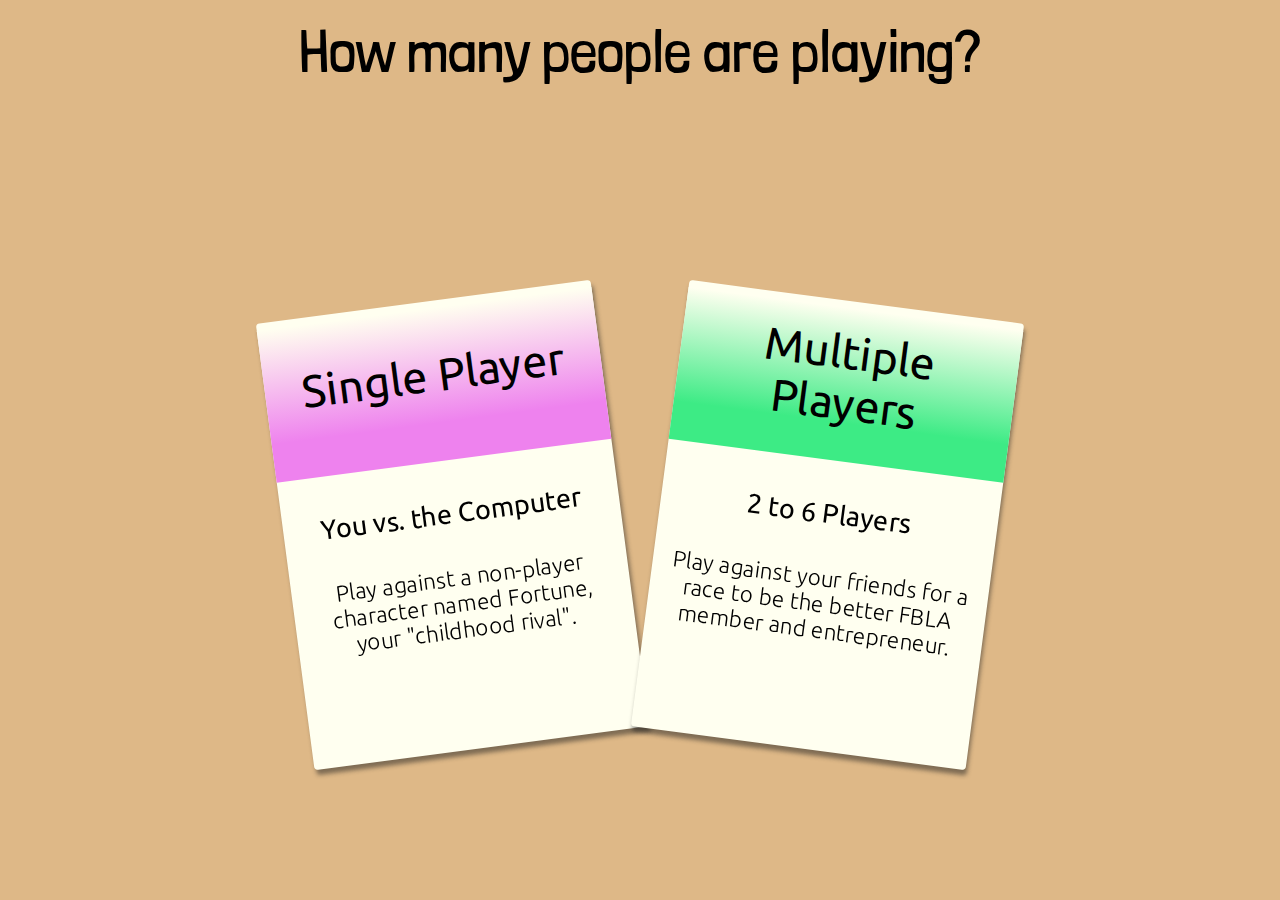
<file: index.html>
<!DOCTYPE html>
<html>

<head>
	<!-- Metadata -->
	<meta charset="utf-8">
	<meta name="viewport" content="width=device-width, initial scale=1">
	<meta name="author" content="Jessica Roginski">
	<!-- Meta keywords and description are not used here since this is just a landing page to choose which version they want to play -->
	
	<!-- Set webpage title -->
	<title>Vie &mdash; The Amazing Online Board Game</title>
	
	<!-- Base tag is not used since not all file share the same base URL -->

	<!-- CSS Files -->
	<link rel="stylesheet" href="assets/css/fonts/fonts.css"><!-- Font declarations for offline use -->
	<link rel="stylesheet" href="assets/css/game_design.css"><!-- Normal CSS file -->

	<!-- JavaScript Files -->
	<script src="assets/javascript/jquery.js"></script><!-- jQuery version 3.3.1 -->
	<script src="assets/javascript/innerworkings.js"></script>
</head>

<body id="startup">
	<h3>How many people are playing?</h3>
	<div id="single" class="card" onclick="play('singleplayer')" title="Click to play the single player version">
		<div id="heading">Single Player</div>
		<div id="text">
			<div id="name"><h1>You vs. the Computer</h1></div>
			<h2>Play against a non-player character named Fortune, your "childhood rival".</h2>
		</div>
	</div>
	<div id="multi" class="card" onclick="play('multiplayer')" title="Click to play the multiplayer version">
		<div id="heading" style="padding-top:20px;">Multiple<br>Players</div>
		<div id="text">
			<div id="name"><h1>2 to 6 Players</h1></div>
			<h2>Play against your friends for a race to be the better FBLA member and entrepreneur.</h2>
		</div>
	</div>
</body>

</html>
</file>
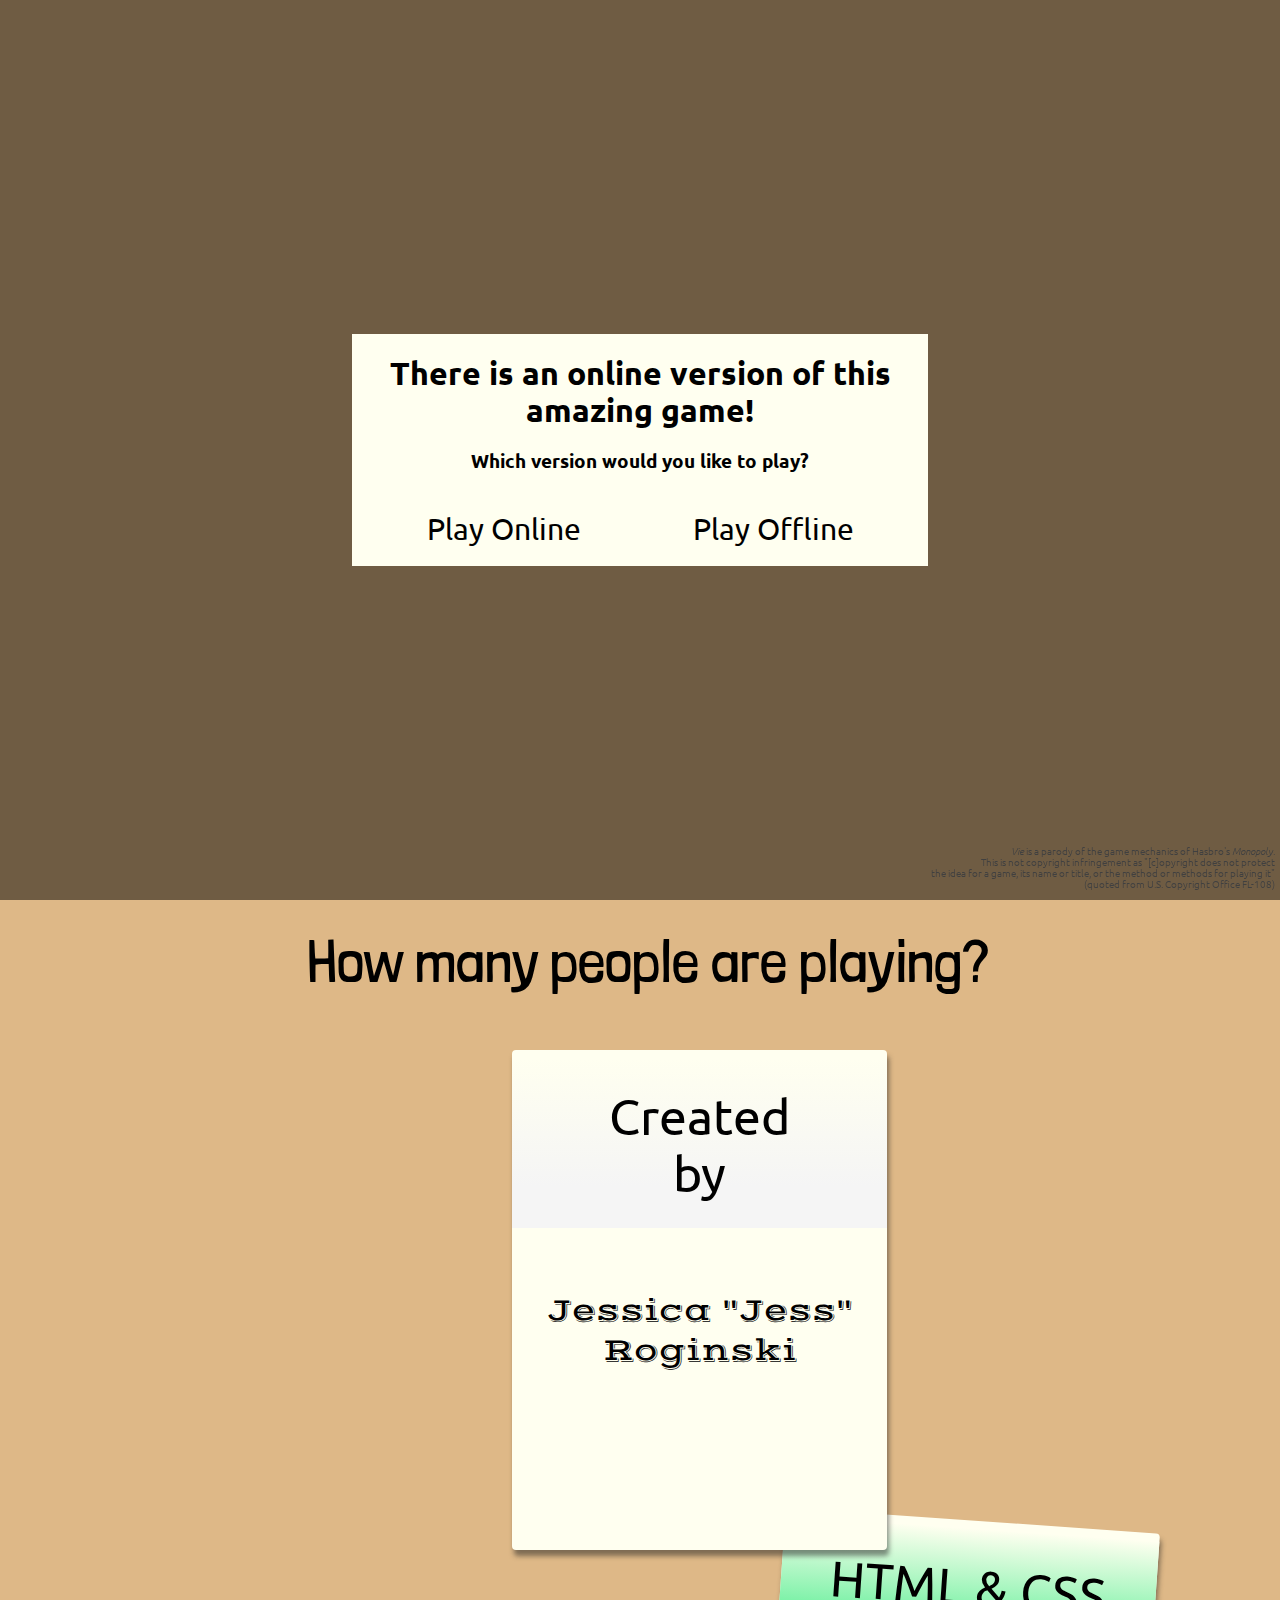
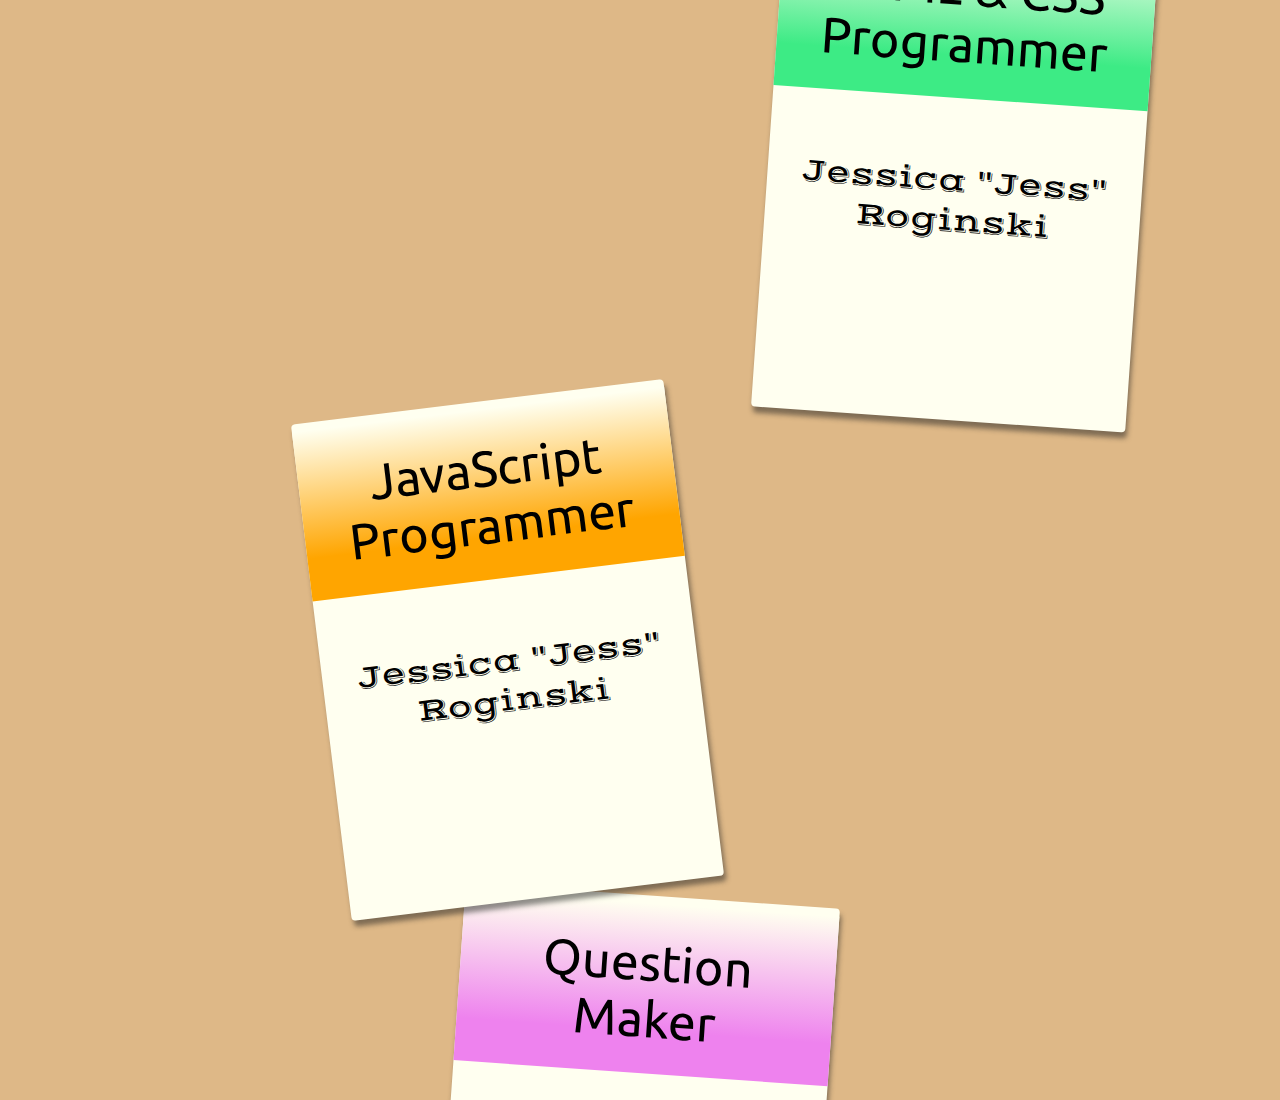
<file: versions/multiplayer.html>
<!DOCTYPE html>
<html>

<!--

                                                                            -+`                      
                                                                        ./syo                       
                                                                     `:oyyyy:                       
                                                                   -+syyyyyy`                       
                                                                ./syyyyyyyy+                        
                                                             `:osyyyyyyys/`                         
                                                          `-+syyyyyyys+-                            
                                                       `-+syyyyyyyy+:`                              
                               .:///-               `-+syyyyyyyyo:`                                 
                           .:+ssyyyyy            `-+syyyyyyyyo/.         .                          
                       `-/osyyyyyyyyo        `.:osyyyyyyyyo/.`        ./oo                          
                    .:+ssyyyyysossyyo    `.:+ssyyyyyyys+:.`        ./osyy:                          
                `.:osyyyyso/-.```.yys+++ossyyyyyyyyo+-`         ./osyyyyy`                          
  `...........-/osyyyyo+-``      .yyyyyyyyyyyyso+:.`        `./osyyyyyys/                           
  oyhhhhhhhyysyyyys+:.`          -yyyyyyyso+/-``         `-/osyyyyyys+-`                            
  hhhhhhhyyyyyyo/-`       `.-/+oosyyo+/:.``          `.:+syyyyyyyo/-`                               
 `hhhhyyyyyso/.`      `-/ossyyyyyyyo             `.:+osyyyyyyso/.`                                  
 -hyyyyyso/.`     `-/osyyyyssooosyy/        `.-/+osyyyyyyso+-`                                      
 :yyyso/.`     .:+syyyso+/-.````.oy+.``..-/+osyyyyyyyso+:.`                                         
 /so/.`    `./osyyyo+:.`         :yyssssyyyyyyyyyso+:.`                                             
 :.`    `-/osyyso/.`    `.       /yyyyyyyyyyso+/-.`                                                 
     `-+syyys+-.   `.:+sys       +yyyysoo+:-.`                                                      
  `:+syyyo+-`   `-+shhhhh-       .::-..`                                                            
-osyyso/-`  `./syhhhhhhhy                                                                           
+yys/-`  `-+shhhhhhhhhhh:                                                                           
o+-`  `-+yhhhhhhhhhhhhhh`                                                                           
`    `:////////////////-            ``..............`  `````````````     ........`         ``       
                                    .-ohhho//////+yh+ `.-yhhh+:::/oso/` `-/hhhh+:`        -sh-      
                                      ohhy        `h.   `yhhs      +hhy`   hhh:         `+hhho      
                                     -hhh-     `   -    +hhh.      +hhh.  -hhy         :s/shhh.     
                                     shho    `:/       -hhh/    ``/hhs:   shh/       .os. -hhh+     
                                    :hhh+//+osy`      `yhhh///+oyy+:.    .hhh`      /y/    shhh`    
                                   `hhh/....:h-       +hhh.   `.+hhs:    ohh+     .ss.`````:hhh/    
                                   +hhy     ./       .hhh/       +hhh:  `hhh.   `+y+////////hhhh`   
                                  .hhh-              yhhs        ohhh:  /hhs   -yo`         /hhh:   
                                  shho              +hhh.      `+hhy/   yhh- .oh/           `hhhy   
                               `.+hhh+.`         `-+hhhho/://+syo/-    :hhh-+hhy-.`  +`   .-/hhhho-.
                               .........          ```````````          shh/```````  oo    ``````````
                                                                      -hhh.      `:yh.              
                                                                    -+hhhhhysssyhhhho               

-->

<head>
	<!-- Metadata -->
	<meta charset="utf-8">
	<meta name="viewport" content="width=device-width, initial scale=1">
	<meta name="author" content="Jessica Roginski">
	<meta name="keywords" content="vie,vie the amazing online board game,fbla,board game,board games,monopoly,competition,computer game and simulation programming,apalachee,apalachee high school,apalachee hs,apalachee fbla">
	<meta name="description" content="You are an aspiring entrepreneur with dreams of having a business that so perfectly fits the American dream. The only problem? Your friends are doing the exact same thing! Using the knowledge you gained in Future Business Leaders of America and your high school business classes, nothing can stop you from creating a bigger and more successful business than your friends.">
	
	<!-- Set webpage title -->
	<title>Vie &mdash; The Amazing Online Board Game (Multiplayer)</title>
	
	<!-- The base URL for all relative files -->
	<base href="../assets/">

	<!-- CSS Files -->
	<link rel="stylesheet" href="css/fonts/fonts.css"><!-- Font declarations for offline use -->
	<link rel="stylesheet" href="css/game_design.css"><!-- Normal CSS file -->

	<!-- JavaScript Files -->
	<script src="javascript/jquery.js"></script><!-- jQuery version 3.3.1 -->
	<script src="javascript/innerworkings.js"></script>
	<script src="javascript/multiplayer/basic.js"></script><!-- Multiplayer only -->
	<script src="javascript/businessassets.js"></script>
	<script src="javascript/questions.js"></script>
</head>

<body>
	<div id="online">
		<div id="message">
			<h1>There is an online version of this amazing game!</h1>
			<h3>Which version would you like to play?</h3>
			
			<p style="text-align:center;"><button onclick="onlineversion_multiplayer()">Play Online<div id="aniunderline"></div></button><button onclick="dismiss()">Play Offline<div id="aniunderline"></div></button></p>
		</div>
	</div>
	
	<!-- Pop-ups to alert the player of environmental flaws that need to be fixed -->
		<div id="mobile" class="flaw">
			<div id="message">
				<div id="container">
					<h1>This game was built to be played on a computer.</h1>
					
					<p>
						If you are currently viewing this on a tablet or mobile device, please open this game on a computer to enjoy this game to the fullest!
					</p>
				</div>
			</div>
		</div>
		<div id="resize" class="flaw">
			<div id="message">
				<div id="container">
					<h1>This game was built to be played on a computer</h1>
					<h3>with a minimum screen width of 1280 pixels and height of 768 pixels.</h3>
					
					<p id="saywhat">
						Your computer has a screen width of <span id="swidth"></span> and a height of <span id="sheight"></span>.
						<br>
						You can either open this game on a computer with a larger screen size or you can go into your browser's settings and zoom out on the page to enjoy this game to the fullest!
					</p>
				</div>
			</div>
		</div>
		<noscript>
			<div id="nojs" class="flaw">
				<div id="message">
					<div id="container">
						<h1>This game was created using HTML, CSS, and JavaScript.</h1>
						<h3>Unfortunately, your browser either does not have scripts enabled or it does not support scripts.</h3>
						
						<p>
							Please enable scripts or open this game in a different browser to enjoy this game to the fullest!
						</p>
					</div>
				</div>
			</div>
		</noscript>
	
	<section id="titlescreen">
		<div id="gamebox">
			<div id="boxcover">
				<div id="front">
					<div id="designs">
						<div id="v"><div id="tuxleft"></div><div id="bow"></div><h1>V</h1><div id="tuxright"></div></div>
						<h1 style="display:inline-block; margin-left:-100px; color:#FFFFFF; z-index:2;">ie</h1>
					
						<div id="side">
							The amazing<br>online board<br>game where<br><span style="font-size:27px; font-weight:900; letter-spacing:2px;">capitalism</span><br>comes to life!
							<button id="startbtn" onclick="getthisgamestarted()">PLAY<div id="aniunderline"></div></button>
						</div>
					</div>
				</div>
				<div id="side1">
					<div id="information">
						<div id="description">
							<p>
								You are an aspiring entrepreneur with dreams of having a business that so perfectly fits the American dream.
							</p>
							<p>
								The only problem? Your friends are doing the exact same thing! Using the knowledge you gained in Future Business Leaders of America and your high school business classes, nothing can stop you from creating a bigger and more successful business than your friends.
							</p>
						</div>
						<div id="fakebarcode">fbla</div>
					</div>
				</div>
				<div id="side2"></div>
				<div id="shadow"></div>
			</div>
			<div id="pamphlet" onclick="instructions()">
				<div id="cover">
					<div id="designs">
						RULEBOOK
					</div>
				</div>
				<div id="page1" class="page"></div>
				<div id="page2" class="page"></div>
			</div>
			<button id="exitgame" onclick="end()">EXIT GAME<div id="aniunderline"></div></button>
		</div>
		
		<div id="choose">
			<div id="playernum">
				<h1 style="margin-top:25px; font-size:60px; text-align:center;">How many people are playing?</h1>
				<div id="dicecontainer">
					<button onclick="playernum('2')" title="2 players are playing">
						<div class="dice">
							<div class="two"><div id="top" class="dot"></div><div id="bottom" class="dot"></div></div>
						</div>
						<div id="num">2 players</div>
					</button>
					<button onclick="playernum('3')" title="3 players are playing">
						<div class="dice">
							<div class="three"><div id="top" class="dot"></div><div id="center" class="dot"></div><div id="bottom" class="dot"></div></div>
						</div>
						<div id="num">3 players</div>
					</button>
					<button onclick="playernum('4')" title="4 players are playing">
						<div class="dice">
							<div class="four"><div class="dot"></div><div class="dot"></div><div class="dot"></div><div class="dot"></div></div>
						</div>
						<div id="num">4 players</div>
					</button>
					<button onclick="playernum('5')" title="5 players are playing">
						<div class="dice">
							<div class="five"><div class="dot"></div><div class="dot"></div><div id="center" class="dot"></div><div class="dot"></div><div class="dot"></div></div>
						</div>
						<div id="num">5 players</div>
					</button>
					<button onclick="playernum('6')" title="6 players are playing">
						<div class="dice">
							<div class="six"><div class="dot"></div><div class="dot"></div><div class="dot"></div><div class="dot"></div><div class="dot"></div><div class="dot"></div></div>
						</div>
						<div id="num">6 players</div>
					</button>
				</div>
				<div style="width:100%; position:absolute; bottom:75px;"><h3 style="font-family:Ubuntu; font-weight:100; text-align:center;">If there are more people that want to play, try playing in groups.</h3></div>
			</div>
			<div id="difficulty">
				<h1 style="margin-top:25px; font-size:60px; text-align:center;">Agree on a starting difficulty</h1>
				
				<div id="cardcontainer">
					<div id="easy" class="card" onclick="set('easy')" title="Click to start with the easy difficulty">
						<div id="heading">Easy</div>
						<div id="text">
							<div id="name"><h1>Recommended for FBLA members that still have a lot to learn</h1></div>
							<h2>Start here if you want to play the full game, which will go though all of the question difficulties. This setting is the longest.</h2>
						</div>
					</div>
					<div id="medium" class="card" onclick="set('medium')" title="Click to start with the medium difficulty">
						<div id="heading">Medium</div>
						<div id="text">
							<div id="name"><h1>Recommended for members that know a fair amount about FBLA</h1></div>
							<h2>Start here if you want to play the some of the game, going though only the medium and hard question.</h2>
						</div>
					</div>
					<div id="hard" class="card" onclick="set('hard')" title="Click to start with the hard difficulty">
						<div id="heading">Hard</div>
						<div id="text">
							<div id="name"><h1>Recommended for members who are a walking FBLA encyclopedia</h1></div>
							<h2>Play only if you are super confident in your FBLA knowledge and will go through only the hard questions. This setting is the shortest.</h2>
						</div>
					</div>
					
					<p style="text-align:center;"><button id="continue" class="diffcont" onmouseover="document.getElementById('diffprompt').style.opacity='1';">
						<div id="container">Continue<br>&nbsp;<sup><sup>with&nbsp;&nbsp;</sup></sup><span id="difftype" class="type">EASY</span></div>
						<div id="diffprompt" class="prompt">&#10095;</div>
					</button></p>
				</div>
			</div>
			
			<div id="pawncolor">
				<h1 style="margin:0; margin-top:15px; font-size:60px; text-align:center;"><span id="callby">Player 1</span>,<br>choose your nickname and pawn color</h1>
				
				<form id="playernickname">
					Nickname: <input id="nickname" type="text" name="nickname" maxlength="25" size="25"><!-- Max number of characters: 25 -->
				</form>
				
				<div id="pawncontainer">
					<button id="redpawn" style="top:60px;" onclick="setplayeroptions('red', '#FF3C1A', '#CC1F00')" title="Click to play with the red pawn"><div id="red" class="gamepiece">
						<div id="blub"></div>
						<div id="collar"><div id="shadow"></div></div>
						<div id="neck"></div>
						<div id="shade"></div>
						<div id="topbase"></div>
						<div id="bottombase"></div>
					</div></button>
					<button id="orangepawn" style="top:20px;" onclick="setplayeroptions('orange', '#FFA500', '#FF8C00')" title="Click to play with the orange pawn"><div id="orange" class="gamepiece">
						<div id="blub"></div>
						<div id="collar"><div id="shadow"></div></div>
						<div id="neck"></div>
						<div id="shade"></div>
						<div id="topbase"></div>
						<div id="bottombase"></div>
					</div></button>
					<button id="yellowpawn" onclick="setplayeroptions('yellow', '#FFD700', '#DAA520')" title="Click to play with the yellow pawn"><div id="yellow" class="gamepiece">
						<div id="blub"></div>
						<div id="collar"><div id="shadow"></div></div>
						<div id="neck"></div>
						<div id="shade"></div>
						<div id="topbase"></div>
						<div id="bottombase"></div>
					</div></button>
					<button id="greenpawn" onclick="setplayeroptions('green', '#ACE600', '#91C216')" title="Click to play with the green pawn"><div id="green" class="gamepiece">
						<div id="blub"></div>
						<div id="collar"><div id="shadow"></div></div>
						<div id="neck"></div>
						<div id="shade"></div>
						<div id="topbase"></div>
						<div id="bottombase"></div>
					</div></button>
					<button id="bluepawn" style="top:20px;" onclick="setplayeroptions('blue', '#00BFFF', '#0086B3')" title="Click to play with the blue pawn"><div id="blue" class="gamepiece">
						<div id="blub"></div>
						<div id="collar"><div id="shadow"></div></div>
						<div id="neck"></div>
						<div id="shade"></div>
						<div id="topbase"></div>
						<div id="bottombase"></div>
					</div></button>
					<button id="violetpawn" style="top:60px;" onclick="setplayeroptions('violet', '#ED78ED', '#D55DD1')" title="Click to play with the violet pawn"><div id="violet" class="gamepiece">
						<div id="blub"></div>
						<div id="collar"><div id="shadow"></div></div>
						<div id="neck"></div>
						<div id="shade"></div>
						<div id="topbase"></div>
						<div id="bottombase"></div>
					</div></button>
					
					<p id="hideme" style="margin-top:45px; text-align:center;"><button id="continue" class="colorcont" onclick="playeroptions()">
						<div id="container">Continue<br>&nbsp;<sup><sup>with&nbsp;&nbsp;</sup></sup><span id="colortype" class="type"></span></div>
						<div id="colorprompt" class="prompt">&#10095;</div>
					</button></p>
				</div>
			</div>
		</div>
		
		<div id="disclaimer"><h6><em>Vie</em> is a parody of the game mechanics of Hasbro's <em>Monopoly</em>.<br>This is not copyright infringement as "[c]opyright does not protect<br>the idea for a game, its name or title, or the method or methods for playing it"<br>(quoted from <a href="https://www.copyright.gov/fls/fl108.pdf">U.S. Copyright Office FL-108</a>)</h6></div>
	</section>
	
	<section id="game">
		<!-- Current player header -->
		<div id="playerheading"><span id="playerheader"></span></div>
		
		<!-- Identify the order that the players will play in -->
		<div id="turnorder">
			<p>Here's the order that you will play in:</p>
			<ol id="ordering"></ol>
		</div>
		
		<!-- Identify whose turn it is -->
		<div id="turnidentifier">
			<button>
				It's<br><span id="user"></span><br>turn!
			</button>
		</div>
		
		<!-- Game Board -->
		<div id="board">
			<!-- Game Pieces -->
			<div id="player1" class="gamepiece" title="Player 1's game piece">
				<div id="blub"></div>
				<div id="collar"><div id="shadow"></div></div>
				<div id="neck"></div>
				<div id="shade"></div>
				<div id="topbase"></div>
				<div id="bottombase"></div>
			</div>
			<div id="player2" class="gamepiece" title="Player 2's game piece">
				<div id="blub"></div>
				<div id="collar"><div id="shadow"></div></div>
				<div id="neck"></div>
				<div id="shade"></div>
				<div id="topbase"></div>
				<div id="bottombase"></div>
			</div>
			<div id="player3" class="gamepiece" title="Player 3's game piece">
				<div id="blub"></div>
				<div id="collar"><div id="shadow"></div></div>
				<div id="neck"></div>
				<div id="shade"></div>
				<div id="topbase"></div>
				<div id="bottombase"></div>
			</div>
			<div id="player4" class="gamepiece" title="Player 4's game piece">
				<div id="blub"></div>
				<div id="collar"><div id="shadow"></div></div>
				<div id="neck"></div>
				<div id="shade"></div>
				<div id="topbase"></div>
				<div id="bottombase"></div>
			</div>
			<div id="player5" class="gamepiece" title="Player 5's game piece">
				<div id="blub"></div>
				<div id="collar"><div id="shadow"></div></div>
				<div id="neck"></div>
				<div id="shade"></div>
				<div id="topbase"></div>
				<div id="bottombase"></div>
			</div>
			<div id="player6" class="gamepiece" title="Player 6's game piece">
				<div id="blub"></div>
				<div id="collar"><div id="shadow"></div></div>
				<div id="neck"></div>
				<div id="shade"></div>
				<div id="topbase"></div>
				<div id="bottombase"></div>
			</div>
			
			<!-- Middle of Board -->
			<div id="middle">
				<div id="name"><div id="container">
					<div id="v" style="display:inline-block; -ms-filter:invert(100%); -webkit-filter:invert(100%); -moz-filter:invert(100%); -o-filter:invert(100%); filter:invert(100%):none;"><div id="tuxleft"></div><div id="bow"></div><h1>V</h1><div id="tuxright"></div></div>
					<h1 style="display:inline-block; margin-left:-100px; color:#000; font-family:Londrina Solid; font-size:130px; font-weight:300; z-index:2;">ie</h1>
				</div></div>
			</div>
			
			<!-- Game Spaces -->
			<!-- Position 1 -->
			<div id="go" class="corner">
				<div id="text"><sub style="font-size:250px;">G</sub><span style="text-decoration:underline;">o</span></div>
				<div id="arrow">
					<div id="arrowhead"></div>
					<div id="shaft"><div id="upper" class="feathers">&nbsp;|&nbsp;|&nbsp;|&nbsp;|&nbsp;|&nbsp;|</div><div id="lower" class="feathers">&nbsp;&nbsp;|&nbsp;|&nbsp;|&nbsp;|&nbsp;|&nbsp;|</div></div>
				</div>
			</div>
			
			<div id="bottom" class="side">
				<!-- Position 2 -->
				<div id="red1" class="space">
					<div id="ownerid">
						<div id="base" class="marker"></div>
						<div id="u1" class="marker"></div>
						<div id="u2" class="marker"></div>
						<div id="u3" class="marker"></div>
						<div id="u4" class="marker"></div>
						<div id="u5" class="marker"></div>
					</div>
					<div id="text">Lower Priced Product</div>
				</div>
				<!-- Position 3 -->
				<div id="red2" class="space">
					<div id="ownerid">
						<div id="base" class="marker"></div>
						<div id="u1" class="marker"></div>
						<div id="u2" class="marker"></div>
						<div id="u3" class="marker"></div>
						<div id="u4" class="marker"></div>
						<div id="u5" class="marker"></div>
					</div>
					<div id="text">Give-Aways</div>
				</div>
				<!-- Position 4 -->
				<div id="red3" class="space">
					<div id="ownerid">
						<div id="base" class="marker"></div>
						<div id="u1" class="marker"></div>
						<div id="u2" class="marker"></div>
						<div id="u3" class="marker"></div>
						<div id="u4" class="marker"></div>
						<div id="u5" class="marker"></div>
					</div>
					<div id="text">Coupons</div>
				</div>
				<!-- Position 5 -->
				<div id="marketing1" class="marketing space">
					<div id="ownerid">
						<div id="base" class="marker"></div>
					</div>
					<div id="text">
						<div id="container">ad</div>&nbsp;vertising
					</div>
				</div>
				<!-- Position 6 -->
				<div id="orange1" class="space">
					<div id="ownerid">
						<div id="base" class="marker"></div>
						<div id="u1" class="marker"></div>
						<div id="u2" class="marker"></div>
						<div id="u3" class="marker"></div>
						<div id="u4" class="marker"></div>
						<div id="u5" class="marker"></div>
					</div>
					<div id="text">Website</div>
				</div>
				<!-- Position 7 -->
				<div id="orange2" class="space">
					<div id="ownerid">
						<div id="base" class="marker"></div>
						<div id="u1" class="marker"></div>
						<div id="u2" class="marker"></div>
						<div id="u3" class="marker"></div>
						<div id="u4" class="marker"></div>
						<div id="u5" class="marker"></div>
					</div>
					<div id="text">Social Media</div>
				</div>
				<!-- Position 8 -->
				<div id="orange3" class="space">
					<div id="ownerid">
						<div id="base" class="marker"></div>
						<div id="u1" class="marker"></div>
						<div id="u2" class="marker"></div>
						<div id="u3" class="marker"></div>
						<div id="u4" class="marker"></div>
						<div id="u5" class="marker"></div>
					</div>
					<div id="text">Online Database</div>
				</div>
			</div>
			
			<!-- Position 9 -->
			<div id="jail" class="corner">
				<div id="text" class="vertical">JUST</div><div id="text" class="horizontal">VISITING</div>
				<div id="notvisiting">
					<div id="text">JAIL</div>
					<div id="barred"></div><div id="barred"></div><div id="barred"></div><div id="barred"></div>
				</div>
			</div>
			
			<div id="left" class="side">
				<!-- Position 10 -->
				<div id="yellow1" class="space">
					<div id="ownerid">
						<div id="base" class="marker"></div>
						<div id="u1" class="marker"></div>
						<div id="u2" class="marker"></div>
						<div id="u3" class="marker"></div>
						<div id="u4" class="marker"></div>
						<div id="u5" class="marker"></div>
					</div>
					<div id="text">Full-Time Employees</div>
				</div>
				<!-- Position 11 -->
				<div id="grant" class="space">
					<div id="text">
						+&nbsp;$<span id="val1" style="margin-left:7px;"></span>
					</div>
				</div>
				<!-- Position 12 -->
				<div id="yellow2" class="space">
					<div id="ownerid">
						<div id="base" class="marker"></div>
						<div id="u1" class="marker"></div>
						<div id="u2" class="marker"></div>
						<div id="u3" class="marker"></div>
						<div id="u4" class="marker"></div>
						<div id="u5" class="marker"></div>
					</div>
					<div id="text">Part-Time Employees</div>
				</div>
				<!-- Position 13 -->
				<div id="marketing2" class="marketing space">
					<div id="ownerid">
						<div id="base" class="marker"></div>
					</div>
					<div id="text">
						<div id="container">ad</div>&nbsp;vertising
					</div>
				</div>
				<!-- Position 14 -->
				<div id="lime1" class="space">
					<div id="ownerid">
						<div id="base" class="marker"></div>
						<div id="u1" class="marker"></div>
						<div id="u2" class="marker"></div>
						<div id="u3" class="marker"></div>
						<div id="u4" class="marker"></div>
						<div id="u5" class="marker"></div>
					</div>
					<div id="text">Chicago Office</div>
				</div>
				<!-- Position 15 -->
				<div id="lime2" class="space">
					<div id="ownerid">
						<div id="base" class="marker"></div>
						<div id="u1" class="marker"></div>
						<div id="u2" class="marker"></div>
						<div id="u3" class="marker"></div>
						<div id="u4" class="marker"></div>
						<div id="u5" class="marker"></div>
					</div>
					<div id="text">Silicon Valley Office</div>
				</div>
				<!-- Position 16 -->
				<div id="lime3" class="space">
					<div id="ownerid">
						<div id="base" class="marker"></div>
						<div id="u1" class="marker"></div>
						<div id="u2" class="marker"></div>
						<div id="u3" class="marker"></div>
						<div id="u4" class="marker"></div>
						<div id="u5" class="marker"></div>
					</div>
					<div id="text">New York City Office</div>
				</div>
			</div>
			
			<!-- Position 17 -->
			<div id="holiday" class="corner"><div id="text"><sub style="font-size:150px;">H</sub><u>olida</u>y</div></div>
			
			<div id="top" class="side">
				<!-- Position 18 -->
				<div id="green1" class="space">
					<div id="ownerid">
						<div id="base" class="marker"></div>
						<div id="u1" class="marker"></div>
						<div id="u2" class="marker"></div>
						<div id="u3" class="marker"></div>
						<div id="u4" class="marker"></div>
						<div id="u5" class="marker"></div>
					</div>
					<div id="text">European Plant</div>
				</div>
				<!-- Position 19 -->
				<div id="green2" class="space">
					<div id="ownerid">
						<div id="base" class="marker"></div>
						<div id="u1" class="marker"></div>
						<div id="u2" class="marker"></div>
						<div id="u3" class="marker"></div>
						<div id="u4" class="marker"></div>
						<div id="u5" class="marker"></div>
					</div>
					<div id="text">Amercian Plant</div>
				</div>
				<!-- Position 20 -->
				<div id="green3" class="space">
					<div id="ownerid">
						<div id="base" class="marker"></div>
						<div id="u1" class="marker"></div>
						<div id="u2" class="marker"></div>
						<div id="u3" class="marker"></div>
						<div id="u4" class="marker"></div>
						<div id="u5" class="marker"></div>
					</div>
					<div id="text">Asian Plant</div>
				</div>
				<!-- Position 21 -->
				<div id="marketing3" class="marketing space">
					<div id="ownerid">
						<div id="base" class="marker"></div>
					</div>
					<div id="text">
						<div id="container">ad</div>&nbsp;vertising
					</div>
				</div>
				<!-- Position 22 -->
				<div id="turquoise1" class="space">
					<div id="ownerid">
						<div id="base" class="marker"></div>
						<div id="u1" class="marker"></div>
						<div id="u2" class="marker"></div>
						<div id="u3" class="marker"></div>
						<div id="u4" class="marker"></div>
						<div id="u5" class="marker"></div>
					</div>
					<div id="text">Workers' Compensation</div>
				</div>
				<!-- Position 23 -->
				<div id="turquoise2" class="space">
					<div id="ownerid">
						<div id="base" class="marker"></div>
						<div id="u1" class="marker"></div>
						<div id="u2" class="marker"></div>
						<div id="u3" class="marker"></div>
						<div id="u4" class="marker"></div>
						<div id="u5" class="marker"></div>
					</div>
					<div id="text">Product Liability Insurance</div>
				</div>
				<!-- Position 24 -->
				<div id="turquoise3" class="space">
					<div id="ownerid">
						<div id="base" class="marker"></div>
						<div id="u1" class="marker"></div>
						<div id="u2" class="marker"></div>
						<div id="u3" class="marker"></div>
						<div id="u4" class="marker"></div>
						<div id="u5" class="marker"></div>
					</div>
					<div id="text">Business Interruption Insurance</div>
				</div>
			</div>
			
			<div id="goto" class="corner"><div id="text"><sub style="font-size:150px;">G</sub><u>o to</u><br><span style="font-size:100px;">JAIL</span></div></div><!-- Position 25 -->
			
			<div id="right" class="side">
				<!-- Position 26 -->
				<div id="blue1" class="space">
					<div id="ownerid">
						<div id="base" class="marker"></div>
						<div id="u1" class="marker"></div>
						<div id="u2" class="marker"></div>
						<div id="u3" class="marker"></div>
						<div id="u4" class="marker"></div>
						<div id="u5" class="marker"></div>
					</div>
					<div id="text">Venture Capitalists</div>
				</div>
				<!-- Position 27 -->
				<div id="blue2" class="space">
					<div id="ownerid">
						<div id="base" class="marker"></div>
						<div id="u1" class="marker"></div>
						<div id="u2" class="marker"></div>
						<div id="u3" class="marker"></div>
						<div id="u4" class="marker"></div>
						<div id="u5" class="marker"></div>
					</div>
					<div id="text">Angel Investors</div>
				</div>
				<!-- Position 28 -->
				<div id="blue3" class="space">
					<div id="ownerid">
						<div id="base" class="marker"></div>
						<div id="u1" class="marker"></div>
						<div id="u2" class="marker"></div>
						<div id="u3" class="marker"></div>
						<div id="u4" class="marker"></div>
						<div id="u5" class="marker"></div>
					</div>
					<div id="text">Personal Investors</div>
				</div>
				<!-- Position 29 -->
				<div id="marketing4" class="marketing space">
					<div id="ownerid">
						<div id="base" class="marker"></div>
					</div>
					<div id="text">
						<div id="container">ad</div>&nbsp;vertising
					</div>
				</div>
				<!-- Position 30 -->
				<div id="violet1" class="space">
					<div id="ownerid">
						<div id="base" class="marker"></div>
						<div id="u1" class="marker"></div>
						<div id="u2" class="marker"></div>
						<div id="u3" class="marker"></div>
						<div id="u4" class="marker"></div>
						<div id="u5" class="marker"></div>
					</div>
					<div id="text">Sell Online</div>
				</div>
				<!-- Position 31 -->
				<div id="grant" class="space">
					<div id="text">
						+&nbsp;$<span id="val2" style="margin-left:7px;"></span>
					</div>
				</div>
				<!-- Position 32 -->
				<div id="violet2" class="space">
					<div id="ownerid">
						<div id="base" class="marker"></div>
						<div id="u1" class="marker"></div>
						<div id="u2" class="marker"></div>
						<div id="u3" class="marker"></div>
						<div id="u4" class="marker"></div>
						<div id="u5" class="marker"></div>
					</div>
					<div id="text">Sell in Retail Stores</div>
				</div>
			</div>
		</div>
		
		<!-- Dice (each six-sided) -->
		<div id="first" class="dice">
			<div class="one" id="f1"><div id="center" class="dot"></div></div>
			<div class="two" id="f2"><div id="top" class="dot"></div><div id="bottom" class="dot"></div></div>
			<div class="three" id="f3"><div id="top" class="dot"></div><div id="center" class="dot"></div><div id="bottom" class="dot"></div></div>
			<div class="four" id="f4"><div class="dot"></div><div class="dot"></div><div class="dot"></div><div class="dot"></div></div>
			<div class="five" id="f5"><div class="dot"></div><div class="dot"></div><div id="center" class="dot"></div><div class="dot"></div><div class="dot"></div></div>
			<div class="six" id="f6"><div class="dot"></div><div class="dot"></div><div class="dot"></div><div class="dot"></div><div class="dot"></div><div class="dot"></div></div>
		</div>
		<div id="second" class="dice">
			<div class="one" id="s1"><div id="center" class="dot"></div></div>
			<div class="two" id="s2"><div id="top" class="dot"></div><div id="bottom" class="dot"></div></div>
			<div class="three" id="s3"><div id="top" class="dot"></div><div id="center" class="dot"></div><div id="bottom" class="dot"></div></div>
			<div class="four" id="s4"><div class="dot"></div><div class="dot"></div><div class="dot"></div><div class="dot"></div></div>
			<div class="five" id="s5"><div class="dot"></div><div class="dot"></div><div id="center" class="dot"></div><div class="dot"></div><div class="dot"></div></div>
			<div class="six" id="s6"><div class="dot"></div><div class="dot"></div><div class="dot"></div><div class="dot"></div><div class="dot"></div><div class="dot"></div></div>
		</div>
		
		<!-- Question Card -->
		<div id="card"><div id="container">
			<!-- Question Side -->
			<div id="questionside">
				<div id="identifierbar">
					<h3>Question #<span id="qnum"></span> of <span id="total">85</span></h3>
					<h3 id="qtopic" style="margin-top:-20px; padding-right:300px; text-align:right;"></h3>
				</div>
				
				<!-- Normal Question -->
				<div id="normq">
					<div id="normqcontainer"><h1 id="qofnorm"></h1></div>
						<div id="answercontainer">
							<div class="choicebtn left" id="luabtn"><div class="letterchoice">A<span style="font-size:25px; font-weight:900;">.</span></div><div class="fullchoice" id="lua"></div></div><!-- Left Upper Answer (A.) -->
							<div class="choicebtn right" id="ruabtn"><div class="letterchoice">C<span style="font-size:25px; font-weight:900;">.</span></div><div class="fullchoice" id="rua"></div></div><!-- Right Upper Answer (C.) -->
							<div class="choicebtn left" id="llabtn"><div class="letterchoice">B<span style="font-size:25px; font-weight:900;">.</span></div><div class="fullchoice" id="lla"></div></div><!-- Left Lower Answer (B.) -->
							<div class="choicebtn right" id="rlabtn"><div class="letterchoice">D<span style="font-size:25px; font-weight:900;">.</span></div><div class="fullchoice" id="rla"></div></div><!-- Right Lower Answer (D.) -->
						</div>
				</div>
				<!-- True or False Question -->
				<div id="tfq">
					<h1>True or False:</h1>
					<div id="tfqcontainer"><h2 id="qoftf"></h2></div>
						<div id="answercontainer">
							<div class="choicebtn left" id="tabtn">True</div><!-- True Answer -->
							<div class="choicebtn right" id="fabtn">False</div><!-- False Answer -->
						</div>
				</div>
				<!-- What is Described Below Question (Mixed Layout) -->
				<div id="mixedq">
					<h1>What <span id="qdescriptor"></span> is being described below?</h1>
					<div id="mixedqcontainer"><h2 id="qofmixed"></h2></div>
						<div id="answercontainer">
							<div class="choicebtn left" id="mixedluabtn"><div class="letterchoice">A<span style="font-size:25px; font-weight:900;">.</span></div><div class="fullchoice" id="mixedlua"></div></div><!-- Left Upper Answer (A.) -->
							<div class="choicebtn right" id="mixedruabtn"><div class="letterchoice">C<span style="font-size:25px; font-weight:900;">.</span></div><div class="fullchoice" id="mixedrua"></div></div><!-- Right Upper Answer (C.) -->
							<div class="choicebtn left" id="mixedllabtn"><div class="letterchoice">B<span style="font-size:25px; font-weight:900;">.</span></div><div class="fullchoice" id="mixedlla"></div></div><!-- Left Lower Answer (B.) -->
							<div class="choicebtn right" id="mixedrlabtn"><div class="letterchoice">D<span style="font-size:25px; font-weight:900;">.</span></div><div class="fullchoice" id="mixedrla"></div></div><!-- Right Lower Answer (D.) -->
						</div>
				</div>
			</div>
			<!-- Identifier Side -->
			<div id="identifierside">
				<!-- Correct -->
				<div id="correct">
					<div id="identification">
						<h1><span style="font-size:100px;"><strong>&#10003;</strong></span><br><br>CORRECT</h1>
					</div>
				</div>
				<!-- Incorrect -->
				<div id="incorrect">
					<div id="identification">
						<h1><span style="font-size:100px;"><strong>&#10007;</strong></span><br><br>INCORRECT</h1>
						<h6 style="color:#730000; text-shadow:none;">The correct answer was <span id="correctletter"></span><span id="multionly"><br>"<span id="correctextended"></span>"</span></h6>
					</div>
				</div>
			</div>
		</div></div>
		<!-- Asset owner -->
		<div id="ownerpaper">
			<h1 id="ownername"></h1>
			<h2>own<span id="grammer">s</span> this space</h2>
		</div>
		
		<!-- Show the player how much money they have earned/lost -->
		<div id="earnings">
			<div id="moneypaper">
				<h1>$<span id="money-count1" style="padding-left:8px;">1,500</span><sup style="padding-left:3px; font-size:32px; letter-spacing:3px;">.<span style="letter-spacing:2px; font-weight:900;">00</span></sup></h1>
			</div>
			<div id="hiding">
				<div id="earningspaper">
					<h1><span id="gain-loss"></span>&nbsp;$<span id="earning-count" style="padding-left:8px;">10,000</span><sup style="padding-left:3px; font-size:32px; letter-spacing:3px;">.<span style="letter-spacing:2px; font-weight:900;">00</span></sup></h1>
					<h2 id="payinganother"><span id="calling"></span>&nbsp;was paid&nbsp;<span id="topay-money">$<span id="topay-count" style="padding-left:4px;"></span><sup style="padding-left:3px; font-size:15px; letter-spacing:3px;">.<span style="letter-spacing:2px;">00</span></sup></span></h2>
				</div>
			</div>
		</div>
		<!-- Asset cards (these are the ones the player can buy) -->
		<div id="tobuy">
			<!-- Position 2 -->
			<div id="buy02" class="assetcard">
				<div id="red" class="heading"></div>
				<div id="text">
					<div id="name"><h1>Lower Priced Product</h1></div>
					<h2>Cost to Buy: <span id="money">$<span id="cost">60</span></span></h2>
					
					<h2>Rent: <span id="money">$<span id="rent">4</span></span></h2>
					
					<button id="buythis" onclick="buy(assets.position02, 'buy02', 'rent02', 'newrent02', 'red1')">Buy<div id="aniunderline"></div></button><button id="pass" onclick="pass('buy02')">Pass<div id="aniunderline"></div></button>
				</div>
			</div>
			<!-- Position 3 -->
			<div id="buy03" class="assetcard">
				<div id="red" class="heading"></div>
				<div id="text">
					<div id="name"><h1>Give-Aways</h1></div>
					<h2>Cost to Buy: <span id="money">$<span id="cost">60</span></span></h2>
					
					<h2>Rent: <span id="money">$<span id="rent">2</span></span></h2>
					
					<button id="buythis" onclick="buy(assets.position03, 'buy03', 'rent03', 'newrent03', 'red2')">Buy<div id="aniunderline"></div></button><button id="pass" onclick="pass('buy03')">Pass<div id="aniunderline"></div></button>
				</div>
			</div>
			<!-- Position 4 -->
			<div id="buy04" class="assetcard">
				<div id="red" class="heading"></div>
				<div id="text">
					<div id="name"><h1>Coupons</h1></div>
					<h2>Cost to Buy: <span id="money">$<span id="cost">60</span></span></h2>
					
					<h2>Rent: <span id="money">$<span id="rent">2</span></span></h2>
					
					<button id="buythis" onclick="buy(assets.position04, 'buy04', 'rent04', 'newrent04', 'red3')">Buy<div id="aniunderline"></div></button><button id="pass" onclick="pass('buy04')">Pass<div id="aniunderline"></div></button>
				</div>
			</div>
			<!-- Position 5 -->
			<div id="buy05" class="assetcard">
				<div id="marketing" class="heading">
					<span id="bordering">ad</span>&nbsp;vertising
				</div>
				<div id="text">
					<div id="name"><h1>Online Ads</h1></div>
					<h2>Cost to Buy: <span id="money">$<span id="cost">200</span></span></h2>
					
					<h2>Rent: <span id="money">$<span id="rent05">25</span></span></h2>
					
					<button id="buythis" onclick="buy_ad(assets.position05, 'buy05', 'marketing1')">Buy<div id="aniunderline"></div></button><button id="pass" onclick="pass('buy05')">Pass<div id="aniunderline"></div></button>
				</div>
			</div>
			<!-- Position 6 -->
			<div id="buy06" class="assetcard">
				<div id="orange" class="heading"></div>
				<div id="text">
					<div id="name"><h1>Website</h1></div>
					<h2>Cost to Buy: <span id="money">$<span id="cost">100</span></span></h2>
					
					<h2>Rent: <span id="money">$<span id="rent">6</span></span></h2>
					
					<button id="buythis" onclick="buy(assets.position06, 'buy06', 'rent06', 'newrent06', 'orange1')">Buy<div id="aniunderline"></div></button><button id="pass" onclick="pass('buy06')">Pass<div id="aniunderline"></div></button>
				</div>
			</div>
			<!-- Position 7 -->
			<div id="buy07" class="assetcard">
				<div id="orange" class="heading"></div>
				<div id="text">
					<div id="name"><h1>Social Media</h1></div>
					<h2>Cost to Buy: <span id="money">$<span id="cost">100</span></span></h2>
					
					<h2>Rent: <span id="money">$<span id="rent">6</span></span></h2>
					
					<button id="buythis" onclick="buy(assets.position07, 'buy07', 'rent07', 'newrent07', 'orange2')">Buy<div id="aniunderline"></div></button><button id="pass" onclick="pass('buy07')">Pass<div id="aniunderline"></div></button>
				</div>
			</div>
			<!-- Position 8 -->
			<div id="buy08" class="assetcard">
				<div id="orange" class="heading"></div>
				<div id="text">
					<div id="name"><h1>Online Database</h1></div>
					<h2>Cost to Buy: <span id="money">$<span id="cost">120</span></span></h2>
					
					<h2>Rent: <span id="money">$<span id="rent">8</span></span></h2>
					
					<button id="buythis" onclick="buy(assets.position08, 'buy08', 'rent08', 'newrent08', 'orange3')">Buy<div id="aniunderline"></div></button><button id="pass" onclick="pass('buy08')">Pass<div id="aniunderline"></div></button>
				</div>
			</div>
			<!-- Position 10 -->
			<div id="buy10" class="assetcard">
				<div id="yellow" class="heading"></div>
				<div id="text">
					<div id="name"><h1>Full-Time Employees</h1></div>
					<h2>Cost to Buy: <span id="money">$<span id="cost">160</span></span></h2>
					
					<h2>Rent: <span id="money">$<span id="rent">12</span></span></h2>
					
					<button id="buythis" onclick="buy(assets.position10, 'buy10', 'rent10', 'newrent10', 'yellow1')">Buy<div id="aniunderline"></div></button><button id="pass" onclick="pass('buy10')">Pass<div id="aniunderline"></div></button>
				</div>
			</div>
			<!-- Position 12 -->
			<div id="buy12" class="assetcard">
				<div id="yellow" class="heading"></div>
				<div id="text">
					<div id="name"><h1>Part-Time Employees</h1></div>
					<h2>Cost to Buy: <span id="money">$<span id="cost">140</span></span></h2>
					
					<h2>Rent: <span id="money">$<span id="rent">10</span></span></h2>
					
					<button id="buythis" onclick="buy(assets.position12, 'buy12', 'rent12', 'newrent12', 'yellow2')">Buy<div id="aniunderline"></div></button><button id="pass" onclick="pass('buy12')">Pass<div id="aniunderline"></div></button>
				</div>
			</div>
			<!-- Position 13 -->
			<div id="buy13" class="assetcard">
				<div id="marketing" class="heading">
					<span id="bordering">ad</span>&nbsp;vertising
				</div>
				<div id="text">
					<div id="name"><h1>Email Newsletter</h1></div>
					<h2>Cost to Buy: <span id="money">$<span id="cost">200</span></span></h2>
					
					<h2>Rent: <span id="money">$<span id="rent13">25</span></span></h2>
					
					<button id="buythis" onclick="buy_ad(assets.position13, 'buy13', 'marketing2')">Buy<div id="aniunderline"></div></button><button id="pass" onclick="pass('buy13')">Pass<div id="aniunderline"></div></button>
				</div>
			</div>
			<!-- Position 14 -->
			<div id="buy14" class="assetcard">
				<div id="lime" class="heading"></div>
				<div id="text">
					<div id="name"><h1>Chicago Office</h1></div>
					<h2>Cost to Buy: <span id="money">$<span id="cost">180</span></span></h2>
					
					<h2>Rent: <span id="money">$<span id="rent">14</span></span></h2>
					
					<button id="buythis" onclick="buy(assets.position14, 'buy14', 'rent14', 'newrent14', 'lime1')">Buy<div id="aniunderline"></div></button><button id="pass" onclick="pass('buy14')">Pass<div id="aniunderline"></div></button>
				</div>
			</div>
			<!-- Position 15 -->
			<div id="buy15" class="assetcard">
				<div id="lime" class="heading"></div>
				<div id="text">
					<div id="name"><h1>Silicon Valley Office</h1></div>
					<h2>Cost to Buy: <span id="money">$<span id="cost">180</span></span></h2>
					
					<h2>Rent: <span id="money">$<span id="rent">14</span></span></h2>
					
					<button id="buythis" onclick="buy(assets.position15, 'buy15', 'rent15', 'newrent15', 'lime2')">Buy<div id="aniunderline"></div></button><button id="pass" onclick="pass('buy15')">Pass<div id="aniunderline"></div></button>
				</div>
			</div>
			<!-- Position 16 -->
			<div id="buy16" class="assetcard">
				<div id="lime" class="heading"></div>
				<div id="text">
					<div id="name"><h1>New York City Office</h1></div>
					<h2>Cost to Buy: <span id="money">$<span id="cost">200</span></span></h2>
					
					<h2>Rent: <span id="money">$<span id="rent">16</span></span></h2>
					
					<button id="buythis" onclick="buy(assets.position16, 'buy16', 'rent16', 'newrent16', 'lime3')">Buy<div id="aniunderline"></div></button><button id="pass" onclick="pass('buy16')">Pass<div id="aniunderline"></div></button>
				</div>
			</div>
			<!-- Position 18 -->
			<div id="buy18" class="assetcard">
				<div id="green" class="heading"></div>
				<div id="text">
					<div id="name"><h1>European Plant</h1></div>
					<h2>Cost to Buy: <span id="money">$<span id="cost">240</span></span></h2>
					
					<h2>Rent: <span id="money">$<span id="rent">20</span></span></h2>
					
					<button id="buythis" onclick="buy(assets.position18, 'buy18', 'rent18', 'newrent18', 'green1')">Buy<div id="aniunderline"></div></button><button id="pass" onclick="pass('buy18')">Pass<div id="aniunderline"></div></button>
				</div>
			</div>
			<!-- Position 19 -->
			<div id="buy19" class="assetcard">
				<div id="green" class="heading"></div>
				<div id="text">
					<div id="name"><h1>American Plant</h1></div>
					<h2>Cost to Buy: <span id="money">$<span id="cost">220</span></span></h2>
					
					<h2>Rent: <span id="money">$<span id="rent">18</span></span></h2>
					
					<button id="buythis" onclick="buy(assets.position19, 'buy19', 'rent19', 'newrent19', 'green2')">Buy<div id="aniunderline"></div></button><button id="pass" onclick="pass('buy19')">Pass<div id="aniunderline"></div></button>
				</div>
			</div>
			<!-- Position 20 -->
			<div id="buy20" class="assetcard">
				<div id="green" class="heading"></div>
				<div id="text">
					<div id="name"><h1>Asian Plant</h1></div>
					<h2>Cost to Buy: <span id="money">$<span id="cost">220</span></span></h2>
					
					<h2>Rent: <span id="money">$<span id="rent">18</span></span></h2>
					
					<button id="buythis" onclick="buy(assets.position20, 'buy20', 'rent20', 'newrent20', 'green3')">Buy<div id="aniunderline"></div></button><button id="pass" onclick="pass('buy20')">Pass<div id="aniunderline"></div></button>
				</div>
			</div>
			<!-- Position 21 -->
			<div id="buy21" class="assetcard">
				<div id="marketing" class="heading">
					<span id="bordering">ad</span>&nbsp;vertising
				</div>
				<div id="text">
					<div id="name"><h1>Television <span style="font-size:43px;">Commercials</span></h1></div>
					<h2>Cost to Buy: <span id="money">$<span id="cost">200</span></span></h2>
					
					<h2>Rent: <span id="money">$<span id="rent21">25</span></span></h2>
					
					<button id="buythis" onclick="buy_ad(assets.position21, 'buy21', 'marketing3')">Buy<div id="aniunderline"></div></button><button id="pass" onclick="pass('buy21')">Pass<div id="aniunderline"></div></button>
				</div>
			</div>
			<!-- Position 22 -->
			<div id="buy22" class="assetcard">
				<div id="turquoise" class="heading"></div>
				<div id="text">
					<div id="name"><h1>Workers' <span style="font-size:39px;">Compensation</span></h1></div>
					<h2>Cost to Buy: <span id="money">$<span id="cost">260</span></span></h2>
					
					<h2>Rent: <span id="money">$<span id="rent">22</span></span></h2>
					
					<button id="buythis" onclick="buy(assets.position22, 'buy22', 'rent22', 'newrent22', 'turquoise1')">Buy<div id="aniunderline"></div></button><button id="pass" onclick="pass('buy22')">Pass<div id="aniunderline"></div></button>
				</div>
			</div>
			<!-- Position 23 -->
			<div id="buy23" class="assetcard">
				<div id="turquoise" class="heading"></div>
				<div id="text">
					<div id="name"><h1>Product Liability Insurance</h1></div>
					<h2>Cost to Buy: <span id="money">$<span id="cost">260</span></span></h2>
					
					<h2>Rent: <span id="money">$<span id="rent">22</span></span></h2>
					
					<button id="buythis" onclick="buy(assets.position23, 'buy23', 'rent23', 'newrent23', 'turquoise2')">Buy<div id="aniunderline"></div></button><button id="pass" onclick="pass('buy23')">Pass<div id="aniunderline"></div></button>
				</div>
			</div>
			<!-- Position 24 -->
			<div id="buy24" class="assetcard">
				<div id="turquoise" class="heading"></div>
				<div id="text">
					<div id="name"><h1>Business <span style="font-size:45px;">Interruption</span> Insurance</h1></div>
					<h2>Cost to Buy: <span id="money">$<span id="cost">280</span></span></h2>
					
					<h2>Rent: <span id="money">$<span id="rent">24</span></span></h2>
					
					<button id="buythis" onclick="buy(assets.position24, 'buy24', 'rent24', 'newrent24', 'turquoise3')">Buy<div id="aniunderline"></div></button><button id="pass" onclick="pass('buy24')">Pass<div id="aniunderline"></div></button>
				</div>
			</div>
			<!-- Position 26 -->
			<div id="buy26" class="assetcard">
				<div id="blue" class="heading"></div>
				<div id="text">
					<div id="name"><h1>Venture Capitalists</h1></div>
					<h2>Cost to Buy: <span id="money">$<span id="cost">320</span></span></h2>
					
					<h2>Rent: <span id="money">$<span id="rent">28</span></span></h2>
					
					<button id="buythis" onclick="buy(assets.position26, 'buy26', 'rent26', 'newrent26', 'blue1')">Buy<div id="aniunderline"></div></button><button id="pass" onclick="pass('buy26')">Pass<div id="aniunderline"></div></button>
				</div>
			</div>
			<!-- Position 27 -->
			<div id="buy27" class="assetcard">
				<div id="blue" class="heading"></div>
				<div id="text">
					<div id="name"><h1>Angel Investors</h1></div>
					<h2>Cost to Buy: <span id="money">$<span id="cost">300</span></span></h2>
					
					<h2>Rent: <span id="money">$<span id="rent">26</span></span></h2>
					
					<button id="buythis" onclick="buy(assets.position27, 'buy27', 'rent27', 'newrent27', 'blue2')">Buy<div id="aniunderline"></div></button><button id="pass" onclick="pass('buy27')">Pass<div id="aniunderline"></div></button>
				</div>
			</div>
			<!-- Position 28 -->
			<div id="buy28" class="assetcard">
				<div id="blue" class="heading"></div>
				<div id="text">
					<div id="name"><h1>Personal Investors</h1></div>
					<h2>Cost to Buy: <span id="money">$<span id="cost">300</span></span></h2>
					
					<h2>Rent: <span id="money">$<span id="rent">26</span></span></h2>
					
					<button id="buythis" onclick="buy(assets.position28, 'buy28', 'rent28', 'newrent28', 'blue3')">Buy<div id="aniunderline"></div></button><button id="pass" onclick="pass('buy28')">Pass<div id="aniunderline"></div></button>
				</div>
			</div>
			<!-- Position 29 -->
			<div id="buy29" class="assetcard">
				<div id="marketing" class="heading">
					<span id="bordering">ad</span>&nbsp;vertising
				</div>
				<div id="text">
					<div id="name"><h1>Billboard Ads</h1></div>
					<h2>Cost to Buy: <span id="money">$<span id="cost">200</span></span></h2>
					
					<h2>Rent: <span id="money">$<span id="rent29">25</span></span></h2>
					
					<button id="buythis" onclick="buy_ad(assets.position29, 'buy29', 'marketing4')">Buy<div id="aniunderline"></div></button><button id="pass" onclick="pass('buy29')">Pass<div id="aniunderline"></div></button>
				</div>
			</div>
			<!-- Position 30 -->
			<div id="buy30" class="assetcard">
				<div id="violet" class="heading"></div>
				<div id="text">
					<div id="name"><h1>Sell Online</h1></div>
					<h2>Cost to Buy: <span id="money">$<span id="cost">350</span></span></h2>
					
					<h2>Rent: <span id="money">$<span id="rent">35</span></span></h2>
					
					<button id="buythis" onclick="buy(assets.position30, 'buy30', 'rent30', 'newrent30', 'violet1')">Buy<div id="aniunderline"></div></button><button id="pass" onclick="pass('buy30')">Pass<div id="aniunderline"></div></button>
				</div>
			</div>
			<!-- Position 32 -->
			<div id="buy32" class="assetcard">
				<div id="violet" class="heading"></div>
				<div id="text">
					<div id="name"><h1>Sell in Retail Stores</h1></div>
					<h2>Cost to Buy: <span id="money">$<span id="cost">400</span></span></h2>
					
					<h2>Rent: <span id="money">$<span id="rent">50</span></span></h2>
					
					<button id="buythis" onclick="buy(assets.position32, 'buy32', 'rent32', 'newrent32', 'violet2')">Buy<div id="aniunderline"></div></button><button id="pass" onclick="pass('buy32')">Pass<div id="aniunderline"></div></button>
				</div>
			</div>
			
			<!-- Grants (Positions 17 and 31) -->
			<div id="grantcard">
				<div id="text">
					<h3>You Got a</h3>
					<h2>Grant!</h2>
					
					<h1>+$<span id="grantmoney"></span></h1>
					
					<p style="text-align:center;"><button id="acceptgrant" onclick="pass('grantcard')">Accept<div id="aniunderline"></div></button></p>
				</div>
			</div>
		</div>
		
		<!-- Pay to get out of jail -->
		<div id="getout">
			<h1>You can pay <span style="font-family:Special Elite; font-weight:900;">$50</span><br>to get out of jail.</h1>
			<h2>
				Would you like to pay to get out of jail?
				<br>
				If not, you can still try to roll doubles to get out.
			</h2>
			
			<p style="text-align:center;"><button id="pay">Pay <span style="font-family:Special Elite; font-weight:900;">$50</span><div id="aniunderline"></div></button><button id="roll">Roll the Dice<div id="aniunderline"></div></button></p>
		</div>
		
		<!-- Exit for when the player is viewing the board (in between Fortune's turn and their turn) -->
		<button id="movingexit" onclick="exitmoving()">&times;</button>
		
		<!-- Player Space -->
		<div id="playerspace">
			<!-- "Sticky Notes" -->
			<div id="menunote" class="stickynote tiltleft" onclick="openMenu()"><span style="font-size:35px;">&#9776;</span> menu</div>
			<div id="viewnote" class="stickynote tiltright" onclick="viewBoard()">View Board</div>
			
			<!-- Dice to start turn -->
			<div id="startingdice">
				<div id="dice" class="first" onclick="resettomove()" title="Click to roll the dice"><div id="four"><div class="dot"></div><div class="dot"></div><div class="dot"></div><div class="dot"></div></div></div>
				<div id="dice" class="second" onclick="resettomove()" title="Click to roll the dice"><div id="three"><div id="top" class="dot"></div><div id="center" class="dot"></div><div id="bottom" class="dot"></div></div></div>
			</div>
			
			<!-- Money Papers -->
			<div id="accountingpaper" class="moneydisplay" style="left:5px;">
				<h2>Your Money:</h2>
				<h1>$<span id="money-count2" style="padding-left:8px;">1,500</span><sup style="padding-left:3px; font-size:32px; letter-spacing:3px;">.<span style="letter-spacing:2px; font-weight:900;">00</span></sup></h1>
			</div>
			
			<!-- Asset cards (these are the ones that the player owns) -->
			<div id="container" style="right:0;">
				<!-- Position 2 -->
				<div id="p02" class="assetcard">
					<div id="red" class="heading"></div>
					<div id="text">
						<div id="name"><h1>Lower Priced Product</h1></div>
						<h2>Current Rent: <span id="money">$<span id="rent02"></span></span></h2>
						
						<h2 id="costtoupgrade">Cost to Upgrade: <span id="money">$<span id="upgradecost">50</span></span></h2>
						
						<h3>Rent if Upgraded: <span id="money">$<span id="newrent02"></span></span></h3>
					</div>
				</div>
				<!-- Position 3 -->
				<div id="p03" class="assetcard">
					<div id="red" class="heading"></div>
					<div id="text">
						<div id="name"><h1>Give-Aways</h1></div>
						<h2>Current Rent: <span id="money">$<span id="rent03"></span></span></h2>
						
						<h2 id="costtoupgrade">Cost to Upgrade: <span id="money">$<span id="upgradecost">50</span></span></h2>
						
						<h3>Rent if Upgraded: <span id="money">$<span id="newrent03"></span></span></h3>
					</div>
				</div>
				<!-- Position 4 -->
				<div id="p04" class="assetcard">
					<div id="red" class="heading"></div>
					<div id="text">
						<div id="name"><h1>Coupons</h1></div>
						<h2>Current Rent: <span id="money">$<span id="rent04"></span></span></h2>
						
						<h2 id="costtoupgrade">Cost to Upgrade: <span id="money">$<span id="upgradecost">50</span></span></h2>
						
						<h3>Rent if Upgraded: <span id="money">$<span id="newrent04"></span></span></h3>
					</div>
				</div>
				
				<br>
				
				<!-- Position 6 -->
				<div id="p06" class="assetcard">
					<div id="orange" class="heading"></div>
					<div id="text">
						<div id="name"><h1>Website</h1></div>
						<h2>Current Rent: <span id="money">$<span id="rent06"></span></span></h2>
						
						<h2 id="costtoupgrade">Cost to Upgrade: <span id="money">$<span id="upgradecost">50</span></span></h2>
						
						<h3>Rent if Upgraded: <span id="money">$<span id="newrent06"></span></span></h3>
					</div>
				</div>
				<!-- Position 7 -->
				<div id="p07" class="assetcard">
					<div id="orange" class="heading"></div>
					<div id="text">
						<div id="name"><h1>Social Media</h1></div>
						<h2>Current Rent: <span id="money">$<span id="rent07"></span></span></h2>
						
						<h2 id="costtoupgrade">Cost to Upgrade: <span id="money">$<span id="upgradecost">50</span></span></h2>
						
						<h3>Rent if Upgraded: <span id="money">$<span id="newrent07"></span></span></h3>
					</div>
				</div>
				<!-- Position 8 -->
				<div id="p08" class="assetcard">
					<div id="orange" class="heading"></div>
					<div id="text">
						<div id="name"><h1>Online Database</h1></div>
						<h2>Current Rent: <span id="money">$<span id="rent08"></span></span></h2>
						
						<h2 id="costtoupgrade">Cost to Upgrade: <span id="money">$<span id="upgradecost">50</span></span></h2>
						
						<h3>Rent if Upgraded: <span id="money">$<span id="newrent08"></span></span></h3>
					</div>
				</div>
				
				<br>
				
				<!-- Position 10 -->
				<div id="p10" class="assetcard">
					<div id="yellow" class="heading"></div>
					<div id="text">
						<div id="name"><h1>Full-Time Employees</h1></div>
						<h2>Current Rent: <span id="money">$<span id="rent10"></span></span></h2>
						
						<h2 id="costtoupgrade">Cost to Upgrade: <span id="money">$<span id="upgradecost">100</span></span></h2>
						
						<h3>Rent if Upgraded: <span id="money">$<span id="newrent10"></span></span></h3>
					</div>
				</div>
				<!-- Position 12 -->
				<div id="p12" class="assetcard">
					<div id="yellow" class="heading"></div>
					<div id="text">
						<div id="name"><h1>Part-Time Employees</h1></div>
						<h2>Current Rent: <span id="money">$<span id="rent12"></span></span></h2>
						
						<h2 id="costtoupgrade">Cost to Upgrade: <span id="money">$<span id="upgradecost">100</span></span></h2>
						
						<h3>Rent if Upgraded: <span id="money">$<span id="newrent12"></span></span></h3>
					</div>
				</div>
				
				<br>
				
				<!-- Position 14 -->
				<div id="p14" class="assetcard">
					<div id="lime" class="heading"></div>
					<div id="text">
						<div id="name"><h1>Chicago Office</h1></div>
						<h2>Current Rent: <span id="money">$<span id="rent14"></span></span></h2>
						
						<h2 id="costtoupgrade">Cost to Upgrade: <span id="money">$<span id="upgradecost">100</span></span></h2>
						
						<h3>Rent if Upgraded: <span id="money">$<span id="newrent14"></span></span></h3>
					</div>
				</div>
				<!-- Position 15 -->
				<div id="p15" class="assetcard">
					<div id="lime" class="heading"></div>
					<div id="text">
						<div id="name"><h1>Silicon Valley Office</h1></div>
						<h2>Current Rent: <span id="money">$<span id="rent15"></span></span></h2>
						
						<h2 id="costtoupgrade">Cost to Upgrade: <span id="money">$<span id="upgradecost">100</span></span></h2>
						
						<h3>Rent if Upgraded: <span id="money">$<span id="newrent15"></span></span></h3>
					</div>
				</div>
				<!-- Position 16 -->
				<div id="p16" class="assetcard">
					<div id="lime" class="heading"></div>
					<div id="text">
						<div id="name"><h1>New York City Office</h1></div>
						<h2>Current Rent: <span id="money">$<span id="rent16"></span></span></h2>
						
						<h2 id="costtoupgrade">Cost to Upgrade: <span id="money">$<span id="upgradecost">100</span></span></h2>
						
						<h3>Rent if Upgraded: <span id="money">$<span id="newrent16"></span></span></h3>
					</div>
				</div>
				
				<br>
				
				<!-- Position 18 -->
				<div id="p18" class="assetcard">
					<div id="green" class="heading"></div>
					<div id="text">
						<div id="name"><h1>European Plant</h1></div>
						<h2>Current Rent: <span id="money">$<span id="rent18"></span></span></h2>
						
						<h2 id="costtoupgrade">Cost to Upgrade: <span id="money">$<span id="upgradecost">150</span></span></h2>
						
						<h3>Rent if Upgraded: <span id="money">$<span id="newrent18"></span></span></h3>
					</div>
				</div>
				<!-- Position 19 -->
				<div id="p19" class="assetcard">
					<div id="green" class="heading"></div>
					<div id="text">
						<div id="name"><h1>American Plant</h1></div>
						<h2>Current Rent: <span id="money">$<span id="rent19"></span></span></h2>
						
						<h2 id="costtoupgrade">Cost to Upgrade: <span id="money">$<span id="upgradecost">150</span></span></h2>
						
						<h3>Rent if Upgraded: <span id="money">$<span id="newrent19"></span></span></h3>
					</div>
				</div>
				<!-- Position 20 -->
				<div id="p20" class="assetcard">
					<div id="green" class="heading"></div>
					<div id="text">
						<div id="name"><h1>Asian Plant</h1></div>
						<h2>Current Rent: <span id="money">$<span id="rent20"></span></span></h2>
						
						<h2 id="costtoupgrade">Cost to Upgrade: <span id="money">$<span id="upgradecost">150</span></span></h2>
						
						<h3>Rent if Upgraded: <span id="money">$<span id="newrent20"></span></span></h3>
					</div>
				</div>
				
				<br>
				
				<!-- Position 22 -->
				<div id="p22" class="assetcard">
					<div id="turquoise" class="heading"></div>
					<div id="text">
						<div id="name"><h1>Workers' <span style="font-size:39px;">Compensation</span></h1></div>
						<h2>Current Rent: <span id="money">$<span id="rent22"></span></span></h2>
						
						<h2 id="costtoupgrade">Cost to Upgrade: <span id="money">$<span id="upgradecost">150</span></span></h2>
						
						<h3>Rent if Upgraded: <span id="money">$<span id="newrent22"></span></span></h3>
					</div>
				</div>
				<!-- Position 23 -->
				<div id="p23" class="assetcard">
					<div id="turquoise" class="heading"></div>
					<div id="text">
						<div id="name"><h1>Product Liability Insurance</h1></div>
						<h2>Current Rent: <span id="money">$<span id="rent23"></span></span></h2>
						
						<h2 id="costtoupgrade">Cost to Upgrade: <span id="money">$<span id="upgradecost">150</span></span></h2>
						
						<h3>Rent if Upgraded: <span id="money">$<span id="newrent23"></span></span></h3>
					</div>
				</div>
				<!-- Position 24 -->
				<div id="p24" class="assetcard">
					<div id="turquoise" class="heading"></div>
					<div id="text">
						<div id="name"><h1>Business <span style="font-size:45px;">Interruption</span> Insurance</h1></div>
						<h2>Current Rent: <span id="money">$<span id="rent24"></span></span></h2>
						
						<h2 id="costtoupgrade">Cost to Upgrade: <span id="money">$<span id="upgradecost">150</span></span></h2>
						
						<h3>Rent if Upgraded: <span id="money">$<span id="newrent24"></span></span></h3>
					</div>
				</div>
				
				<br>
				
				<!-- Position 26 -->
				<div id="p26" class="assetcard">
					<div id="blue" class="heading"></div>
					<div id="text">
						<div id="name"><h1>Venture Capitalists</h1></div>
						<h2>Current Rent: <span id="money">$<span id="rent26"></span></span></h2>
						
						<h2 id="costtoupgrade">Cost to Upgrade: <span id="money">$<span id="upgradecost">200</span></span></h2>
						
						<h3>Rent if Upgraded: <span id="money">$<span id="newrent26"></span></span></h3>
					</div>
				</div>
				<!-- Position 27 -->
				<div id="p27" class="assetcard">
					<div id="blue" class="heading"></div>
					<div id="text">
						<div id="name"><h1>Angel Investors</h1></div>
						<h2>Current Rent: <span id="money">$<span id="rent27"></span></span></h2>
						
						<h2 id="costtoupgrade">Cost to Upgrade: <span id="money">$<span id="upgradecost">200</span></span></h2>
						
						<h3>Rent if Upgraded: <span id="money">$<span id="newrent27"></span></span></h3>
					</div>
				</div>
				<!-- Position 28 -->
				<div id="p28" class="assetcard">
					<div id="blue" class="heading"></div>
					<div id="text">
						<div id="name"><h1>Personal Investors</h1></div>
						<h2>Current Rent: <span id="money">$<span id="rent28"></span></span></h2>
						
						<h2 id="costtoupgrade">Cost to Upgrade: <span id="money">$<span id="upgradecost">200</span></span></h2>
						
						<h3>Rent if Upgraded: <span id="money">$<span id="newrent28"></span></span></h3>
					</div>
				</div>
				
				<br>
				
				<!-- Position 30 -->
				<div id="p30" class="assetcard">
					<div id="violet" class="heading"></div>
					<div id="text">
						<div id="name"><h1>Sell Online</h1></div>
						<h2>Current Rent: <span id="money">$<span id="rent30"></span></span></h2>
						
						<h2 id="costtoupgrade">Cost to Upgrade: <span id="money">$<span id="upgradecost">200</span></span></h2>
						
						<h3>Rent if Upgraded: <span id="money">$<span id="newrent30"></span></span></h3>
					</div>
				</div>
				<!-- Position 32 -->
				<div id="p32" class="assetcard">
					<div id="violet" class="heading"></div>
					<div id="text">
						<div id="name"><h1>Sell in Retail Stores</h1></div>
						<h2>Current Rent: <span id="money">$<span id="rent32"></span></span></h2>
						
						<h2 id="costtoupgrade">Cost to Upgrade: <span id="money">$<span id="upgradecost">200</span></span></h2>
						
						<h3>Rent if Upgraded: <span id="money">$<span id="newrent32"></span></span></h3>
					</div>
				</div>
				
				<br>
				<br>
				
				<!-- Position 5 -->
				<div id="p05" class="assetcard">
					<div id="marketing" class="heading">
						<span id="bordering">ad</span>&nbsp;vertising
					</div>
					<div id="text">
						<div id="name"><h1>Online Ads</h1></div>
						<h2>Rent: <span id="money">$<span id="rentm05"></span></span></h2>
					</div>
				</div>
				<!-- Position 13 -->
				<div id="p13" class="assetcard">
					<div id="marketing" class="heading">
						<span id="bordering">ad</span>&nbsp;vertising
					</div>
					<div id="text">
						<div id="name"><h1>Email Newsletter</h1></div>
						<h2>Rent: <span id="money">$<span id="rentm13"></span></span></h2>
					</div>
				</div>
				<br>
				<!-- Position 21 -->
				<div id="p21" class="assetcard">
					<div id="marketing" class="heading">
						<span id="bordering">ad</span>&nbsp;vertising
					</div>
					<div id="text">
						<div id="name"><h1>Television <span style="font-size:43px;">Commercials</span></h1></div>
						<h2>Rent: <span id="money">$<span id="rentm21"></span></span></h2>
					</div>
				</div>
				<!-- Position 29 -->
				<div id="p29" class="assetcard">
					<div id="marketing" class="heading">
						<span id="bordering">ad</span>&nbsp;vertising
					</div>
					<div id="text">
						<div id="name"><h1>Billboard Ads</h1></div>
						<h2>Rent: <span id="money">$<span id="rentm29"></span></span></h2>
					</div>
				</div>
			</div>
		</div>
		
		<div id="menu">
			<div id="gamebox">
				<div id="boxcover">
					<div id="front">
						<div id="designs">
							<div id="v"><div id="tuxleft"></div><div id="bow"></div><h1>V</h1><div id="tuxright"></div></div>
							<h1 style="display:inline-block; margin-left:-100px; color:#FFFFFF; font-family:Londrina Solid; font-size:130px; font-weight:300; z-index:2;">ie</h1>
					
							<div id="side">
								The amazing<br>online board<br>game where<br><span style="font-size:27px; font-weight:900; letter-spacing:2px;">capitalism</span><br>comes to life!
							</div>
						</div>
					</div>
					<div id="side1">
						<div id="information">
							<div id="description">
								<div id="container">
									<button onclick="closeMenu()">RESUME<div id="aniunderline"></div></button>
									<button onclick="quit()">QUIT<div id="aniunderline"></div></button>
						
									<button id="shortcuts" onclick="openShortcuts()">SHORTCUTS<div id="aniunderline"></div></button>
								</div>
							</div>
							<div id="fakebarcode">fbla</div>
						</div>
					</div>
					<div id="side2"></div>
					<div id="shadow"></div>
				</div>
				<div id="pamphlet" onclick="instructions()">
					<div id="cover">
						<div id="designs">
							RULEBOOK
						</div>
					</div>
					<div id="page1" class="page"></div>
					<div id="page2" class="page"></div>
				</div>
			</div>
			
			<div id="disclaimer"><h6><em>Vie</em> is a parody of the game mechanics of Hasbro's <em>Monopoly</em>.<br>This is not copyright infringement as "[c]opyright does not protect<br>the idea for a game, its name or title, or the method or methods for playing it"<br>(quoted from <a href="https://www.copyright.gov/fls/fl108.pdf">U.S. Copyright Office FL-108</a>)</h6></div>
		</div>
	</section>
		
	<!-- Game outcome displays -->
	<div id="bankruptcy">
		<div id="starter"></div>
		<div id="textb">BANKRUPT</div>
	</div>
	<div id="youwin">
		<div id="starter"></div>
		<div id="textw">WON</div>
	</div>
	
	<!-- Credits -->
	<section id="credits">
		<div id="c1" class="card">
			<div id="heading">
				Created<br>by
			</div>
			<div id="text">
				<div id="name"><h1>Jessica "Jess" Roginski</h1></div>
			</div>
		</div>
		
		<div id="c2" class="card">
			<div id="heading">
				HTML & CSS<br>Programmer
			</div>
			<div id="text">
				<div id="name"><h1>Jessica "Jess" Roginski</h1></div>
			</div>
		</div>
		
		<div id="c3" class="card">
			<div id="heading">
				JavaScript<br>Programmer
			</div>
			<div id="text">
				<div id="name"><h1>Jessica "Jess" Roginski</h1></div>
			</div>
		</div>
		
		<div id="c4" class="card">
			<div id="heading">
				Question<br>Maker
			</div>
			<div id="text">
				<div id="name"><h1>Jessica "Jess" Roginski</h1></div>
			</div>
		</div>
		
		<div id="dedication" class="card">
			<div id="heading">
				To
			</div>
			<div id="text">
				<div id="name"><h1>my Uncle Jonathan</h1></div>
				<h3>Who was the Monopoly Banker<br>that gave me the ideas<br>rather than the Monopoly money<br>that set me off into this game's journey</h3>
			</div>
		</div>
		
		<div id="thanks">
			<h1>Thank You</h1>
			<h2>for <sub style="font-size:90px; font-weight:800;"><sub>Playing!</sub></sub></h2>
		</div>
	</section>

<script>
	/* Since the version was set on a different .html file, it was reset when it redirested to the current .html file */
	version = "multiplayer";
	
	/* Detect if the user is viewing this page on a mobile device */
	if (navigator.userAgent.match(/Android/i) || navigator.userAgent.match(/webOS/i) || navigator.userAgent.match(/iPhone/i) || navigator.userAgent.match(/iPad/i) || navigator.userAgent.match(/iPod/i) || navigator.userAgent.match(/BlackBerry/i) || navigator.userAgent.match(/Windows Phone/i)) {
		document.getElementById("mobile").style.display = "block";
	} else {
		if (screen.width <= 1260 || screen.height <= 625) {
			document.getElementById("swidth").innerHTML = screen.width;
			document.getElementById("sheight").innerHTML = screen.height;
		} else {
			document.getElementById("saywhat").innerHTML = "Please resize your browser to enjoy this game to the fullest!";
		}
		
		if (navigator.onLine == true) {
			document.getElementById("online").style.display = "flex";
		} else {
			unboxed();
		}
	}
</script>

</body>

</html>
</file>
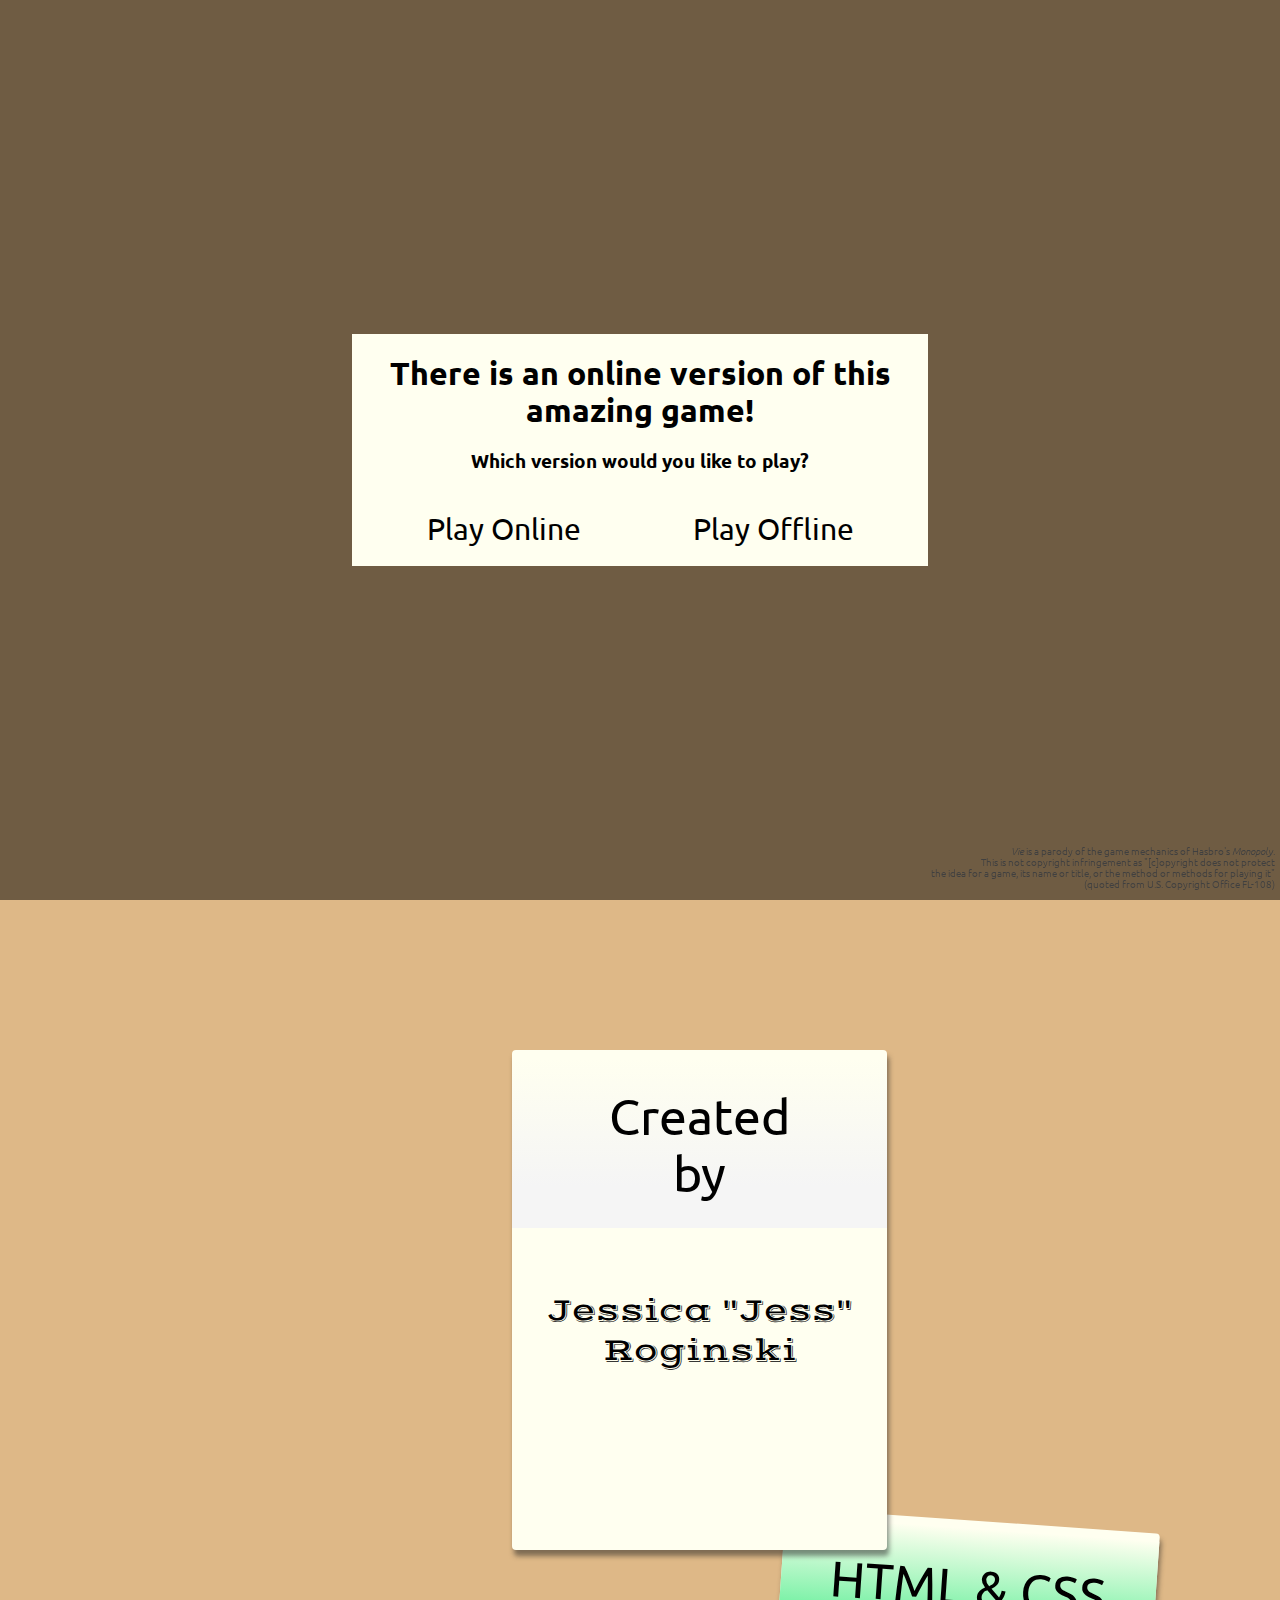
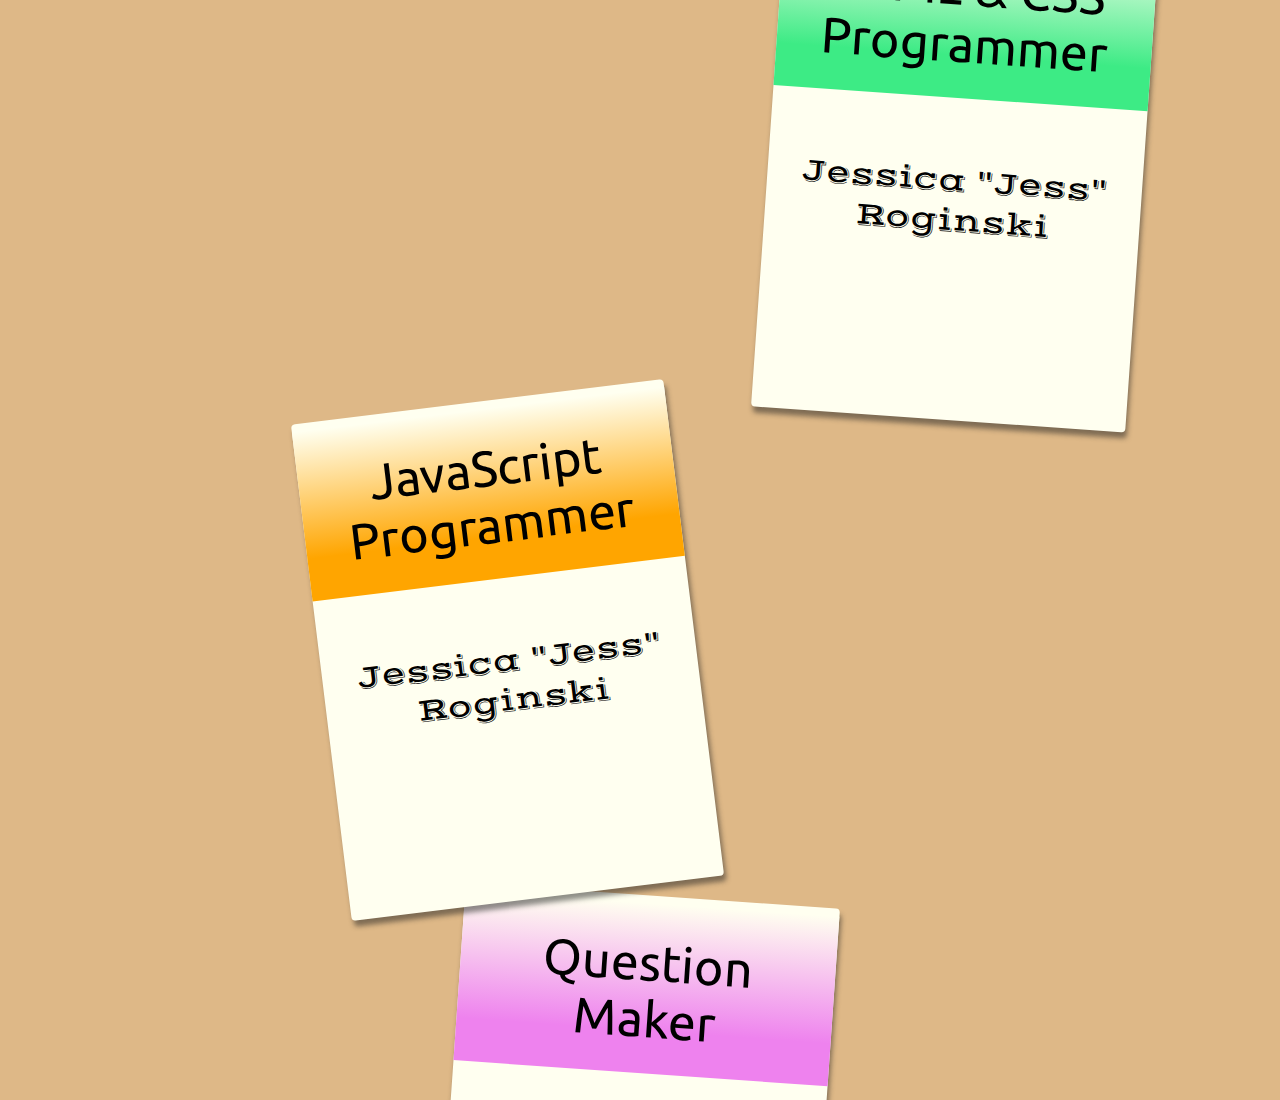
<file: versions/singleplayer.html>
<!DOCTYPE html>
<html>

<!--

                                                                            -+`                      
                                                                        ./syo                       
                                                                     `:oyyyy:                       
                                                                   -+syyyyyy`                       
                                                                ./syyyyyyyy+                        
                                                             `:osyyyyyyys/`                         
                                                          `-+syyyyyyys+-                            
                                                       `-+syyyyyyyy+:`                              
                               .:///-               `-+syyyyyyyyo:`                                 
                           .:+ssyyyyy            `-+syyyyyyyyo/.         .                          
                       `-/osyyyyyyyyo        `.:osyyyyyyyyo/.`        ./oo                          
                    .:+ssyyyyysossyyo    `.:+ssyyyyyyys+:.`        ./osyy:                          
                `.:osyyyyso/-.```.yys+++ossyyyyyyyyo+-`         ./osyyyyy`                          
  `...........-/osyyyyo+-``      .yyyyyyyyyyyyso+:.`        `./osyyyyyys/                           
  oyhhhhhhhyysyyyys+:.`          -yyyyyyyso+/-``         `-/osyyyyyys+-`                            
  hhhhhhhyyyyyyo/-`       `.-/+oosyyo+/:.``          `.:+syyyyyyyo/-`                               
 `hhhhyyyyyso/.`      `-/ossyyyyyyyo             `.:+osyyyyyyso/.`                                  
 -hyyyyyso/.`     `-/osyyyyssooosyy/        `.-/+osyyyyyyso+-`                                      
 :yyyso/.`     .:+syyyso+/-.````.oy+.``..-/+osyyyyyyyso+:.`                                         
 /so/.`    `./osyyyo+:.`         :yyssssyyyyyyyyyso+:.`                                             
 :.`    `-/osyyso/.`    `.       /yyyyyyyyyyso+/-.`                                                 
     `-+syyys+-.   `.:+sys       +yyyysoo+:-.`                                                      
  `:+syyyo+-`   `-+shhhhh-       .::-..`                                                            
-osyyso/-`  `./syhhhhhhhy                                                                           
+yys/-`  `-+shhhhhhhhhhh:                                                                           
o+-`  `-+yhhhhhhhhhhhhhh`                                                                           
`    `:////////////////-            ``..............`  `````````````     ........`         ``       
                                    .-ohhho//////+yh+ `.-yhhh+:::/oso/` `-/hhhh+:`        -sh-      
                                      ohhy        `h.   `yhhs      +hhy`   hhh:         `+hhho      
                                     -hhh-     `   -    +hhh.      +hhh.  -hhy         :s/shhh.     
                                     shho    `:/       -hhh/    ``/hhs:   shh/       .os. -hhh+     
                                    :hhh+//+osy`      `yhhh///+oyy+:.    .hhh`      /y/    shhh`    
                                   `hhh/....:h-       +hhh.   `.+hhs:    ohh+     .ss.`````:hhh/    
                                   +hhy     ./       .hhh/       +hhh:  `hhh.   `+y+////////hhhh`   
                                  .hhh-              yhhs        ohhh:  /hhs   -yo`         /hhh:   
                                  shho              +hhh.      `+hhy/   yhh- .oh/           `hhhy   
                               `.+hhh+.`         `-+hhhho/://+syo/-    :hhh-+hhy-.`  +`   .-/hhhho-.
                               .........          ```````````          shh/```````  oo    ``````````
                                                                      -hhh.      `:yh.              
                                                                    -+hhhhhysssyhhhho               

-->

<head>
	<!-- Metadata -->
	<meta charset="utf-8">
	<meta name="viewport" content="width=device-width, initial scale=1">
	<meta name="author" content="Jessica Roginski">
	<meta name="keywords" content="vie,vie the amazing online board game,fbla,board game,board games,monopoly,competition,computer game and simulation programming,apalachee,apalachee high school,apalachee hs,apalachee fbla">
	<meta name="description" content="You are an aspiring entrepreneur with dreams of having a business that so perfectly fits the American dream. The only problem? Your childhood rival, Fortune, is doing the exact same thing! Using the knowledge you gained in Future Business Leaders of America and your high school business classes, nothing can stop you from creating a bigger and more successful business than Fortune.">
	
	<!-- Set webpage title -->
	<title>Vie &mdash; The Amazing Online Board Game (Single Player)</title>
	
	<!-- The base URL for all relative files -->
	<base href="../assets/">

	<!-- CSS Files -->
	<link rel="stylesheet" href="css/fonts/fonts.css"><!-- Font declarations for offline use -->
	<link rel="stylesheet" href="css/game_design.css"><!-- Normal CSS file -->

	<!-- JavaScript Files -->
	<script src="javascript/jquery.js"></script><!-- jQuery version 3.3.1 -->
	<script src="javascript/innerworkings.js"></script>
	<script src="javascript/singleplayer/basic.js"></script><!-- Single player only -->
	<script src="javascript/businessassets.js"></script>
	<script src="javascript/singleplayer/non_player_character.js"></script><!-- Single player only -->
	<script src="javascript/questions.js"></script>
</head>

<body>
	<div id="online">
		<div id="message">
			<h1>There is an online version of this amazing game!</h1>
			<h3>Which version would you like to play?</h3>
			
			<p style="text-align:center;"><button onclick="onlineversion_singleplayer()">Play Online<div id="aniunderline"></div></button><button onclick="dismiss()">Play Offline<div id="aniunderline"></div></button></p>
		</div>
	</div>
	
	<!-- Pop-ups to alert the player of environmental flaws that need to be fixed -->
		<div id="mobile" class="flaw">
			<div id="message">
				<div id="container">
					<h1>This game was built to be played on a computer.</h1>
					
					<p>
						If you are currently viewing this on a tablet or mobile device, please open this game on a computer to enjoy this game to the fullest!
					</p>
				</div>
			</div>
		</div>
		<div id="resize" class="flaw">
			<div id="message">
				<div id="container">
					<h1>This game was built to be played on a computer</h1>
					<h3>with a minimum screen width of 1280 pixels and height of 768 pixels.</h3>
					
					<p id="saywhat">
						Your computer has a screen width of <span id="swidth"></span> and a height of <span id="sheight"></span>.
						<br>
						You can either open this game on a computer with a larger screen size or you can go into your browser's settings and zoom out on the page to enjoy this game to the fullest!
					</p>
				</div>
			</div>
		</div>
		<noscript>
			<div id="nojs" class="flaw">
				<div id="message">
					<div id="container">
						<h1>This game was created using HTML, CSS, and JavaScript.</h1>
						<h3>Unfortunately, your browser either does not have scripts enabled or it does not support scripts.</h3>
						
						<p>
							Please enable scripts or open this game in a different browser to enjoy this game to the fullest!
						</p>
					</div>
				</div>
			</div>
		</noscript>
	
	<section id="titlescreen">
		<div id="gamebox">
			<div id="boxcover">
				<div id="front">
					<div id="designs">
						<div id="v"><div id="tuxleft"></div><div id="bow"></div><h1>V</h1><div id="tuxright"></div></div>
						<h1 style="display:inline-block; margin-left:-100px; color:#FFFFFF; z-index:2;">ie</h1>
					
						<div id="side">
							The amazing<br>online board<br>game where<br><span style="font-size:27px; font-weight:900; letter-spacing:2px;">capitalism</span><br>comes to life!
							<button id="startbtn" onclick="getthisgamestarted()">PLAY<div id="aniunderline"></div></button>
						</div>
					</div>
				</div>
				<div id="side1">
					<div id="information">
						<div id="description">
							<p>
								You are an aspiring entrepreneur with dreams of having a business that so perfectly fits the American dream.
							</p>
							<p>
								The only problem? Your childhood rival, Fortune, is doing the exact same thing! Using the knowledge you gained in Future Business Leaders of America and your high school business classes, nothing can stop you from creating a bigger and more successful business than Fortune.
							</p>
						</div>
						<div id="fakebarcode">fbla</div>
					</div>
				</div>
				<div id="side2"></div>
				<div id="shadow"></div>
			</div>
			<div id="pamphlet" onclick="instructions()">
				<div id="cover">
					<div id="designs">
						RULEBOOK
					</div>
				</div>
				<div id="page1" class="page"></div>
				<div id="page2" class="page"></div>
			</div>
			<button id="exitgame" onclick="end()">EXIT GAME<div id="aniunderline"></div></button>
		</div>
		
		<div id="choose">
			<div id="difficulty">
				<h1 style="margin-top:25px; font-size:60px; text-align:center;">Choose your starting difficulty</h1>
				
				<div id="cardcontainer">
					<div id="easy" class="card" onclick="set('easy')" title="Click to start with the easy difficulty">
						<div id="heading">Easy</div>
						<div id="text">
							<div id="name"><h1>Recommended for FBLA members that still have a lot to learn</h1></div>
							<h2>Start here if you want to play the full game, which will go though all of the question difficulties. This setting is the longest.</h2>
						</div>
					</div>
					<div id="medium" class="card" onclick="set('medium')" title="Click to start with the medium difficulty">
						<div id="heading">Medium</div>
						<div id="text">
							<div id="name"><h1>Recommended for members that know a fair amount about FBLA</h1></div>
							<h2>Start here if you want to play the some of the game, going though only the medium and hard question.</h2>
						</div>
					</div>
					<div id="hard" class="card" onclick="set('hard')" title="Click to start with the hard difficulty">
						<div id="heading">Hard</div>
						<div id="text">
							<div id="name"><h1>Recommended for members who are a walking FBLA encyclopedia</h1></div>
							<h2>Play only if you are super confident in your FBLA knowledge and will go through only the hard questions. This setting is the shortest.</h2>
						</div>
					</div>
					
					<p style="text-align:center;"><button id="continue" class="diffcont" onmouseover="document.getElementById('diffprompt').style.opacity='1';">
						<div id="container">Continue<br>&nbsp;<sup><sup>with&nbsp;&nbsp;</sup></sup><span id="difftype" class="type">EASY</span></div>
						<div id="diffprompt" class="prompt">&#10095;</div>
					</button></p>
				</div>
			</div>
			
			<div id="pawncolor">
				<h1 style="margin-top:25px; font-size:60px; text-align:center;">Choose your pawn color</h1>
				
				<div id="pawncontainer">
					<button style="top:60px;" onclick="setpawncolor('red', '#FF3C1A', '#CC1F00')" title="Click to play with the red pawn"><div id="red" class="gamepiece">
						<div id="blub"></div>
						<div id="collar"><div id="shadow"></div></div>
						<div id="neck"></div>
						<div id="shade"></div>
						<div id="topbase"></div>
						<div id="bottombase"></div>
					</div></button>
					<button style="top:20px;" onclick="setpawncolor('orange', '#FFA500', '#FF8C00')" title="Click to play with the orange pawn"><div id="orange" class="gamepiece">
						<div id="blub"></div>
						<div id="collar"><div id="shadow"></div></div>
						<div id="neck"></div>
						<div id="shade"></div>
						<div id="topbase"></div>
						<div id="bottombase"></div>
					</div></button>
					<button onclick="setpawncolor('yellow', '#FFD700', '#DAA520')" title="Click to play with the yellow pawn"><div id="yellow" class="gamepiece">
						<div id="blub"></div>
						<div id="collar"><div id="shadow"></div></div>
						<div id="neck"></div>
						<div id="shade"></div>
						<div id="topbase"></div>
						<div id="bottombase"></div>
					</div></button>
					<button onclick="setpawncolor('green', '#ACE600', '#91C216')" title="Click to play with the green pawn"><div id="green" class="gamepiece">
						<div id="blub"></div>
						<div id="collar"><div id="shadow"></div></div>
						<div id="neck"></div>
						<div id="shade"></div>
						<div id="topbase"></div>
						<div id="bottombase"></div>
					</div></button>
					<button style="top:20px;" onclick="setpawncolor('blue', '#00BFFF', '#0086B3')" title="Click to play with the blue pawn"><div id="blue" class="gamepiece">
						<div id="blub"></div>
						<div id="collar"><div id="shadow"></div></div>
						<div id="neck"></div>
						<div id="shade"></div>
						<div id="topbase"></div>
						<div id="bottombase"></div>
					</div></button>
					<button style="top:60px;" onclick="setpawncolor('violet', '#ED78ED', '#D55DD1')" title="Click to play with the violet pawn"><div id="violet" class="gamepiece">
						<div id="blub"></div>
						<div id="collar"><div id="shadow"></div></div>
						<div id="neck"></div>
						<div id="shade"></div>
						<div id="topbase"></div>
						<div id="bottombase"></div>
					</div></button>
					
					<p id="hideme" style="margin-top:45px; text-align:center;"><button id="continue" class="colorcont" onclick="pawncolor()">
						<div id="container">Continue<br>&nbsp;<sup><sup>with&nbsp;&nbsp;</sup></sup><span id="colortype" class="type"></span></div>
						<div id="colorprompt" class="prompt">&#10095;</div>
					</button></p>
				</div>
			</div>
		</div>
		
		<div id="disclaimer"><h6><em>Vie</em> is a parody of the game mechanics of Hasbro's <em>Monopoly</em>.<br>This is not copyright infringement as "[c]opyright does not protect<br>the idea for a game, its name or title, or the method or methods for playing it"<br>(quoted from <a href="https://www.copyright.gov/fls/fl108.pdf">U.S. Copyright Office FL-108</a>)</h6></div>
	</section>
	
	<section id="game">
		<!-- Identify whose turn it is -->
		<div id="turnidentifier">
			<button>
				It's<br><span id="user"></span><br>turn!
			</button>
		</div>
		
		<!-- Game Board -->
		<div id="board">
			<!-- Game Pieces -->
			<div id="player" class="gamepiece" title="Your game piece">
				<div id="blub"></div>
				<div id="collar"><div id="shadow"></div></div>
				<div id="neck"></div>
				<div id="shade"></div>
				<div id="topbase"></div>
				<div id="bottombase"></div>
			</div>
			<div id="fortune" class="gamepiece" title="Fortune's game piece">
				<div id="blub"></div>
				<div id="collar"><div id="shadow"></div></div>
				<div id="neck"></div>
				<div id="shade"></div>
				<div id="topbase"></div>
				<div id="bottombase"></div>
			</div>
			
			<!-- Middle of Board -->
			<div id="middle">
				<div id="name"><div id="container">
					<div id="v" style="display:inline-block; -ms-filter:invert(100%); -webkit-filter:invert(100%); -moz-filter:invert(100%); -o-filter:invert(100%); filter:invert(100%):none;"><div id="tuxleft"></div><div id="bow"></div><h1>V</h1><div id="tuxright"></div></div>
					<h1 style="display:inline-block; margin-left:-100px; color:#000; font-family:Londrina Solid; font-size:130px; font-weight:300; z-index:2;">ie</h1>
				</div></div>
			</div>
			
			<!-- Game Spaces -->
			<!-- Position 1 -->
			<div id="go" class="corner">
				<div id="text"><sub style="font-size:250px;">G</sub><span style="text-decoration:underline;">o</span></div>
				<div id="arrow">
					<div id="arrowhead"></div>
					<div id="shaft"><div id="upper" class="feathers">&nbsp;|&nbsp;|&nbsp;|&nbsp;|&nbsp;|&nbsp;|</div><div id="lower" class="feathers">&nbsp;&nbsp;|&nbsp;|&nbsp;|&nbsp;|&nbsp;|&nbsp;|</div></div>
				</div>
			</div>
			
			<div id="bottom" class="side">
				<!-- Position 2 -->
				<div id="red1" class="space">
					<div id="ownerid">
						<div id="base" class="marker"></div>
						<div id="u1" class="marker"></div>
						<div id="u2" class="marker"></div>
						<div id="u3" class="marker"></div>
						<div id="u4" class="marker"></div>
						<div id="u5" class="marker"></div>
					</div>
					<div id="text">Lower Priced Product</div>
				</div>
				<!-- Position 3 -->
				<div id="red2" class="space">
					<div id="ownerid">
						<div id="base" class="marker"></div>
						<div id="u1" class="marker"></div>
						<div id="u2" class="marker"></div>
						<div id="u3" class="marker"></div>
						<div id="u4" class="marker"></div>
						<div id="u5" class="marker"></div>
					</div>
					<div id="text">Give-Aways</div>
				</div>
				<!-- Position 4 -->
				<div id="red3" class="space">
					<div id="ownerid">
						<div id="base" class="marker"></div>
						<div id="u1" class="marker"></div>
						<div id="u2" class="marker"></div>
						<div id="u3" class="marker"></div>
						<div id="u4" class="marker"></div>
						<div id="u5" class="marker"></div>
					</div>
					<div id="text">Coupons</div>
				</div>
				<!-- Position 5 -->
				<div id="marketing1" class="marketing space">
					<div id="ownerid">
						<div id="base" class="marker"></div>
					</div>
					<div id="text">
						<div id="container">ad</div>&nbsp;vertising
					</div>
				</div>
				<!-- Position 6 -->
				<div id="orange1" class="space">
					<div id="ownerid">
						<div id="base" class="marker"></div>
						<div id="u1" class="marker"></div>
						<div id="u2" class="marker"></div>
						<div id="u3" class="marker"></div>
						<div id="u4" class="marker"></div>
						<div id="u5" class="marker"></div>
					</div>
					<div id="text">Website</div>
				</div>
				<!-- Position 7 -->
				<div id="orange2" class="space">
					<div id="ownerid">
						<div id="base" class="marker"></div>
						<div id="u1" class="marker"></div>
						<div id="u2" class="marker"></div>
						<div id="u3" class="marker"></div>
						<div id="u4" class="marker"></div>
						<div id="u5" class="marker"></div>
					</div>
					<div id="text">Social Media</div>
				</div>
				<!-- Position 8 -->
				<div id="orange3" class="space">
					<div id="ownerid">
						<div id="base" class="marker"></div>
						<div id="u1" class="marker"></div>
						<div id="u2" class="marker"></div>
						<div id="u3" class="marker"></div>
						<div id="u4" class="marker"></div>
						<div id="u5" class="marker"></div>
					</div>
					<div id="text">Online Database</div>
				</div>
			</div>
			
			<!-- Position 9 -->
			<div id="jail" class="corner">
				<div id="text" class="vertical">JUST</div><div id="text" class="horizontal">VISITING</div>
				<div id="notvisiting">
					<div id="text">JAIL</div>
					<div id="barred"></div><div id="barred"></div><div id="barred"></div><div id="barred"></div>
				</div>
			</div>
			
			<div id="left" class="side">
				<!-- Position 10 -->
				<div id="yellow1" class="space">
					<div id="ownerid">
						<div id="base" class="marker"></div>
						<div id="u1" class="marker"></div>
						<div id="u2" class="marker"></div>
						<div id="u3" class="marker"></div>
						<div id="u4" class="marker"></div>
						<div id="u5" class="marker"></div>
					</div>
					<div id="text">Full-Time Employees</div>
				</div>
				<!-- Position 11 -->
				<div id="grant" class="space">
					<div id="text">
						+&nbsp;$<span id="val1" style="margin-left:7px;"></span>
					</div>
				</div>
				<!-- Position 12 -->
				<div id="yellow2" class="space">
					<div id="ownerid">
						<div id="base" class="marker"></div>
						<div id="u1" class="marker"></div>
						<div id="u2" class="marker"></div>
						<div id="u3" class="marker"></div>
						<div id="u4" class="marker"></div>
						<div id="u5" class="marker"></div>
					</div>
					<div id="text">Part-Time Employees</div>
				</div>
				<!-- Position 13 -->
				<div id="marketing2" class="marketing space">
					<div id="ownerid">
						<div id="base" class="marker"></div>
					</div>
					<div id="text">
						<div id="container">ad</div>&nbsp;vertising
					</div>
				</div>
				<!-- Position 14 -->
				<div id="lime1" class="space">
					<div id="ownerid">
						<div id="base" class="marker"></div>
						<div id="u1" class="marker"></div>
						<div id="u2" class="marker"></div>
						<div id="u3" class="marker"></div>
						<div id="u4" class="marker"></div>
						<div id="u5" class="marker"></div>
					</div>
					<div id="text">Chicago Office</div>
				</div>
				<!-- Position 15 -->
				<div id="lime2" class="space">
					<div id="ownerid">
						<div id="base" class="marker"></div>
						<div id="u1" class="marker"></div>
						<div id="u2" class="marker"></div>
						<div id="u3" class="marker"></div>
						<div id="u4" class="marker"></div>
						<div id="u5" class="marker"></div>
					</div>
					<div id="text">Silicon Valley Office</div>
				</div>
				<!-- Position 16 -->
				<div id="lime3" class="space">
					<div id="ownerid">
						<div id="base" class="marker"></div>
						<div id="u1" class="marker"></div>
						<div id="u2" class="marker"></div>
						<div id="u3" class="marker"></div>
						<div id="u4" class="marker"></div>
						<div id="u5" class="marker"></div>
					</div>
					<div id="text">New York City Office</div>
				</div>
			</div>
			
			<!-- Position 17 -->
			<div id="holiday" class="corner"><div id="text"><sub style="font-size:150px;">H</sub><u>olida</u>y</div></div>
			
			<div id="top" class="side">
				<!-- Position 18 -->
				<div id="green1" class="space">
					<div id="ownerid">
						<div id="base" class="marker"></div>
						<div id="u1" class="marker"></div>
						<div id="u2" class="marker"></div>
						<div id="u3" class="marker"></div>
						<div id="u4" class="marker"></div>
						<div id="u5" class="marker"></div>
					</div>
					<div id="text">European Plant</div>
				</div>
				<!-- Position 19 -->
				<div id="green2" class="space">
					<div id="ownerid">
						<div id="base" class="marker"></div>
						<div id="u1" class="marker"></div>
						<div id="u2" class="marker"></div>
						<div id="u3" class="marker"></div>
						<div id="u4" class="marker"></div>
						<div id="u5" class="marker"></div>
					</div>
					<div id="text">Amercian Plant</div>
				</div>
				<!-- Position 20 -->
				<div id="green3" class="space">
					<div id="ownerid">
						<div id="base" class="marker"></div>
						<div id="u1" class="marker"></div>
						<div id="u2" class="marker"></div>
						<div id="u3" class="marker"></div>
						<div id="u4" class="marker"></div>
						<div id="u5" class="marker"></div>
					</div>
					<div id="text">Asian Plant</div>
				</div>
				<!-- Position 21 -->
				<div id="marketing3" class="marketing space">
					<div id="ownerid">
						<div id="base" class="marker"></div>
					</div>
					<div id="text">
						<div id="container">ad</div>&nbsp;vertising
					</div>
				</div>
				<!-- Position 22 -->
				<div id="turquoise1" class="space">
					<div id="ownerid">
						<div id="base" class="marker"></div>
						<div id="u1" class="marker"></div>
						<div id="u2" class="marker"></div>
						<div id="u3" class="marker"></div>
						<div id="u4" class="marker"></div>
						<div id="u5" class="marker"></div>
					</div>
					<div id="text">Workers' Compensation</div>
				</div>
				<!-- Position 23 -->
				<div id="turquoise2" class="space">
					<div id="ownerid">
						<div id="base" class="marker"></div>
						<div id="u1" class="marker"></div>
						<div id="u2" class="marker"></div>
						<div id="u3" class="marker"></div>
						<div id="u4" class="marker"></div>
						<div id="u5" class="marker"></div>
					</div>
					<div id="text">Product Liability Insurance</div>
				</div>
				<!-- Position 24 -->
				<div id="turquoise3" class="space">
					<div id="ownerid">
						<div id="base" class="marker"></div>
						<div id="u1" class="marker"></div>
						<div id="u2" class="marker"></div>
						<div id="u3" class="marker"></div>
						<div id="u4" class="marker"></div>
						<div id="u5" class="marker"></div>
					</div>
					<div id="text">Business Interruption Insurance</div>
				</div>
			</div>
			
			<div id="goto" class="corner"><div id="text"><sub style="font-size:150px;">G</sub><u>o to</u><br><span style="font-size:100px;">JAIL</span></div></div><!-- Position 25 -->
			
			<div id="right" class="side">
				<!-- Position 26 -->
				<div id="blue1" class="space">
					<div id="ownerid">
						<div id="base" class="marker"></div>
						<div id="u1" class="marker"></div>
						<div id="u2" class="marker"></div>
						<div id="u3" class="marker"></div>
						<div id="u4" class="marker"></div>
						<div id="u5" class="marker"></div>
					</div>
					<div id="text">Venture Capitalists</div>
				</div>
				<!-- Position 27 -->
				<div id="blue2" class="space">
					<div id="ownerid">
						<div id="base" class="marker"></div>
						<div id="u1" class="marker"></div>
						<div id="u2" class="marker"></div>
						<div id="u3" class="marker"></div>
						<div id="u4" class="marker"></div>
						<div id="u5" class="marker"></div>
					</div>
					<div id="text">Angel Investors</div>
				</div>
				<!-- Position 28 -->
				<div id="blue3" class="space">
					<div id="ownerid">
						<div id="base" class="marker"></div>
						<div id="u1" class="marker"></div>
						<div id="u2" class="marker"></div>
						<div id="u3" class="marker"></div>
						<div id="u4" class="marker"></div>
						<div id="u5" class="marker"></div>
					</div>
					<div id="text">Personal Investors</div>
				</div>
				<!-- Position 29 -->
				<div id="marketing4" class="marketing space">
					<div id="ownerid">
						<div id="base" class="marker"></div>
					</div>
					<div id="text">
						<div id="container">ad</div>&nbsp;vertising
					</div>
				</div>
				<!-- Position 30 -->
				<div id="violet1" class="space">
					<div id="ownerid">
						<div id="base" class="marker"></div>
						<div id="u1" class="marker"></div>
						<div id="u2" class="marker"></div>
						<div id="u3" class="marker"></div>
						<div id="u4" class="marker"></div>
						<div id="u5" class="marker"></div>
					</div>
					<div id="text">Sell Online</div>
				</div>
				<!-- Position 31 -->
				<div id="grant" class="space">
					<div id="text">
						+&nbsp;$<span id="val2" style="margin-left:7px;"></span>
					</div>
				</div>
				<!-- Position 32 -->
				<div id="violet2" class="space">
					<div id="ownerid">
						<div id="base" class="marker"></div>
						<div id="u1" class="marker"></div>
						<div id="u2" class="marker"></div>
						<div id="u3" class="marker"></div>
						<div id="u4" class="marker"></div>
						<div id="u5" class="marker"></div>
					</div>
					<div id="text">Sell in Retail Stores</div>
				</div>
			</div>
		</div>
		
		<!-- Dice (each six-sided) -->
		<div id="first" class="dice">
			<div class="one" id="f1"><div id="center" class="dot"></div></div>
			<div class="two" id="f2"><div id="top" class="dot"></div><div id="bottom" class="dot"></div></div>
			<div class="three" id="f3"><div id="top" class="dot"></div><div id="center" class="dot"></div><div id="bottom" class="dot"></div></div>
			<div class="four" id="f4"><div class="dot"></div><div class="dot"></div><div class="dot"></div><div class="dot"></div></div>
			<div class="five" id="f5"><div class="dot"></div><div class="dot"></div><div id="center" class="dot"></div><div class="dot"></div><div class="dot"></div></div>
			<div class="six" id="f6"><div class="dot"></div><div class="dot"></div><div class="dot"></div><div class="dot"></div><div class="dot"></div><div class="dot"></div></div>
		</div>
		<div id="second" class="dice">
			<div class="one" id="s1"><div id="center" class="dot"></div></div>
			<div class="two" id="s2"><div id="top" class="dot"></div><div id="bottom" class="dot"></div></div>
			<div class="three" id="s3"><div id="top" class="dot"></div><div id="center" class="dot"></div><div id="bottom" class="dot"></div></div>
			<div class="four" id="s4"><div class="dot"></div><div class="dot"></div><div class="dot"></div><div class="dot"></div></div>
			<div class="five" id="s5"><div class="dot"></div><div class="dot"></div><div id="center" class="dot"></div><div class="dot"></div><div class="dot"></div></div>
			<div class="six" id="s6"><div class="dot"></div><div class="dot"></div><div class="dot"></div><div class="dot"></div><div class="dot"></div><div class="dot"></div></div>
		</div>
		
		<!-- Question Card -->
		<div id="card"><div id="container">
			<!-- Question Side -->
			<div id="questionside">
				<div id="identifierbar">
					<h3>Question #<span id="qnum"></span> of <span id="total">85</span></h3>
					<h3 id="qtopic" style="margin-top:-20px; padding-right:300px; text-align:right;"></h3>
				</div>
				
				<!-- Normal Question -->
				<div id="normq">
					<div id="normqcontainer"><h1 id="qofnorm"></h1></div>
						<div id="answercontainer">
							<div class="choicebtn left" id="luabtn"><div class="letterchoice">A<span style="font-size:25px; font-weight:900;">.</span></div><div class="fullchoice" id="lua"></div></div><!-- Left Upper Answer (A.) -->
							<div class="choicebtn right" id="ruabtn"><div class="letterchoice">C<span style="font-size:25px; font-weight:900;">.</span></div><div class="fullchoice" id="rua"></div></div><!-- Right Upper Answer (C.) -->
							<div class="choicebtn left" id="llabtn"><div class="letterchoice">B<span style="font-size:25px; font-weight:900;">.</span></div><div class="fullchoice" id="lla"></div></div><!-- Left Lower Answer (B.) -->
							<div class="choicebtn right" id="rlabtn"><div class="letterchoice">D<span style="font-size:25px; font-weight:900;">.</span></div><div class="fullchoice" id="rla"></div></div><!-- Right Lower Answer (D.) -->
						</div>
				</div>
				<!-- True or False Question -->
				<div id="tfq">
					<h1>True or False:</h1>
					<div id="tfqcontainer"><h2 id="qoftf"></h2></div>
						<div id="answercontainer">
							<div class="choicebtn left" id="tabtn">True</div><!-- True Answer -->
							<div class="choicebtn right" id="fabtn">False</div><!-- False Answer -->
						</div>
				</div>
				<!-- What is Described Below Question (Mixed Layout) -->
				<div id="mixedq">
					<h1>What <span id="qdescriptor"></span> is being described below?</h1>
					<div id="mixedqcontainer"><h2 id="qofmixed"></h2></div>
						<div id="answercontainer">
							<div class="choicebtn left" id="mixedluabtn"><div class="letterchoice">A<span style="font-size:25px; font-weight:900;">.</span></div><div class="fullchoice" id="mixedlua"></div></div><!-- Left Upper Answer (A.) -->
							<div class="choicebtn right" id="mixedruabtn"><div class="letterchoice">C<span style="font-size:25px; font-weight:900;">.</span></div><div class="fullchoice" id="mixedrua"></div></div><!-- Right Upper Answer (C.) -->
							<div class="choicebtn left" id="mixedllabtn"><div class="letterchoice">B<span style="font-size:25px; font-weight:900;">.</span></div><div class="fullchoice" id="mixedlla"></div></div><!-- Left Lower Answer (B.) -->
							<div class="choicebtn right" id="mixedrlabtn"><div class="letterchoice">D<span style="font-size:25px; font-weight:900;">.</span></div><div class="fullchoice" id="mixedrla"></div></div><!-- Right Lower Answer (D.) -->
						</div>
				</div>
			</div>
			<!-- Identifier Side -->
			<div id="identifierside">
				<!-- Correct -->
				<div id="correct">
					<div id="identification">
						<h1><span style="font-size:100px;"><strong>&#10003;</strong></span><br><br>CORRECT</h1>
					</div>
				</div>
				<!-- Incorrect -->
				<div id="incorrect">
					<div id="identification">
						<h1><span style="font-size:100px;"><strong>&#10007;</strong></span><br><br>INCORRECT</h1>
						<h6 style="color:#730000; text-shadow:none;">The correct answer was <span id="correctletter"></span><span id="multionly"><br>"<span id="correctextended"></span>"</span></h6>
					</div>
				</div>
			</div>
		</div></div>
		<!-- Asset owner -->
		<div id="ownerpaper">
			<h1 id="ownername"></h1>
			<h2>own<span id="grammer">s</span> this space</h2>
		</div>
		
		<!-- Show the player how much money they have earned/lost -->
		<div id="earnings">
			<div id="moneypaper">
				<h1>$<span id="money-count1" style="padding-left:8px;">1,500</span><sup style="padding-left:3px; font-size:32px; letter-spacing:3px;">.<span style="letter-spacing:2px; font-weight:900;">00</span></sup></h1>
			</div>
			<div id="hiding">
				<div id="earningspaper">
					<h1><span id="gain-loss"></span>&nbsp;$<span id="earning-count" style="padding-left:8px;">10,000</span><sup style="padding-left:3px; font-size:32px; letter-spacing:3px;">.<span style="letter-spacing:2px; font-weight:900;">00</span></sup></h1>
					<h2 id="payinganother">Fortune was paid&nbsp;<span id="topay-money">$<span id="topay-count" style="padding-left:4px;"></span><sup style="padding-left:3px; font-size:15px; letter-spacing:3px;">.<span style="letter-spacing:2px;">00</span></sup></span></h2>
				</div>
			</div>
		</div>
		<!-- Asset cards (these are the ones the player can buy) -->
		<div id="tobuy">
			<!-- Position 2 -->
			<div id="buy02" class="assetcard">
				<div id="red" class="heading"></div>
				<div id="text">
					<div id="name"><h1>Lower Priced Product</h1></div>
					<h2>Cost to Buy: <span id="money">$<span id="cost">60</span></span></h2>
					
					<h2>Rent: <span id="money">$<span id="rent">4</span></span></h2>
					
					<button id="buythis" onclick="buy(assets.position02, 'buy02', 'rent02', 'newrent02', 'red1')">Buy<div id="aniunderline"></div></button><button id="pass" onclick="pass('buy02')">Pass<div id="aniunderline"></div></button>
				</div>
			</div>
			<!-- Position 3 -->
			<div id="buy03" class="assetcard">
				<div id="red" class="heading"></div>
				<div id="text">
					<div id="name"><h1>Give-Aways</h1></div>
					<h2>Cost to Buy: <span id="money">$<span id="cost">60</span></span></h2>
					
					<h2>Rent: <span id="money">$<span id="rent">2</span></span></h2>
					
					<button id="buythis" onclick="buy(assets.position03, 'buy03', 'rent03', 'newrent03', 'red2')">Buy<div id="aniunderline"></div></button><button id="pass" onclick="pass('buy03')">Pass<div id="aniunderline"></div></button>
				</div>
			</div>
			<!-- Position 4 -->
			<div id="buy04" class="assetcard">
				<div id="red" class="heading"></div>
				<div id="text">
					<div id="name"><h1>Coupons</h1></div>
					<h2>Cost to Buy: <span id="money">$<span id="cost">60</span></span></h2>
					
					<h2>Rent: <span id="money">$<span id="rent">2</span></span></h2>
					
					<button id="buythis" onclick="buy(assets.position04, 'buy04', 'rent04', 'newrent04', 'red3')">Buy<div id="aniunderline"></div></button><button id="pass" onclick="pass('buy04')">Pass<div id="aniunderline"></div></button>
				</div>
			</div>
			<!-- Position 5 -->
			<div id="buy05" class="assetcard">
				<div id="marketing" class="heading">
					<span id="bordering">ad</span>&nbsp;vertising
				</div>
				<div id="text">
					<div id="name"><h1>Online Ads</h1></div>
					<h2>Cost to Buy: <span id="money">$<span id="cost">200</span></span></h2>
					
					<h2>Rent: <span id="money">$<span id="rent05">25</span></span></h2>
					
					<button id="buythis" onclick="buy_ad(assets.position05, 'buy05', 'marketing1')">Buy<div id="aniunderline"></div></button><button id="pass" onclick="pass('buy05')">Pass<div id="aniunderline"></div></button>
				</div>
			</div>
			<!-- Position 6 -->
			<div id="buy06" class="assetcard">
				<div id="orange" class="heading"></div>
				<div id="text">
					<div id="name"><h1>Website</h1></div>
					<h2>Cost to Buy: <span id="money">$<span id="cost">100</span></span></h2>
					
					<h2>Rent: <span id="money">$<span id="rent">6</span></span></h2>
					
					<button id="buythis" onclick="buy(assets.position06, 'buy06', 'rent06', 'newrent06', 'orange1')">Buy<div id="aniunderline"></div></button><button id="pass" onclick="pass('buy06')">Pass<div id="aniunderline"></div></button>
				</div>
			</div>
			<!-- Position 7 -->
			<div id="buy07" class="assetcard">
				<div id="orange" class="heading"></div>
				<div id="text">
					<div id="name"><h1>Social Media</h1></div>
					<h2>Cost to Buy: <span id="money">$<span id="cost">100</span></span></h2>
					
					<h2>Rent: <span id="money">$<span id="rent">6</span></span></h2>
					
					<button id="buythis" onclick="buy(assets.position07, 'buy07', 'rent07', 'newrent07', 'orange2')">Buy<div id="aniunderline"></div></button><button id="pass" onclick="pass('buy07')">Pass<div id="aniunderline"></div></button>
				</div>
			</div>
			<!-- Position 8 -->
			<div id="buy08" class="assetcard">
				<div id="orange" class="heading"></div>
				<div id="text">
					<div id="name"><h1>Online Database</h1></div>
					<h2>Cost to Buy: <span id="money">$<span id="cost">120</span></span></h2>
					
					<h2>Rent: <span id="money">$<span id="rent">8</span></span></h2>
					
					<button id="buythis" onclick="buy(assets.position08, 'buy08', 'rent08', 'newrent08', 'orange3')">Buy<div id="aniunderline"></div></button><button id="pass" onclick="pass('buy08')">Pass<div id="aniunderline"></div></button>
				</div>
			</div>
			<!-- Position 10 -->
			<div id="buy10" class="assetcard">
				<div id="yellow" class="heading"></div>
				<div id="text">
					<div id="name"><h1>Full-Time Employees</h1></div>
					<h2>Cost to Buy: <span id="money">$<span id="cost">160</span></span></h2>
					
					<h2>Rent: <span id="money">$<span id="rent">12</span></span></h2>
					
					<button id="buythis" onclick="buy(assets.position10, 'buy10', 'rent10', 'newrent10', 'yellow1')">Buy<div id="aniunderline"></div></button><button id="pass" onclick="pass('buy10')">Pass<div id="aniunderline"></div></button>
				</div>
			</div>
			<!-- Position 12 -->
			<div id="buy12" class="assetcard">
				<div id="yellow" class="heading"></div>
				<div id="text">
					<div id="name"><h1>Part-Time Employees</h1></div>
					<h2>Cost to Buy: <span id="money">$<span id="cost">140</span></span></h2>
					
					<h2>Rent: <span id="money">$<span id="rent">10</span></span></h2>
					
					<button id="buythis" onclick="buy(assets.position12, 'buy12', 'rent12', 'newrent12', 'yellow2')">Buy<div id="aniunderline"></div></button><button id="pass" onclick="pass('buy12')">Pass<div id="aniunderline"></div></button>
				</div>
			</div>
			<!-- Position 13 -->
			<div id="buy13" class="assetcard">
				<div id="marketing" class="heading">
					<span id="bordering">ad</span>&nbsp;vertising
				</div>
				<div id="text">
					<div id="name"><h1>Email Newsletter</h1></div>
					<h2>Cost to Buy: <span id="money">$<span id="cost">200</span></span></h2>
					
					<h2>Rent: <span id="money">$<span id="rent13">25</span></span></h2>
					
					<button id="buythis" onclick="buy_ad(assets.position13, 'buy13', 'marketing2')">Buy<div id="aniunderline"></div></button><button id="pass" onclick="pass('buy13')">Pass<div id="aniunderline"></div></button>
				</div>
			</div>
			<!-- Position 14 -->
			<div id="buy14" class="assetcard">
				<div id="lime" class="heading"></div>
				<div id="text">
					<div id="name"><h1>Chicago Office</h1></div>
					<h2>Cost to Buy: <span id="money">$<span id="cost">180</span></span></h2>
					
					<h2>Rent: <span id="money">$<span id="rent">14</span></span></h2>
					
					<button id="buythis" onclick="buy(assets.position14, 'buy14', 'rent14', 'newrent14', 'lime1')">Buy<div id="aniunderline"></div></button><button id="pass" onclick="pass('buy14')">Pass<div id="aniunderline"></div></button>
				</div>
			</div>
			<!-- Position 15 -->
			<div id="buy15" class="assetcard">
				<div id="lime" class="heading"></div>
				<div id="text">
					<div id="name"><h1>Silicon Valley Office</h1></div>
					<h2>Cost to Buy: <span id="money">$<span id="cost">180</span></span></h2>
					
					<h2>Rent: <span id="money">$<span id="rent">14</span></span></h2>
					
					<button id="buythis" onclick="buy(assets.position15, 'buy15', 'rent15', 'newrent15', 'lime2')">Buy<div id="aniunderline"></div></button><button id="pass" onclick="pass('buy15')">Pass<div id="aniunderline"></div></button>
				</div>
			</div>
			<!-- Position 16 -->
			<div id="buy16" class="assetcard">
				<div id="lime" class="heading"></div>
				<div id="text">
					<div id="name"><h1>New York City Office</h1></div>
					<h2>Cost to Buy: <span id="money">$<span id="cost">200</span></span></h2>
					
					<h2>Rent: <span id="money">$<span id="rent">16</span></span></h2>
					
					<button id="buythis" onclick="buy(assets.position16, 'buy16', 'rent16', 'newrent16', 'lime3')">Buy<div id="aniunderline"></div></button><button id="pass" onclick="pass('buy16')">Pass<div id="aniunderline"></div></button>
				</div>
			</div>
			<!-- Position 18 -->
			<div id="buy18" class="assetcard">
				<div id="green" class="heading"></div>
				<div id="text">
					<div id="name"><h1>European Plant</h1></div>
					<h2>Cost to Buy: <span id="money">$<span id="cost">240</span></span></h2>
					
					<h2>Rent: <span id="money">$<span id="rent">20</span></span></h2>
					
					<button id="buythis" onclick="buy(assets.position18, 'buy18', 'rent18', 'newrent18', 'green1')">Buy<div id="aniunderline"></div></button><button id="pass" onclick="pass('buy18')">Pass<div id="aniunderline"></div></button>
				</div>
			</div>
			<!-- Position 19 -->
			<div id="buy19" class="assetcard">
				<div id="green" class="heading"></div>
				<div id="text">
					<div id="name"><h1>American Plant</h1></div>
					<h2>Cost to Buy: <span id="money">$<span id="cost">220</span></span></h2>
					
					<h2>Rent: <span id="money">$<span id="rent">18</span></span></h2>
					
					<button id="buythis" onclick="buy(assets.position19, 'buy19', 'rent19', 'newrent19', 'green2')">Buy<div id="aniunderline"></div></button><button id="pass" onclick="pass('buy19')">Pass<div id="aniunderline"></div></button>
				</div>
			</div>
			<!-- Position 20 -->
			<div id="buy20" class="assetcard">
				<div id="green" class="heading"></div>
				<div id="text">
					<div id="name"><h1>Asian Plant</h1></div>
					<h2>Cost to Buy: <span id="money">$<span id="cost">220</span></span></h2>
					
					<h2>Rent: <span id="money">$<span id="rent">18</span></span></h2>
					
					<button id="buythis" onclick="buy(assets.position20, 'buy20', 'rent20', 'newrent20', 'green3')">Buy<div id="aniunderline"></div></button><button id="pass" onclick="pass('buy20')">Pass<div id="aniunderline"></div></button>
				</div>
			</div>
			<!-- Position 21 -->
			<div id="buy21" class="assetcard">
				<div id="marketing" class="heading">
					<span id="bordering">ad</span>&nbsp;vertising
				</div>
				<div id="text">
					<div id="name"><h1>Television <span style="font-size:43px;">Commercials</span></h1></div>
					<h2>Cost to Buy: <span id="money">$<span id="cost">200</span></span></h2>
					
					<h2>Rent: <span id="money">$<span id="rent21">25</span></span></h2>
					
					<button id="buythis" onclick="buy_ad(assets.position21, 'buy21', 'marketing3')">Buy<div id="aniunderline"></div></button><button id="pass" onclick="pass('buy21')">Pass<div id="aniunderline"></div></button>
				</div>
			</div>
			<!-- Position 22 -->
			<div id="buy22" class="assetcard">
				<div id="turquoise" class="heading"></div>
				<div id="text">
					<div id="name"><h1>Workers' <span style="font-size:39px;">Compensation</span></h1></div>
					<h2>Cost to Buy: <span id="money">$<span id="cost">260</span></span></h2>
					
					<h2>Rent: <span id="money">$<span id="rent">22</span></span></h2>
					
					<button id="buythis" onclick="buy(assets.position22, 'buy22', 'rent22', 'newrent22', 'turquoise1')">Buy<div id="aniunderline"></div></button><button id="pass" onclick="pass('buy22')">Pass<div id="aniunderline"></div></button>
				</div>
			</div>
			<!-- Position 23 -->
			<div id="buy23" class="assetcard">
				<div id="turquoise" class="heading"></div>
				<div id="text">
					<div id="name"><h1>Product Liability Insurance</h1></div>
					<h2>Cost to Buy: <span id="money">$<span id="cost">260</span></span></h2>
					
					<h2>Rent: <span id="money">$<span id="rent">22</span></span></h2>
					
					<button id="buythis" onclick="buy(assets.position23, 'buy23', 'rent23', 'newrent23', 'turquoise2')">Buy<div id="aniunderline"></div></button><button id="pass" onclick="pass('buy23')">Pass<div id="aniunderline"></div></button>
				</div>
			</div>
			<!-- Position 24 -->
			<div id="buy24" class="assetcard">
				<div id="turquoise" class="heading"></div>
				<div id="text">
					<div id="name"><h1>Business <span style="font-size:45px;">Interruption</span> Insurance</h1></div>
					<h2>Cost to Buy: <span id="money">$<span id="cost">280</span></span></h2>
					
					<h2>Rent: <span id="money">$<span id="rent">24</span></span></h2>
					
					<button id="buythis" onclick="buy(assets.position24, 'buy24', 'rent24', 'newrent24', 'turquoise3')">Buy<div id="aniunderline"></div></button><button id="pass" onclick="pass('buy24')">Pass<div id="aniunderline"></div></button>
				</div>
			</div>
			<!-- Position 26 -->
			<div id="buy26" class="assetcard">
				<div id="blue" class="heading"></div>
				<div id="text">
					<div id="name"><h1>Venture Capitalists</h1></div>
					<h2>Cost to Buy: <span id="money">$<span id="cost">320</span></span></h2>
					
					<h2>Rent: <span id="money">$<span id="rent">28</span></span></h2>
					
					<button id="buythis" onclick="buy(assets.position26, 'buy26', 'rent26', 'newrent26', 'blue1')">Buy<div id="aniunderline"></div></button><button id="pass" onclick="pass('buy26')">Pass<div id="aniunderline"></div></button>
				</div>
			</div>
			<!-- Position 27 -->
			<div id="buy27" class="assetcard">
				<div id="blue" class="heading"></div>
				<div id="text">
					<div id="name"><h1>Angel Investors</h1></div>
					<h2>Cost to Buy: <span id="money">$<span id="cost">300</span></span></h2>
					
					<h2>Rent: <span id="money">$<span id="rent">26</span></span></h2>
					
					<button id="buythis" onclick="buy(assets.position27, 'buy27', 'rent27', 'newrent27', 'blue2')">Buy<div id="aniunderline"></div></button><button id="pass" onclick="pass('buy27')">Pass<div id="aniunderline"></div></button>
				</div>
			</div>
			<!-- Position 28 -->
			<div id="buy28" class="assetcard">
				<div id="blue" class="heading"></div>
				<div id="text">
					<div id="name"><h1>Personal Investors</h1></div>
					<h2>Cost to Buy: <span id="money">$<span id="cost">300</span></span></h2>
					
					<h2>Rent: <span id="money">$<span id="rent">26</span></span></h2>
					
					<button id="buythis" onclick="buy(assets.position28, 'buy28', 'rent28', 'newrent28', 'blue3')">Buy<div id="aniunderline"></div></button><button id="pass" onclick="pass('buy28')">Pass<div id="aniunderline"></div></button>
				</div>
			</div>
			<!-- Position 29 -->
			<div id="buy29" class="assetcard">
				<div id="marketing" class="heading">
					<span id="bordering">ad</span>&nbsp;vertising
				</div>
				<div id="text">
					<div id="name"><h1>Billboard Ads</h1></div>
					<h2>Cost to Buy: <span id="money">$<span id="cost">200</span></span></h2>
					
					<h2>Rent: <span id="money">$<span id="rent29">25</span></span></h2>
					
					<button id="buythis" onclick="buy_ad(assets.position29, 'buy29', 'marketing4')">Buy<div id="aniunderline"></div></button><button id="pass" onclick="pass('buy29')">Pass<div id="aniunderline"></div></button>
				</div>
			</div>
			<!-- Position 30 -->
			<div id="buy30" class="assetcard">
				<div id="violet" class="heading"></div>
				<div id="text">
					<div id="name"><h1>Sell Online</h1></div>
					<h2>Cost to Buy: <span id="money">$<span id="cost">350</span></span></h2>
					
					<h2>Rent: <span id="money">$<span id="rent">35</span></span></h2>
					
					<button id="buythis" onclick="buy(assets.position30, 'buy30', 'rent30', 'newrent30', 'violet1')">Buy<div id="aniunderline"></div></button><button id="pass" onclick="pass('buy30')">Pass<div id="aniunderline"></div></button>
				</div>
			</div>
			<!-- Position 32 -->
			<div id="buy32" class="assetcard">
				<div id="violet" class="heading"></div>
				<div id="text">
					<div id="name"><h1>Sell in Retail Stores</h1></div>
					<h2>Cost to Buy: <span id="money">$<span id="cost">400</span></span></h2>
					
					<h2>Rent: <span id="money">$<span id="rent">50</span></span></h2>
					
					<button id="buythis" onclick="buy(assets.position32, 'buy32', 'rent32', 'newrent32', 'violet2')">Buy<div id="aniunderline"></div></button><button id="pass" onclick="pass('buy32')">Pass<div id="aniunderline"></div></button>
				</div>
			</div>
			
			<!-- Grants (Positions 17 and 31) -->
			<div id="grantcard">
				<div id="text">
					<h3>You Got a</h3>
					<h2>Grant!</h2>
					
					<h1>+$<span id="grantmoney"></span></h1>
					
					<p style="text-align:center;"><button id="acceptgrant" onclick="pass('grantcard')">Accept<div id="aniunderline"></div></button></p>
				</div>
			</div>
		</div>
		
		<!-- Player can see what Fortune (NPC/AI) is doing throughout the turn -->
		<div id="actionwindow">
			<div id="actions"></div>
		</div>
		
		<!-- Pay to get out of jail -->
		<div id="getout">
			<h1>You can pay <span style="font-family:Special Elite; font-weight:900;">$50</span><br>to get out of jail.</h1>
			<h2>
				Would you like to pay to get out of jail?
				<br>
				If not, you can still try to roll doubles to get out.
			</h2>
			
			<p style="text-align:center;"><button id="pay">Pay <span style="font-family:Special Elite; font-weight:900;">$50</span><div id="aniunderline"></div></button><button id="roll">Roll the Dice<div id="aniunderline"></div></button></p>
		</div>
		
		<!-- Exit for when the player is viewing the board (in between Fortune's turn and their turn) -->
		<button id="movingexit" onclick="exitmoving()">&times;</button>
		
		<!-- Player Space -->
		<div id="playerspace">
			<!-- "Sticky Notes" -->
			<div id="menunote" class="stickynote tiltleft" onclick="openMenu()"><span style="font-size:35px;">&#9776;</span> menu</div>
			<div id="viewnote" class="stickynote tiltright" onclick="viewBoard()">View Board</div>
			
			<!-- Dice to start turn -->
			<div id="startingdice">
				<div id="dice" class="first" onclick="resettomove()" title="Click to roll the dice"><div id="four"><div class="dot"></div><div class="dot"></div><div class="dot"></div><div class="dot"></div></div></div>
				<div id="dice" class="second" onclick="resettomove()" title="Click to roll the dice"><div id="three"><div id="top" class="dot"></div><div id="center" class="dot"></div><div id="bottom" class="dot"></div></div></div>
			</div>
			
			<!-- Money Papers -->
			<div id="accountingpaper" class="moneydisplay">
				<h2>Your Money:</h2>
				<h1>$<span id="money-count2" style="padding-left:8px;">1,500</span><sup style="padding-left:3px; font-size:32px; letter-spacing:3px;">.<span style="letter-spacing:2px; font-weight:900;">00</span></sup></h1>
			</div>
			<div id="aipaper" class="moneydisplay">
				<h2>Fortune's Money:</h2>
				<h1>$<span id="ai-money-count" style="padding-left:8px;">1,500</span><sup style="padding-left:3px; font-size:32px; letter-spacing:3px;">.<span style="letter-spacing:2px; font-weight:900;">00</span></sup></h1>
			</div>
			
			<!-- List of assets that Fortune owns -->
			<div id="aiassets">
				<h2>Fortune's Assets:</h2>
				
				<div id="scrolling">
					<ul style="list-style-type:none;">
						<li id="ai-red">Red Assets:
							<ul style="list-style-type:disc;">
								<span id="redassests"></span>
							</ul>
						</li>
						<li id="ai-orange">Orange Assets:
							<ul style="list-style-type:disc;">
								<span id="orangeassests"></span>
							</ul>
						</li>
						<li id="ai-yellow">Yellow Assets:
							<ul style="list-style-type:disc;">
								<span id="yellowassests"></span>
							</ul>
						</li>
						<li id="ai-lime">Lime Assets:
							<ul style="list-style-type:disc;">
								<span id="limeassests"></span>
							</ul>
						</li>
						<li id="ai-green">Green Assets:
							<ul style="list-style-type:disc;">
								<span id="greenassests"></span>
							</ul>
						</li>
						<li id="ai-turquoise">Turquoise Assets:
							<ul style="list-style-type:disc;">
								<span id="turquoiseassests"></span>
							</ul>
						</li>
						<li id="ai-blue">Blue Assets:
							<ul style="list-style-type:disc;">
								<span id="blueassests"></span>
							</ul>
						</li>
						<li id="ai-violet">Violet Assets:
							<ul style="list-style-type:disc;">
								<span id="violetassests"></span>
							</ul>
						</li>
						<li id="ai-ad">Advertising Assets:
							<ul style="list-style-type:disc;">
								<span id="adassests"></span>
							</ul>
						</li>
					</ul>
				</div>
			</div>
			
			<!-- Asset cards (these are the ones that the player owns) -->
			<div id="container">
				<!-- Position 2 -->
				<div id="p02" class="assetcard">
					<div id="red" class="heading"></div>
					<div id="text">
						<div id="name"><h1>Lower Priced Product</h1></div>
						<h2>Current Rent: <span id="money">$<span id="rent02"></span></span></h2>
						
						<h2 id="costtoupgrade">Cost to Upgrade: <span id="money">$<span id="upgradecost">50</span></span></h2>
						
						<h3>Rent if Upgraded: <span id="money">$<span id="newrent02"></span></span></h3>
					</div>
				</div>
				<!-- Position 3 -->
				<div id="p03" class="assetcard">
					<div id="red" class="heading"></div>
					<div id="text">
						<div id="name"><h1>Give-Aways</h1></div>
						<h2>Current Rent: <span id="money">$<span id="rent03"></span></span></h2>
						
						<h2 id="costtoupgrade">Cost to Upgrade: <span id="money">$<span id="upgradecost">50</span></span></h2>
						
						<h3>Rent if Upgraded: <span id="money">$<span id="newrent03"></span></span></h3>
					</div>
				</div>
				<!-- Position 4 -->
				<div id="p04" class="assetcard">
					<div id="red" class="heading"></div>
					<div id="text">
						<div id="name"><h1>Coupons</h1></div>
						<h2>Current Rent: <span id="money">$<span id="rent04"></span></span></h2>
						
						<h2 id="costtoupgrade">Cost to Upgrade: <span id="money">$<span id="upgradecost">50</span></span></h2>
						
						<h3>Rent if Upgraded: <span id="money">$<span id="newrent04"></span></span></h3>
					</div>
				</div>
				
				<br>
				
				<!-- Position 6 -->
				<div id="p06" class="assetcard">
					<div id="orange" class="heading"></div>
					<div id="text">
						<div id="name"><h1>Website</h1></div>
						<h2>Current Rent: <span id="money">$<span id="rent06"></span></span></h2>
						
						<h2 id="costtoupgrade">Cost to Upgrade: <span id="money">$<span id="upgradecost">50</span></span></h2>
						
						<h3>Rent if Upgraded: <span id="money">$<span id="newrent06"></span></span></h3>
					</div>
				</div>
				<!-- Position 7 -->
				<div id="p07" class="assetcard">
					<div id="orange" class="heading"></div>
					<div id="text">
						<div id="name"><h1>Social Media</h1></div>
						<h2>Current Rent: <span id="money">$<span id="rent07"></span></span></h2>
						
						<h2 id="costtoupgrade">Cost to Upgrade: <span id="money">$<span id="upgradecost">50</span></span></h2>
						
						<h3>Rent if Upgraded: <span id="money">$<span id="newrent07"></span></span></h3>
					</div>
				</div>
				<!-- Position 8 -->
				<div id="p08" class="assetcard">
					<div id="orange" class="heading"></div>
					<div id="text">
						<div id="name"><h1>Online Database</h1></div>
						<h2>Current Rent: <span id="money">$<span id="rent08"></span></span></h2>
						
						<h2 id="costtoupgrade">Cost to Upgrade: <span id="money">$<span id="upgradecost">50</span></span></h2>
						
						<h3>Rent if Upgraded: <span id="money">$<span id="newrent08"></span></span></h3>
					</div>
				</div>
				
				<br>
				
				<!-- Position 10 -->
				<div id="p10" class="assetcard">
					<div id="yellow" class="heading"></div>
					<div id="text">
						<div id="name"><h1>Full-Time Employees</h1></div>
						<h2>Current Rent: <span id="money">$<span id="rent10"></span></span></h2>
						
						<h2 id="costtoupgrade">Cost to Upgrade: <span id="money">$<span id="upgradecost">100</span></span></h2>
						
						<h3>Rent if Upgraded: <span id="money">$<span id="newrent10"></span></span></h3>
					</div>
				</div>
				<!-- Position 12 -->
				<div id="p12" class="assetcard">
					<div id="yellow" class="heading"></div>
					<div id="text">
						<div id="name"><h1>Part-Time Employees</h1></div>
						<h2>Current Rent: <span id="money">$<span id="rent12"></span></span></h2>
						
						<h2 id="costtoupgrade">Cost to Upgrade: <span id="money">$<span id="upgradecost">100</span></span></h2>
						
						<h3>Rent if Upgraded: <span id="money">$<span id="newrent12"></span></span></h3>
					</div>
				</div>
				
				<br>
				
				<!-- Position 14 -->
				<div id="p14" class="assetcard">
					<div id="lime" class="heading"></div>
					<div id="text">
						<div id="name"><h1>Chicago Office</h1></div>
						<h2>Current Rent: <span id="money">$<span id="rent14"></span></span></h2>
						
						<h2 id="costtoupgrade">Cost to Upgrade: <span id="money">$<span id="upgradecost">100</span></span></h2>
						
						<h3>Rent if Upgraded: <span id="money">$<span id="newrent14"></span></span></h3>
					</div>
				</div>
				<!-- Position 15 -->
				<div id="p15" class="assetcard">
					<div id="lime" class="heading"></div>
					<div id="text">
						<div id="name"><h1>Silicon Valley Office</h1></div>
						<h2>Current Rent: <span id="money">$<span id="rent15"></span></span></h2>
						
						<h2 id="costtoupgrade">Cost to Upgrade: <span id="money">$<span id="upgradecost">100</span></span></h2>
						
						<h3>Rent if Upgraded: <span id="money">$<span id="newrent15"></span></span></h3>
					</div>
				</div>
				<!-- Position 16 -->
				<div id="p16" class="assetcard">
					<div id="lime" class="heading"></div>
					<div id="text">
						<div id="name"><h1>New York City Office</h1></div>
						<h2>Current Rent: <span id="money">$<span id="rent16"></span></span></h2>
						
						<h2 id="costtoupgrade">Cost to Upgrade: <span id="money">$<span id="upgradecost">100</span></span></h2>
						
						<h3>Rent if Upgraded: <span id="money">$<span id="newrent16"></span></span></h3>
					</div>
				</div>
				
				<br>
				
				<!-- Position 18 -->
				<div id="p18" class="assetcard">
					<div id="green" class="heading"></div>
					<div id="text">
						<div id="name"><h1>European Plant</h1></div>
						<h2>Current Rent: <span id="money">$<span id="rent18"></span></span></h2>
						
						<h2 id="costtoupgrade">Cost to Upgrade: <span id="money">$<span id="upgradecost">150</span></span></h2>
						
						<h3>Rent if Upgraded: <span id="money">$<span id="newrent18"></span></span></h3>
					</div>
				</div>
				<!-- Position 19 -->
				<div id="p19" class="assetcard">
					<div id="green" class="heading"></div>
					<div id="text">
						<div id="name"><h1>American Plant</h1></div>
						<h2>Current Rent: <span id="money">$<span id="rent19"></span></span></h2>
						
						<h2 id="costtoupgrade">Cost to Upgrade: <span id="money">$<span id="upgradecost">150</span></span></h2>
						
						<h3>Rent if Upgraded: <span id="money">$<span id="newrent19"></span></span></h3>
					</div>
				</div>
				<!-- Position 20 -->
				<div id="p20" class="assetcard">
					<div id="green" class="heading"></div>
					<div id="text">
						<div id="name"><h1>Asian Plant</h1></div>
						<h2>Current Rent: <span id="money">$<span id="rent20"></span></span></h2>
						
						<h2 id="costtoupgrade">Cost to Upgrade: <span id="money">$<span id="upgradecost">150</span></span></h2>
						
						<h3>Rent if Upgraded: <span id="money">$<span id="newrent20"></span></span></h3>
					</div>
				</div>
				
				<br>
				
				<!-- Position 22 -->
				<div id="p22" class="assetcard">
					<div id="turquoise" class="heading"></div>
					<div id="text">
						<div id="name"><h1>Workers' <span style="font-size:39px;">Compensation</span></h1></div>
						<h2>Current Rent: <span id="money">$<span id="rent22"></span></span></h2>
						
						<h2 id="costtoupgrade">Cost to Upgrade: <span id="money">$<span id="upgradecost">150</span></span></h2>
						
						<h3>Rent if Upgraded: <span id="money">$<span id="newrent22"></span></span></h3>
					</div>
				</div>
				<!-- Position 23 -->
				<div id="p23" class="assetcard">
					<div id="turquoise" class="heading"></div>
					<div id="text">
						<div id="name"><h1>Product Liability Insurance</h1></div>
						<h2>Current Rent: <span id="money">$<span id="rent23"></span></span></h2>
						
						<h2 id="costtoupgrade">Cost to Upgrade: <span id="money">$<span id="upgradecost">150</span></span></h2>
						
						<h3>Rent if Upgraded: <span id="money">$<span id="newrent23"></span></span></h3>
					</div>
				</div>
				<!-- Position 24 -->
				<div id="p24" class="assetcard">
					<div id="turquoise" class="heading"></div>
					<div id="text">
						<div id="name"><h1>Business <span style="font-size:45px;">Interruption</span> Insurance</h1></div>
						<h2>Current Rent: <span id="money">$<span id="rent24"></span></span></h2>
						
						<h2 id="costtoupgrade">Cost to Upgrade: <span id="money">$<span id="upgradecost">150</span></span></h2>
						
						<h3>Rent if Upgraded: <span id="money">$<span id="newrent24"></span></span></h3>
					</div>
				</div>
				
				<br>
				
				<!-- Position 26 -->
				<div id="p26" class="assetcard">
					<div id="blue" class="heading"></div>
					<div id="text">
						<div id="name"><h1>Venture Capitalists</h1></div>
						<h2>Current Rent: <span id="money">$<span id="rent26"></span></span></h2>
						
						<h2 id="costtoupgrade">Cost to Upgrade: <span id="money">$<span id="upgradecost">200</span></span></h2>
						
						<h3>Rent if Upgraded: <span id="money">$<span id="newrent26"></span></span></h3>
					</div>
				</div>
				<!-- Position 27 -->
				<div id="p27" class="assetcard">
					<div id="blue" class="heading"></div>
					<div id="text">
						<div id="name"><h1>Angel Investors</h1></div>
						<h2>Current Rent: <span id="money">$<span id="rent27"></span></span></h2>
						
						<h2 id="costtoupgrade">Cost to Upgrade: <span id="money">$<span id="upgradecost">200</span></span></h2>
						
						<h3>Rent if Upgraded: <span id="money">$<span id="newrent27"></span></span></h3>
					</div>
				</div>
				<!-- Position 28 -->
				<div id="p28" class="assetcard">
					<div id="blue" class="heading"></div>
					<div id="text">
						<div id="name"><h1>Personal Investors</h1></div>
						<h2>Current Rent: <span id="money">$<span id="rent28"></span></span></h2>
						
						<h2 id="costtoupgrade">Cost to Upgrade: <span id="money">$<span id="upgradecost">200</span></span></h2>
						
						<h3>Rent if Upgraded: <span id="money">$<span id="newrent28"></span></span></h3>
					</div>
				</div>
				
				<br>
				
				<!-- Position 30 -->
				<div id="p30" class="assetcard">
					<div id="violet" class="heading"></div>
					<div id="text">
						<div id="name"><h1>Sell Online</h1></div>
						<h2>Current Rent: <span id="money">$<span id="rent30"></span></span></h2>
						
						<h2 id="costtoupgrade">Cost to Upgrade: <span id="money">$<span id="upgradecost">200</span></span></h2>
						
						<h3>Rent if Upgraded: <span id="money">$<span id="newrent30"></span></span></h3>
					</div>
				</div>
				<!-- Position 32 -->
				<div id="p32" class="assetcard">
					<div id="violet" class="heading"></div>
					<div id="text">
						<div id="name"><h1>Sell in Retail Stores</h1></div>
						<h2>Current Rent: <span id="money">$<span id="rent32"></span></span></h2>
						
						<h2 id="costtoupgrade">Cost to Upgrade: <span id="money">$<span id="upgradecost">200</span></span></h2>
						
						<h3>Rent if Upgraded: <span id="money">$<span id="newrent32"></span></span></h3>
					</div>
				</div>
				
				<br>
				<br>
				
				<!-- Position 5 -->
				<div id="p05" class="assetcard">
					<div id="marketing" class="heading">
						<span id="bordering">ad</span>&nbsp;vertising
					</div>
					<div id="text">
						<div id="name"><h1>Online Ads</h1></div>
						<h2>Rent: <span id="money">$<span id="rentm05"></span></span></h2>
					</div>
				</div>
				<!-- Position 13 -->
				<div id="p13" class="assetcard">
					<div id="marketing" class="heading">
						<span id="bordering">ad</span>&nbsp;vertising
					</div>
					<div id="text">
						<div id="name"><h1>Email Newsletter</h1></div>
						<h2>Rent: <span id="money">$<span id="rentm13"></span></span></h2>
					</div>
				</div>
				<br>
				<!-- Position 21 -->
				<div id="p21" class="assetcard">
					<div id="marketing" class="heading">
						<span id="bordering">ad</span>&nbsp;vertising
					</div>
					<div id="text">
						<div id="name"><h1>Television <span style="font-size:43px;">Commercials</span></h1></div>
						<h2>Rent: <span id="money">$<span id="rentm21"></span></span></h2>
					</div>
				</div>
				<!-- Position 29 -->
				<div id="p29" class="assetcard">
					<div id="marketing" class="heading">
						<span id="bordering">ad</span>&nbsp;vertising
					</div>
					<div id="text">
						<div id="name"><h1>Billboard Ads</h1></div>
						<h2>Rent: <span id="money">$<span id="rentm29"></span></span></h2>
					</div>
				</div>
			</div>
		</div>
		
		<div id="menu">
			<div id="gamebox">
				<div id="boxcover">
					<div id="front">
						<div id="designs">
							<div id="v"><div id="tuxleft"></div><div id="bow"></div><h1>V</h1><div id="tuxright"></div></div>
							<h1 style="display:inline-block; margin-left:-100px; color:#FFFFFF; font-family:Londrina Solid; font-size:130px; font-weight:300; z-index:2;">ie</h1>
					
							<div id="side">
								The amazing<br>online board<br>game where<br><span style="font-size:27px; font-weight:900; letter-spacing:2px;">capitalism</span><br>comes to life!
							</div>
						</div>
					</div>
					<div id="side1">
						<div id="information">
							<div id="description">
								<div id="container">
									<button onclick="closeMenu()">RESUME<div id="aniunderline"></div></button>
									<button onclick="quit()">QUIT<div id="aniunderline"></div></button>
						
									<button id="shortcuts" onclick="openShortcuts()">SHORTCUTS<div id="aniunderline"></div></button>
								</div>
							</div>
							<div id="fakebarcode">fbla</div>
						</div>
					</div>
					<div id="side2"></div>
					<div id="shadow"></div>
				</div>
				<div id="pamphlet" onclick="instructions()">
					<div id="cover">
						<div id="designs">
							RULEBOOK
						</div>
					</div>
					<div id="page1" class="page"></div>
					<div id="page2" class="page"></div>
				</div>
			</div>
			
			<div id="disclaimer"><h6><em>Vie</em> is a parody of the game mechanics of Hasbro's <em>Monopoly</em>.<br>This is not copyright infringement as "[c]opyright does not protect<br>the idea for a game, its name or title, or the method or methods for playing it"<br>(quoted from <a href="https://www.copyright.gov/fls/fl108.pdf">U.S. Copyright Office FL-108</a>)</h6></div>
		</div>
	</section>
		
	<!-- Game outcome displays -->
	<div id="bankruptcy">
		<div id="starter"></div>
		<div id="textb">BANKRUPT</div>
	</div>
	<div id="youwin">
		<div id="starter"></div>
		<div id="textw">WON</div>
	</div>
	
	<!-- Credits -->
	<div id="credits">
		<div id="c1" class="card">
			<div id="heading">
				Created<br>by
			</div>
			<div id="text">
				<div id="name"><h1>Jessica "Jess" Roginski</h1></div>
			</div>
		</div>
		
		<div id="c2" class="card">
			<div id="heading">
				HTML & CSS<br>Programmer
			</div>
			<div id="text">
				<div id="name"><h1>Jessica "Jess" Roginski</h1></div>
			</div>
		</div>
		
		<div id="c3" class="card">
			<div id="heading">
				JavaScript<br>Programmer
			</div>
			<div id="text">
				<div id="name"><h1>Jessica "Jess" Roginski</h1></div>
			</div>
		</div>
		
		<div id="c4" class="card">
			<div id="heading">
				Question<br>Maker
			</div>
			<div id="text">
				<div id="name"><h1>Jessica "Jess" Roginski</h1></div>
			</div>
		</div>
		
		<div id="dedication" class="card">
			<div id="heading">
				To
			</div>
			<div id="text">
				<div id="name"><h1>my Uncle Jonathan</h1></div>
				<h3>Who was the Monopoly Banker<br>that gave me the ideas<br>rather than the Monopoly money<br>that set me off into this game's journey</h3>
			</div>
		</div>
		
		<div id="thanks">
			<h1>Thank You</h1>
			<h2>for <sub style="font-size:90px; font-weight:800;"><sub>Playing!</sub></sub></h2>
		</div>
	</div>

<script>
	/* Since the version was set on a different .html file, it was reset when it redirested to the current .html file */
	version = "singleplayer";
	users.player1.call = "You";
	users.player1.nickname = "";
	users.player1.id = "player";
	
	/* Detect if the user is viewing this page on a mobile device */
	if (navigator.userAgent.match(/Android/i) || navigator.userAgent.match(/webOS/i) || navigator.userAgent.match(/iPhone/i) || navigator.userAgent.match(/iPad/i) || navigator.userAgent.match(/iPod/i) || navigator.userAgent.match(/BlackBerry/i) || navigator.userAgent.match(/Windows Phone/i)) {
		document.getElementById("mobile").style.display = "block";
	} else {
		if (screen.width <= 1260 || screen.height <= 625) {
			document.getElementById("swidth").innerHTML = screen.width;
			document.getElementById("sheight").innerHTML = screen.height;
		} else {
			document.getElementById("saywhat").innerHTML = "Please resize your browser to enjoy this game to the fullest!";
		}
		
		if (navigator.onLine == true) {
			document.getElementById("online").style.display = "flex";
		} else {
			unboxed();
		}
	}
</script>

</body>

</html>
</file>
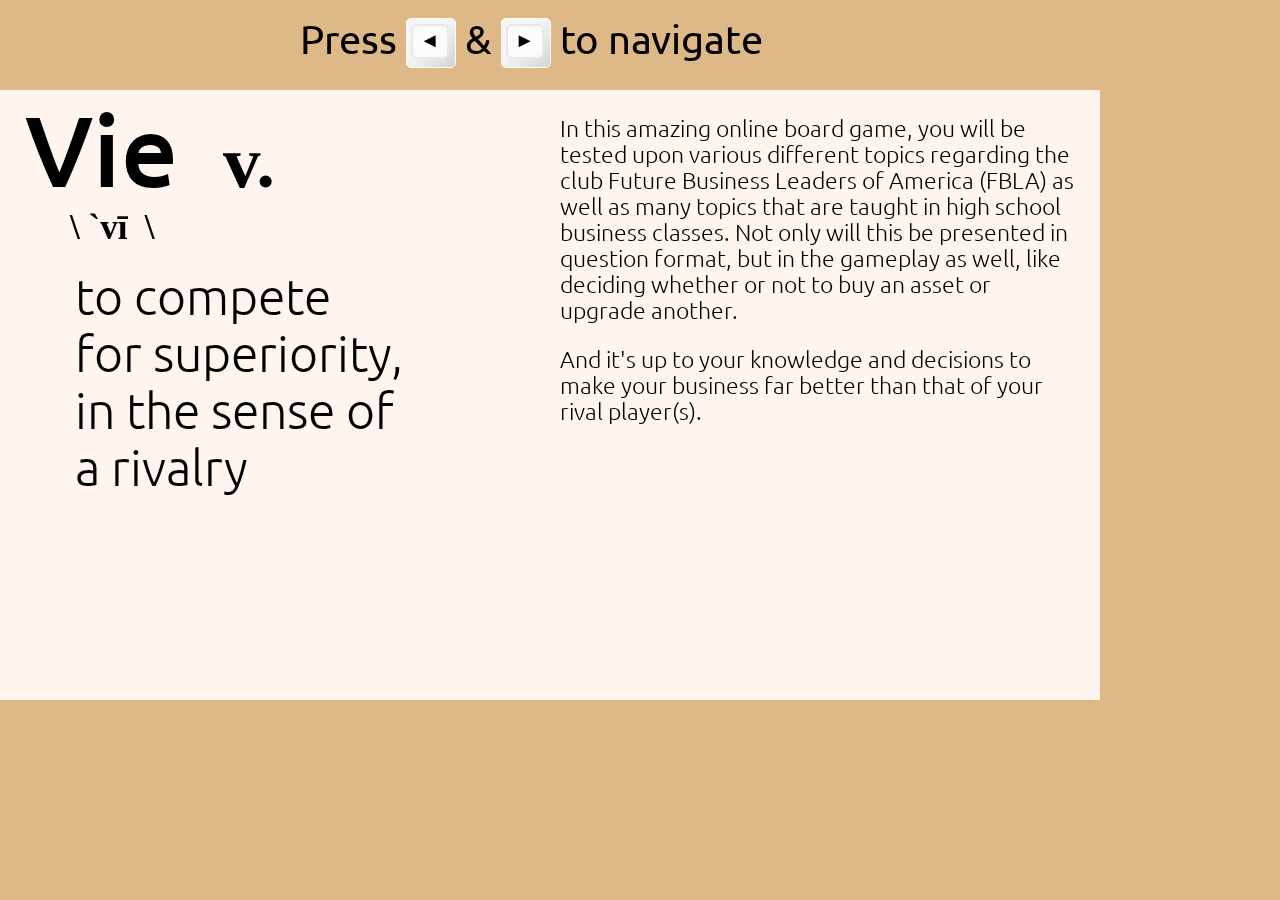
<file: assets/additional_info/instructions.html>
<!DOCTYPE html>
<html>

<head>
	<meta charset="utf-8">
	<meta name="viewport" content="width=device-width, initial scale=1">
	
	<!-- Set webpage title -->
	<title>Rules and Instructions of Vie</title>

	<!-- CSS File -->
	<link rel="stylesheet" href="../css/fonts/fonts.css"><!-- Font declarations for offline use -->
	<link rel="stylesheet" href="css/separate_design.css"><!-- CSS file for .html files that are separate from the actual gameplay -->

	<!-- JavaScript Files -->
	<script src="../javascript/jquery.js"></script><!-- jQuery version 3.3.1 -->
	<script src="javascript/instructions.js"></script>
</head>

<body id="instructions">
	<header>
		<div style="width:500px; margin-left:auto; margin-right:auto;"><p>Press&nbsp;</p><div id="outset" onclick="previous()"><div id="press">&#9668;</div></div><p>&nbsp;&amp;&nbsp;</p><div id="outset" onclick="next()"><div id="press">&#9658;</div></div><p>&nbsp;to navigate</p></div>
	</header>

	<article>
		<section id="info1">
			<div class="left">
				<h1>Vie</h1><h3>v.</h3>
				<h4>&bsol;&nbsp;&grave;v&imacr;&nbsp;&nbsp;&bsol;</h4>
			
				<h2>to compete<br>for superiority,<br>in the sense of<br>a rivalry</h2>
			</div>
			<div class="right">
				<p>
					In this amazing online board game, you will be tested upon various different topics regarding the club Future Business Leaders of America (FBLA) as well as many topics that are taught in high school business classes. Not only will this be presented in question format, but in the gameplay as well, like deciding whether or not to buy an asset or upgrade another.
				</p>
				<p>
					And it's up to your knowledge and decisions to make your business far better than that of your rival player(s).
				</p>
			</div>
		</section>
		<section id="info2">
			<div class="left">
				<p>
					In the beginning, all players will start at <strong>GO</strong>. You will then "roll" two dice and move the appropriate number of spaces. To roll the dice, click on one of the two die in the upper left hand corner.
				</p>
				<br>
				<p>
					If you do not land on a corner space, you will be required to answer a question regarding FBLA or other business-related topics. Answer the question correctly, and you will be rewarded; answer incorrectly, and pay the price.
				</p>
			</div>
			<div class="right">
				<p>
					The amount to which you gain or loose answering a question is dependent on the question's difficultly, the rent of the space you landed on, and who owns the space. Here's a basic table for reference (take a screenshot of it, if you need, for future reference):
				</p>
				<table>
					<tr>
						<th></th><!-- Leave this table heading empty for the side headers -->
						<th></th><!-- Leave this table heading empty for the side headers -->
						<th>Unowned</th>
						<th>Owned by<br>You</th>
						<th>Owned by<br>Another</th>
					</tr>
					<tr>
						<th>Easy</th>
						<td>
							<table>
								<tr>
									<th>Correct:</th>
								</tr>
								<tr>
									<th>Inorrect:</th>
								</tr>
							</table>
						</td>
					
						<td>
							<table>
								<tr>
									<td>+ rent</td>
								</tr>
								<tr>
									<td>&minus; rent&nbsp;&nbsp;&nbsp;&nbsp;&nbsp;&nbsp;&nbsp;&nbsp;&nbsp;&nbsp;</td>
								</tr>
							</table>
						</td>
						<td>
							<table>
								<tr>
									<td>+ rent x 2.0</td>
								</tr>
								<tr>
									<td>&plusmn; 0</td>
								</tr>
							</table>
						</td>
						<td>
							<table>
								<tr>
									<td>&minus; <sup>rent</sup>/<sub>4</sub></td>
								</tr>
								<tr>
									<td>&minus; rent x 2.0</td>
								</tr>
							</table>
						</td>
					</tr>
					<tr>
						<th>Medium</th>
						<td>
							<table>
								<tr>
									<th>Correct:</th>
								</tr>
								<tr>
									<th>Inorrect:</th>
								</tr>
							</table>
						</td>
					
						<td>
							<table>
								<tr>
									<td>+ rent x 1.5</td>
								</tr>
								<tr>
									<td>&minus; rent x 1.5</td>
								</tr>
							</table>
						</td>
						<td>
							<table>
								<tr>
									<td>+ rent x 3.0</td>
								</tr>
								<tr>
									<td>&plusmn; 0</td>
								</tr>
							</table>
						</td>
						<td>
							<table>
								<tr>
									<td>&minus; <sup>rent</sup>/<sub>2</sub></td>
								</tr>
								<tr>
									<td>&minus; rent x 3.0</td>
								</tr>
							</table>
						</td>
					</tr>
					<tr>
						<th>Hard</th>
						<td>
							<table>
								<tr>
									<th>Correct:</th>
								</tr>
								<tr>
									<th>Inorrect:</th>
								</tr>
							</table>
						</td>
					
						<td>
							<table>
								<tr>
									<td>+ rent x 2.0</td>
								</tr>
								<tr>
									<td>&minus; rent x 2.0</td>
								</tr>
							</table>
						</td>
						<td>
							<table>
								<tr>
									<td>+ rent x 5.0</td>
								</tr>
								<tr>
									<td>&plusmn; 0</td>
								</tr>
							</table>
						</td>
						<td>
							<table>
								<tr>
									<td>&minus; rent&nbsp;&nbsp;&nbsp;&nbsp;&nbsp;&nbsp;&nbsp;&nbsp;&nbsp;&nbsp;</td>
								</tr>
								<tr>
									<td>&minus; rent x 5.0</td>
								</tr>
							</table>
						</td>
					</tr>
				</table>
			</div>
		</section>
		<section id="info3">
			<div class="left">
				<p>
					If you land on <strong>Holiday</strong>, then congratulations! This free space provides you a quick break from the busy life of the business world!
				</p>
				<p>
					If you land on <strong>JAIL</strong>, don't worry! You're not the one in jail. In fact, you're just visiting.
				</p>
				<p style="margin-bottom:3px;">
					If you land on or pass <strong>GO</strong>, you will automatically earn a fixed amount of money. The amount is dependent on the current difficultly of the questions.
				</p>
					<ul style="list-style-type:none;">
						<li><strong>Easy:</strong> +$400</li>
						<li><strong>Medium:</strong> +$200</li>
						<li><strong>Hard:</strong> +$100</li>
					</ul>
			</div>
			<div class="right">
				<p style="margin-bottom:2px;">
					If you land on the <strong>Go to JAIL</strong> corner or end up rolling three sets of doubles in a row, then you're in some serious trouble with the law. Thankfully, your sentence isn't that long&mdash;at most, three of your turns&mdash;but there are several, "legal", ways to get out of jail before your full sentence is over:
				</p>
					<ul>
						<li>Roll doubles.</li>
						<li>Pay a fine of $50 before rolling.</li>
					</ul>
				<p style="margin-top:4px;">
					If you "choose" to serve out your full three-turn sentence, then you must pay $50 after rolling your dice. However, once out of <strong>JAIL</strong>, you will move to <strong>Just Visiting</strong> for the remainder of your turn.
					<br>
					Even though you may be in jail, you can still manage your business assets and collect rent from Fortune, so good things and bad.
				</p>
			</div>
		</section>
		<section id="info4">
			<div class="left">
				<p>
					If you land on a space that no one owns, you will be given the chance to buy that asset after answering your question. Assets are meant to benefit you and your business, and give you an edge over your rivals.
				</p>
				<p>
					You cannot, however, sell your assets or attempt to buy any properties that other players do not buy. You also cannot upgrade any of your Advertising assets, as their rents increase with the amount of Advertising assets that you own.
				</p>
			</div>
			<div class="right">
				<p>
					If you own all of the properties of a certain color, you will be able to upgrade those assets, which will greatly increase the rent of those spaces.
				</p>
				<p>
					To upgrade, you must click on the asset card that you want to upgrade before you roll your dice.
				</p>
			</div>
		</section>
		<section id="info5">
			<div class="left">
				<p>
					When you have gone bankrupt, it means that you do not have enough money to continue and your rival(s) will win this chapter of your rivalry.
				</p>
			</div>
			<div class="right">
				<p>
					However, if you reach the end of the game with all of the possible questions answered and neither you nor your rival(s) have gone bankrupt, your business's total worth will be calculated and will then be compared to their calculated total worth. Whomever has the highest worth will win this chapter of your rivalry!
				</p>
			</div>
		</section>
	</article>
</body>

</html>
</file>
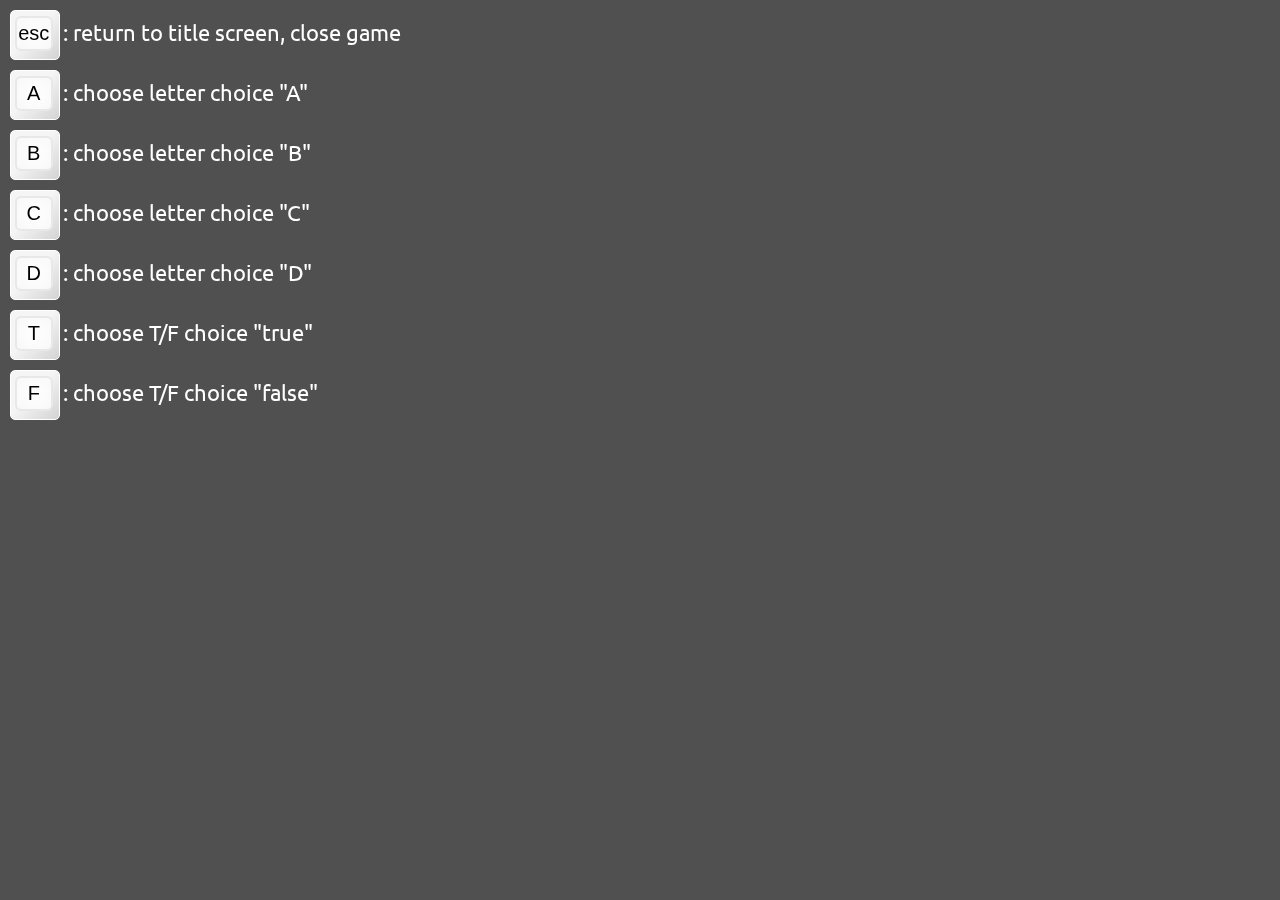
<file: assets/additional_info/shortcuts_map.html>
<!DOCTYPE html>
<html>

<head>
	<meta charset="utf-8">
	<meta name="viewport" content="width=device-width, initial scale=1">
	
	<!-- Set webpage title -->
	<title>Keyboard Shortcuts</title>

	<!-- CSS File -->
	<link rel="stylesheet" href="../css/fonts/fonts.css"><!-- Font declarations for offline use -->
	<link rel="stylesheet" href="css/separate_design.css"><!-- CSS file for .html files that are separate from the actual gameplay -->

	<!-- JavaScript Files -->
	<script src="../javascript/jquery.js"></script><!-- jQuery version 3.3.1 -->
</head>

<body id="keymap">
	<p><div id="outset"><div id="press">esc</div></div>: return to title screen, close game</p>
	
	<p><div id="outset"><div id="press">A</div></div>: choose letter choice "A"</p>
	
	<p><div id="outset"><div id="press">B</div></div>: choose letter choice "B"</p>
	
	<p><div id="outset"><div id="press">C</div></div>: choose letter choice "C"</p>
	
	<p><div id="outset"><div id="press">D</div></div>: choose letter choice "D"</p>
	
	<p><div id="outset"><div id="press">T</div></div>: choose T/F choice "true"</p>
	
	<p><div id="outset"><div id="press">F</div></div>: choose T/F choice "false"</p>

<script>
	document.addEventListener('keydown', function(esc) {
		if (esc.keyCode == 27) {
			close();
		}
	});
</script>

</body>

</html>
</file>
<file: assets/css/fonts/fonts.css>
/* Fonts are defined here */ /* @import links will not be used in the online version */

/* Libre Barcode 39 */
	@font-face {
		font-family: "Libre Barcode";
		src: url("libre_barcode_39/LibreBarcode39-Regular.woff");
		font-weight: normal;
	}

/* Londrina Solid */
	/* Thin */
	@font-face {
		font-family: "Londrina Solid";
		src: url("londrina_solid/LondrinaSolid-Thin.woff");
		font-weight: 100;
	}
	
	/* Light */
	@font-face {
		font-family: "Londrina Solid";
		src: url("londrina_solid/LondrinaSolid-Light.woff");
		font-weight: 300;
	}
	
	/* Regular */
	@font-face {
		font-family: "Londrina Solid";
		src: url("londrina_solid/LondrinaSolid-Regular.woff");
		font-weight: 400;
	}
	
	/* Bold */
	@font-face {
		font-family: "Londrina Solid";
		src: url("londrina_solid/LondrinaSolid-Black.woff");
		font-weight: 700;
	}

/* Special Elite */
	@font-face {
		font-family: "Special Elite";
		src: url("special_elite/SpecialElite-Regular.woff");
		font-weight: 400;
	}

/* Ubuntu */
	/* Light */
		/* Normal */
		@font-face {
			font-family: "Ubuntu";
			src: url("ubuntu/Ubuntu-Light.woff");
			font-weight: 300;
		}
		/* Italic */
		@font-face {
			font-family: "Ubuntu";
			src: url("ubuntu/Ubuntu-LightItalic.woff");
			font-weight: 300;
			font-style: italic;
		}
	
	/* Regular */
		/* Normal */
		@font-face {
			font-family: "Ubuntu";
			src: url("ubuntu/Ubuntu-Regular.woff");
			font-weight: 400;
		}
		/* Italic */
		@font-face {
			font-family: "Ubuntu";
			src: url("ubuntu/Ubuntu-Italic.woff");
			font-weight: 400;
			font-style: italic;
		}
	
	/* Medium */
		/* Normal */
		@font-face {
			font-family: "Ubuntu";
			src: url("ubuntu/Ubuntu-Medium.woff");
			font-weight: 500;
		}
		/* Italic */
		@font-face {
			font-family: "Ubuntu";
			src: url("ubuntu/Ubuntu-MediumItalic.woff");
			font-weight: 500;
			font-style: italic;
		}
	
	/* Bold */
	@font-face {
		font-family: "Ubuntu";
		src: url("ubuntu/Ubuntu-Bold.woff");
		font-weight: 700;
	}

/* Vast Shadow */
	@font-face {
		font-family: "Vast Shadow";
		src: url("vast_shadow/VastShadow-Regular.woff");
		font-weight: 400;
	}

/* Wallpoet */
	@font-face {
		font-family: "Wallpoet";
		src: url("wallpoet/Wallpoet-Regular.woff");
		font-weight: 400;
	}
</file>
<file: assets/css/game_design.css>
/* Normal CSS file */

html { -ms-user-select:none; /* For Edge */  -webkit-user-select:none; /* For Safari and Chrome */  -moz-user-select:none; /* For Firefox */  -o-user-select:none; /* For Opera */  user-select:none; /* Standard */ }
body { width:100%; max-width:100%; height:100%; max-height:100%; margin:0 auto; position:fixed; left:0; top:0; background-color:burlywood; }

#startup { display:flex; width:100%; height:100%; align-items:center; justify-content:center; }
#startup h3 { margin:0; margin-left:auto; margin-right:auto; padding:0; position:absolute; top:15px; font-family:Londrina Solid; font-size:60px; font-weight:300; cursor:default; }

#titlescreen { display:block; width:100%; height:100%; background-color:burlywood; overflow:hidden; }
#titlescreen h1 { margin:0; padding-top:0; padding-left:15px; font-family:Londrina Solid; font-size:130px; font-weight:300; cursor:default; }
#titlescreen h2 { margin:0; padding:0; font-family:Vast Shadow; font-size:30px; font-weight:100; cursor:default; }
#titlescreen h4 { margin-bottom:10px; text-align:center; font-family:Ubuntu; font-size:30px; cursor:default; }
#titlescreen h6 { margin-top:5px; margin-bottom:5px; text-align:right; color:gray; font-family:Ubuntu; font-size:10px; font-weight:100; cursor:default; }
#titlescreen p { font-family:Ubuntu; font-size:17px; color:#F0F0F0; cursor:default; }
#titlescreen a { font-family:Ubuntu; color:gray; text-decoration:none; }
#titlescreen a:hover { text-decoration:underline; }
#titlescreen a:active, #titlescreen a:visited { color:gray; text-decoration:none; }

#game { display:none; width:100%; height:100%; background-color:burlywood; overflow:hidden; }
#game h1 { margin:0; padding-top:20px; padding-left:15px; font-family:Ubuntu; line-height:1; font-size:50px; font-weight:400; cursor:default; }
#game h3 { margin:0; padding-top:5px; padding-left:15px; line-height:15px; font-family:Ubuntu; font-size:20px; font-weight:100; cursor:default; }
#game h4 { margin:0; padding-top:10px; font-family:Ubuntu; text-align:center; font-size:20px; font-weight:600; cursor:default; }
#game h5 { margin:0; padding-top:15px; line-height:15px; font-family:Ubuntu; font-size:15px; font-weight:100; cursor:default; }
#game h6 { margin:0; padding-top:15px; font-family:Ubuntu; font-size:15px; font-weight:900; cursor:default; }
#game header { width:100%; max-width:100%; position:fixed; top:0; left:0; background-color:transparent; z-index:50; }

* {
	box-sizing: border-box;
}


/* If online */
#online {
	display: none;
	width: 100%;
	height: 100%;
	position: fixed;
	background-color: rgba(0, 0, 0, 0.5);
	align-items: center;
	justify-content: center;
	z-index: 100;
}
#online #message {
	width: 45%;
	background-color: #FFFFF0;
}
#online #message h1 {
	font-family: Ubuntu;
	text-align: center;
}
#online #message h3 {
	font-family: Ubuntu;
	text-align: center;
}
#online #message button {
	display: inline-block;
	margin-top: 20px;
	margin-left: 50px;
	margin-right: 50px;
	outline: none;
	border: none;
	background-color: transparent;
	font-family: Ubuntu;
	font-size: 30px;
	text-decoration: none;
	cursor: pointer;
}
#online #message button #aniunderline {
	height: 2px;
}

/* Pop-ups to alert the player of environmental flaws that need to be fixed */
.flaw {
	width: 100%;
	height: 100%;
	position: fixed;
	top: 0;
	left: 0;
	background-color: burlywood;
	z-index: 300;
}
.flaw #message {
	display: flex;
	width: 100%;
	height: 100%;
	position: fixed;
	top: 0;
	left: 0;
	background-color: rgba(0, 0, 0, 0.75);
	align-items: center;
	justify-content: center;
}
.flaw #message #container {
	width: 45%;
	background-color: #FFFFF0;
}
.flaw #message #container h1 {
	font-family: Ubuntu;
	text-align: center;
}
.flaw #message #container h3 {
	font-family: Ubuntu;
	text-align: center;
}
.flaw #message #container p {
	padding-left: 20px;
	padding-right: 20px;
	font-family: Ubuntu;
}
#mobile {
	display: none;
}
#resize {
	display: none;
}

/* Animated Underline */
button #aniunderline {
	width: 0;
	height: 4px;
	background-color: #000;
	transition: width 0.2s ease-out;
}
button:hover #aniunderline {
	width: 100%;
}

/* Game Pieces (default color (grey) is used) */
.gamepiece {
	width: 151px;
	height: 211px;
	position: absolute;
}
.gamepiece #blub {
	width: 75px;
	height: 75px;
	position: absolute;
	left: 33px;
	border-radius: 50%;
	background-color: #D3D3D3;
	box-shadow: inset -7px -3px 0 2px #999;
}
.gamepiece #blub::before {
	content: "";
	width: 14px;
	height: 27px;
	position: absolute;
	top: 10px;
	left: 15px;
	border-radius: 50%;
	background-color: #FFF;
	-ms-transform: rotate(40deg); /* For Edge */
	-webkit-transform: rotate(40deg); /* For Safari and Chrome */
	-moz-transform: rotate(40deg); /* For Firefox */
	-o-transform: rotate(40deg); /* For Opera */
	transform: rotate(40deg); /* Standard */
}
.gamepiece #collar {
	width: 97px;
	height: 0;
	position: absolute;
	top: 67px;
	left: 23px;
	border-left: 25px solid transparent;
	border-right: 25px solid transparent;
	border-bottom: 15px solid #D3D3D3;
	z-index: 3;
}
.gamepiece #collar::after {
	content: "";
	width: 87px;
	height: 0;
	position: absolute;
	top: 14px;
	left: -25px;
	border-top: 15px solid #D3D3D3;
	border-left: 5px solid transparent;
	border-right: 5px solid transparent;
}
.gamepiece #collar #shadow {
	width: 40px;
	height: 0;
	position: absolute;
	right: -23px;
	border-left: 0px solid transparent;
	border-right: 20px solid transparent;
	border-bottom: 15px solid #999;
	-ms-transform: skew(30deg); /* For Edge */
	-webkit-transform: skew(30deg); /* For Safari and Chrome */
	-moz-transform: skew(30deg); /* For Firefox */
	-o-transform: skew(30deg); /* For Opera */
	transform: skew(30deg); /* Standard */
	z-index: 4;
}
.gamepiece #collar #shadow::after {
	content: "";
	width: 40px;
	height: 15px;
	position: absolute;
	top: 14px;
	left: -7px;
	-ms-transform: skew(-45deg); /* For Edge */
	-webkit-transform: skew(-45deg); /* For Safari and Chrome */
	-moz-transform: skew(-45deg); /* For Firefox */
	-o-transform: skew(-45deg); /* For Opera */
	transform: skew(-45deg); /* Standard */
	background-color: #999;
}
.gamepiece #neck {
	width: 30px;
	height: 0;
	position: absolute;
	top: 90px;
	left: 53px;
	border-left: 5px solid transparent;
	border-right: 5px solid transparent;
	border-bottom: 60px solid #D3D3D3;
	z-index: 2;
}
.gamepiece #neck::after {
	content: "";
	width: 0;
	height: 0;
	position: absolute;
	left: -19px;
	border-top: 35px solid #999;
	border-left: 50px solid transparent;
	border-right: 0 solid transparent;
	-ms-transform: skew(5deg); /* For Edge */
	-webkit-transform: skew(5deg); /* For Safari and Chrome */
	-moz-transform: skew(5deg); /* For Firefox */
	-o-transform: skew(5deg); /* For Opera */
	transform: skew(5deg); /* Standard */
}
.gamepiece #shade {
	width: 0;
	height: 0;
	position: absolute;
	top: 95px;
	left: 42px;
	border-bottom: 100px solid #999;
	border-left: 50px solid transparent;
	border-right: 0 solid transparent;
	-ms-transform: skew(3deg); /* For Edge */
	-webkit-transform: skew(3deg); /* For Safari and Chrome */
	-moz-transform: skew(3deg); /* For Firefox */
	-o-transform: skew(3deg); /* For Opera */
	transform: skew(3deg); /* Standard */
	z-index: 3;
}
.gamepiece #shade::after {
	content: "";
	width: 70px;
	height: 32px;
	position: absolute;
	top: 46px;
	left: -27px;
	border-radius: 50%;
	-ms-transform: rotate(12deg); /* For Edge */
	-webkit-transform: rotate(12deg); /* For Safari and Chrome */
	-moz-transform: rotate(12deg); /* For Firefox */
	-o-transform: rotate(12deg); /* For Opera */
	transform: rotate(12deg); /* Standard */
	background-color: #999;
}
.gamepiece #topbase {
	width: 125px;
	height: 50px;
	position: absolute;
	top: 140px;
	left: 13px;
	border-radius: 50%;
	background-color: #D3D3D3;
	box-shadow: inset -5px -13px 0 4px #999;
	z-index: 1;
}
.gamepiece #bottombase {
	width: 150px;
	height: 55px;
	position: absolute;
	top: 155px;
	border-radius: 50%;
	background-color: #D3D3D3;
	box-shadow: inset -10px -10px 0 10px #999;
}

/* Cards (aesthetic only) */
.card {
	width: 375px;
	height: 500px;
	position: relative;
	background-color: #FFFFF0;
	border-radius: 4px;
	box-shadow: 2px 6px 5px rgba(33, 33, 33, .5);
}
.card #heading {
	width: 100%;
	height: 170px;
	position: relative;
	top: 8px;
	font-family: Ubuntu;
	text-align: center;
	vertical-align: middle;
}
.card #text {
	width: 90%;
	height: 300px;
	position: relative;
	top: 50px;
	left: 5%;
	text-align: center;
	overflow: hidden;
}
.card #text #name {
	width: 100%;
	height: 150px;
}

/* Choose version (single player/multiplayer) */
#startup .card {
	display: inline-block;
	transition: 0.35s ease-out;
	cursor: pointer;
}
#startup #single {
	top: 75px;
	left: 0;
	-webkit-transform: scale(0.9) rotate(-7.5deg); /* For Safari and Chrome */
	-moz-transform: scale(0.9) rotate(-7.5deg); /* For Firefox */
	-o-transform: scale(0.9) rotate(-7.5deg); /* For Opera */
	transform: scale(0.9) rotate(-7.5deg); /* Standard */
}
#startup #single:hover {
	top: 25px;
	left: -25px;
}
#startup #multi {
	top: 75px;
	left: 0;
	-webkit-transform: scale(0.9) rotate(7.5deg); /* For Safari and Chrome */
	-moz-transform: scale(0.9) rotate(7.5deg); /* For Firefox */
	-o-transform: scale(0.9) rotate(7.5deg); /* For Opera */
	transform: scale(0.9) rotate(7.5deg); /* Standard */
}
#startup #multi:hover {
	top: 25px;
	left: 25px;
}
	/* Header */
	#startup .card #heading {
		padding-top: 45px;
		font-size: 50px;
	}
	#startup #single #heading {
		background: linear-gradient(to top, #EE82EE 25%, #FFFFF0 100%);
	}
	#startup #multi #heading {
		background: linear-gradient(to top, #3DEB85 25%, #FFFFF0 100%);
	}
	/* Text */
	#startup .card #text h1 {
		margin: 0;
		padding: 0;
		padding-bottom: 0;
		font-family: Ubuntu;
		font-size: 30px;
		font-weight: 400;
	}
	#startup .card #text h2 {
		margin: 0;
		margin-top: -75px;
		padding: 0;
		font-family: Ubuntu;
		font-size: 25px;
		font-weight: 300;
	}

/* Gamebox with Rulebook */
#gamebox {
	width: 1325px;
	height: 785px;
	position: absolute;
	top: -1400px;
	left: -350px;
}
#boxcover {
	position: absolute;
	top: -10px;
	left: 100px;
	z-index: 50;
}
	/* Front of Box */
	#boxcover #front {
		width: 775px;
		position: absolute;
		top: 30px;
		left: 125px;
		border-right: 135px solid transparent;
		border-bottom: 420px solid #202020;
		-webkit-transform: rotate(-15deg) rotateX(21deg) skewX(18deg); /* For Safari and Chrome */
		-moz-transform: rotate(-15deg) rotateX(21deg) skewX(18deg); /* For Firefox */
		-o-transform: rotate(-15deg) rotateX(21deg) skewX(18deg); /* For Opera */
		transform: rotate(-15deg) rotateX(21deg) skewX(18deg); /* Standard */
	}
	#boxcover #front::before {
		content: "";
		width: 0;
		height: 0;
		position: absolute;
		top: -38px;
		left: 0;
		border-left: 650px solid #202020;
		border-top: 40px solid transparent;
	}
	#boxcover #front #designs {
		width: 775px;
		height: 420px;
		position: absolute;
		cursor: default;
	}
		/* V "Tux" */
		#boxcover #front #designs #v {
			display: inline-block;
			width: auto;
			height: auto;
			z-index: 2;
		}
		#v h1 {
			display: inline-block;
			padding-top: 0;
			padding-left: 50px;
			color: #FFFFFF;
			font-family: Wallpoet;
			font-size: 500px;
			line-height: 300px;
		}
		#v #tuxleft {
			width: 0;
			height: 0;
			position: absolute;
			top: 45px;
			left: 9px;
			border-top: 60px solid transparent;
			border-right: 80px solid #FFFFFF;
			border-bottom: 45px solid transparent;
			-webkit-transform: rotate(-31deg); /* For Safari and Chrome */
			-moz-transform: rotate(-31deg); /* For Firefox */
			-o-transform: rotate(-31deg); /* For Opera */
			transform: rotate(-31deg); /* Standard */
		}
		#v #tuxleft::after {
			content: "";
			width: 0;
			height: 0;
			position: absolute;
			top: 0;
			left: 0;
			border-top: 40px solid transparent;
			border-right: 80px solid #FFFFFF;
			border-bottom: 135px solid transparent;
		}
		#v #bow {
			width: 0;
			height: 0;
			position: absolute;
			top: 25px;
			left: 195px;
			border-top: 15px solid transparent;
			border-left: 30px solid #FFFFFF;
			border-bottom: 15px solid transparent;
		}
		#v #bow::before {
			content: "";
			width: 0;
			height: 0;
			position: absolute;
			top: -15px;
			left: 0;
			border-top: 15px solid transparent;
			border-right: 30px solid #FFFFFF;
			border-bottom: 15px solid transparent;
		}
		#v #tuxright {
			width: 0;
			height: 0;
			position: absolute;
			top: 45px;
			left: 367px;
			border-top: 60px solid transparent;
			border-left: 80px solid #FFFFFF;
			border-bottom: 45px solid transparent;
			-webkit-transform: rotate(31deg); /* For Safari and Chrome */
			-moz-transform: rotate(31deg); /* For Firefox */
			-o-transform: rotate(31deg); /* For Opera */
			transform: rotate(31deg); /* Standard */
		}
		#v #tuxright::after {
			content: "";
			width: 0;
			height: 0;
			position: absolute;
			top: 0;
			right: 0;
			border-top: 40px solid transparent;
			border-left: 80px solid #FFFFFF;
			border-bottom: 135px solid transparent;
		}
		/* Descriptions and options */
		#boxcover #front #designs #side {
			width: 210px;
			height: 250px;
			position: absolute;
			top: 50px;
			left: 475px;
			color: #FFFFFF;
			font-family: Ubuntu;
			font-size: 25px;
			-webkit-transform: skewX(10deg); /* For Safari and Chrome */
			-moz-transform: skewX(10deg); /* For Firefox */
			-o-transform: skewX(10deg); /* For Opera */
			transform: skewX(10deg); /* Standard */
			z-index: 2;
		}
		#boxcover #front #designs #side #startbtn {
			margin-top: 50px;
			margin-left: auto;
			margin-right: auto;
			background-color: transparent;
			border: none;
			outline: none;
			text-align: center;
			font-family: Ubuntu;
			font-size: 60px;
			font-weight: 500;
			letter-spacing: 3px;
			color: #FFFFFF;
			cursor: pointer;
		}
		#boxcover #front #designs #side #startbtn #aniunderline {
			background-color: #FFFFFF;
		}
	/* Sides of Box */
		/* Side facing player */
		#boxcover #side1 {
			width: 775px;
			position: absolute;
			top: 418px;
			left: 228px;
			border-top: 180px solid #252525;
			border-left: 15px solid transparent;
			-webkit-transform: rotate(-15deg) skewX(-23deg); /* For Safari and Chrome */
			-moz-transform: rotate(-15deg) skewX(-23deg); /* For Firefox */
			-o-transform: rotate(-15deg) skewX(-23deg); /* For Opera */
			transform: rotate(-15deg) skewX(-23deg); /* Standard */
			/* opacity: 0.5; */
		}
		#boxcover #side1 #information {
			width: 760px;
			height: 180px;
			top: -180px;
			position: absolute;
			left: 0;
			cursor: default;
		}
		#boxcover #side1 #information #description {
			width: 525px;
			height: 100%;
			position: absolute;
			top: 0;
			left: 25px;
			-webkit-transform: skewX(5deg); /* For Safari and Chrome */
			-moz-transform: skewX(5deg); /* For Firefox */
			-o-transform: skewX(5deg); /* For Opera */
			transform: skewX(5deg); /* Standard */
		}
		#boxcover #side1 #information #fakebarcode {
			width: auto;
			padding-top: 5px;
			padding-left: 5px;
			padding-right: 5px;
			padding-bottom: 0;
			position: absolute;
			right: 5px;
			bottom: 5px;
			background-color: #FFFFF0;
			color: #000;
			font-family: Libre Barcode;
			font-size: 75px;
			-webkit-transform: scale(0.75); /* For Safari and Chrome */
			-moz-transform: scale(0.75); /* For Firefox */
			-o-transform: scale(0.75); /* For Opera */
			transform: scale(0.75); /* Standard */
		}
		/* Side facing away from player */
		#boxcover #side2 {
			width: 500px;
			position: absolute;
			top: 329px;
			left: -126px;
			border-top: 186px solid #151515;
			border-right: 10px solid transparent;
			-webkit-transform: rotate(-16deg) rotateY(55deg) rotateZ(60deg) skewX(30deg); /* For Safari and Chrome */
			-moz-transform: rotate(-16deg) rotateY(55deg) rotateZ(60deg) skewX(30deg); /* For Firefox */
			-o-transform: rotate(-16deg) rotateY(55deg) rotateZ(60deg) skewX(30deg); /* For Opera */
			transform: rotate(-16deg) rotateY(55deg) rotateZ(60deg) skewX(30deg); /* Standard */
		}
	/* Shadow created by box */
	#boxcover #shadow {
		width: 775px; /* Originally 635px */
		position: absolute;
		top: 135px;
		left: -35px;
		border-right: 135px solid transparent;
		border-bottom: 500px solid rgba(0, 0, 0, 0.35);
		-webkit-transform: rotate(-15deg) rotateX(21deg) skewX(18deg); /* For Safari and Chrome */
		-moz-transform: rotate(-15deg) rotateX(21deg) skewX(18deg); /* For Firefox */
		-o-transform: rotate(-15deg) rotateX(21deg) skewX(18deg); /* For Opera */
		transform: rotate(-15deg) rotateX(21deg) skewX(18deg); /* Standard */
		z-index: -1;
	}
	#boxcover #shadow::after {
		content: "";
		width: 0;
		height: 0;
		position: absolute;
		left: 0;
		bottom: -548px;
		border-top: 48px solid rgba(0, 0, 0, 0.35);
		border-left: 105px solid transparent;
	}

/* Rule/Instructions Book */
#pamphlet {
	position: absolute;
	top: 275px;
	left: 725px;
	transition: 0.25s ease-out;
	cursor: pointer;
	z-index: 45;
}
#pamphlet:hover {
	top: 300px;
	left: 760px;
}
	/* Cover */
	#pamphlet #cover {
		width: 400px;
		position: absolute;
		border-right: 50px solid transparent;
		border-bottom: 500px solid #E0E0E0;
		border-radius: 5px 0 0 5px;
		-webkit-transform: rotate(-35deg) rotateY(30deg) rotateX(21deg) skewX(18deg); /* For Safari and Chrome */
		-moz-transform: rotate(-35deg) rotateY(30deg) rotateX(21deg) skewX(18deg); /* For Firefox */
		-o-transform: rotate(-35deg) rotateY(30deg) rotateX(21deg) skewX(18deg); /* For Opera */
		transform: rotate(-35deg) rotateY(30deg) rotateX(21deg) skewX(18deg); /* Standard */
		box-shadow: -5px 2px rgba(0, 0, 0, 0.25);
		z-index: 3;
	}
	#pamphlet #cover #designs {
		width: 400px;
		height: 500px;
		padding-top: 50px;
		position: absolute;
		color: #202020;
		font-family: Londrina Solid;
		font-size: 60px;
		text-align: center;
		-webkit-transform: rotate(180deg); /* For Safari and Chrome */
		-moz-transform: rotate(180deg); /* For Firefox */
		-o-transform: rotate(180deg); /* For Opera */
		transform: rotate(180deg); /* Standard */
	}
	/* Inner "Pages" */
	#pamphlet .page {
		width: 400px;
		position: absolute;
		top: 0;
		left: 0;
		border-right: 50px solid transparent;
		border-bottom: 500px solid #FFFFF0;
		border-radius: 5px 0 0 5px;
		-webkit-transform: rotate(-35deg) rotateY(30deg) rotateX(21deg) skewX(18deg); /* For Safari and Chrome */
		-moz-transform: rotate(-35deg) rotateY(30deg) rotateX(21deg) skewX(18deg); /* For Firefox */
		-o-transform: rotate(-35deg) rotateY(30deg) rotateX(21deg) skewX(18deg); /* For Opera */
		transform: rotate(-35deg) rotateY(30deg) rotateX(21deg) skewX(18deg); /* Standard */
		box-shadow: -5px 2px rgba(0, 0, 0, 0.25);
	}
	#pamphlet #page1 {
		top: 4px;
		left: 1px;
		z-index: 2;
	}
	#pamphlet #page2 {
		top: 7px;
		left: 2px;
		z-index: 1;
	}

/* Exit Game */
#exitgame {
	position: absolute;
	bottom: 100px;
	left: 550px;
	font-family: Ubuntu;
	font-size: 30px;
	font-weight: 700;
	background-color: transparent;
	border: none;
	outline: none;
	-webkit-transform: rotate(-13deg) rotateX(21deg) skewX(18deg); /* For Safari and Chrome */
	-moz-transform: rotate(-13deg) rotateX(21deg) skewX(18deg); /* For Firefox */
	-o-transform: rotate(-13deg) rotateX(21deg) skewX(18deg); /* For Opera */
	transform: rotate(-13deg) rotateX(21deg) skewX(18deg); /* Standard */
	z-index: 300;
	cursor: pointer;
}

/* Discalimer */
#disclaimer {
	width: 380px;
	position: absolute;
	right: 5px;
	bottom: 5px;
}

/* Allow the player to choose various aspects of their game */
#choose {
	width: 100%;
	height: 100%;
	position: absolute;
	left: 0;
	bottom: -100%;
}
	/* Choose number of players (multiplayer only) */
	#choose #playernum {
		width: 100%;
		height: 100%;
		position: absolute;
		left: 0;
		bottom: 0;
	}
	#choose #playernum #dicecontainer {
		width: 1166px;
		margin-top: 75px;
		position: relative;
		left: 50%;
		-webkit-transform: translate(-50%, 0); /* For Safari and Chrome */
		-moz-transform: translate(-50%, 0); /* For Firefox */
		-o-transform: translate(-50%, 0); /* For Opera */
		transform: translate(-50%, 0); /* Standard */
	}
	#choose #playernum #dicecontainer button {
		width: 150px;
		height: 150px;
		margin-left: 40px;
		margin-right: 40px;
		padding: 0;
		position: relative;
		background-color: transparent;
		border: none;
		outline: none;
		-webkit-transform: scale(1.3); /* For Safari and Chrome */
		-moz-transform: scale(1.3); /* For Firefox */
		-o-transform: scale(1.3); /* For Opera */
		transform: scale(1.3); /* Standard */
		cursor: pointer;
	}
		/* Dice */
		#choose #playernum #dicecontainer .dice {
			position: absolute;
			top: 10px;
			left: 40px;
		}
		#choose #playernum #dicecontainer #num {
			width: 100%;
			position: absolute;
			bottom: 10px;
			font-family: Londrina Solid;
			font-size: 30px;
			text-align: center;
		}
	/* Choose difficulty */
	#choose #difficulty {
		width: 100%;
		height: 100%;
		position: absolute;
		left: 0;
		bottom: -100%;
	}
	#choose #difficulty #cardcontainer {
		width: 1133px;
		margin-top: -25px;
		position: relative;
		left: 50%;
		-webkit-transform: translate(-50%, 0) scale(0.9); /* For Safari and Chrome */
		-moz-transform: translate(-50%, 0) scale(0.9); /* For Firefox */
		-o-transform: translate(-50%, 0) scale(0.9); /* For Opera */
		transform: translate(-50%, 0) scale(0.9); /* Standard */
	}
		/* Cards */
		#choose #difficulty #cardcontainer .card {
			display: inline-block;
			-webkit-transform: scale(0.8); /* For Safari and Chrome */
			-moz-transform: scale(0.8); /* For Firefox */
			-o-transform: scale(0.8); /* For Opera */
			transform: scale(0.8); /* Standard */
			transition: 0.35s ease-out;
			cursor: pointer;
		}
		#choose #difficulty #cardcontainer #easy {
			top: 50px;
			left: 50px;
			-webkit-transform: scale(0.8) rotate(-15deg); /* For Safari and Chrome */
			-moz-transform: scale(0.8) rotate(-15deg); /* For Firefox */
			-o-transform: scale(0.8) rotate(-15deg); /* For Opera */
			transform: scale(0.8) rotate(-15deg); /* Standard */
			z-index: 3;
		}
		#choose #difficulty #cardcontainer #easy:hover {
			top: 0;
			left: 25px;
		}
		#choose #difficulty #cardcontainer #medium {
			top: 0;
			left: -15px;
			z-index: 2;
		}
		#choose #difficulty #cardcontainer #medium:hover {
			top: -50px;
		}
		#choose #difficulty #cardcontainer #hard {
			top: 50px;
			left: -75px;
			-webkit-transform: scale(0.8) rotate(15deg); /* For Safari and Chrome */
			-moz-transform: scale(0.8) rotate(15deg); /* For Firefox */
			-o-transform: scale(0.8) rotate(15deg); /* For Opera */
			transform: scale(0.8) rotate(15deg); /* Standard */
			z-index: 1;
		}
		#choose #difficulty #cardcontainer #hard:hover {
			top: 0;
			left: -50px;
		}
			/* Header */
			#choose #difficulty #cardcontainer .card #heading {
				padding-top: 40px;
				font-size: 75px;
			}
			#choose #difficulty #cardcontainer #easy #heading {
				background: linear-gradient(to top, #7FFF00 25%, #FFFFF0 100%);
			}
			#choose #difficulty #cardcontainer #medium #heading {
				background: linear-gradient(to top, #FFFF00 25%, #FFFFF0 100%);
			}
			#choose #difficulty #cardcontainer #hard #heading {
				background: linear-gradient(to top, #DC143C 25%, #FFFFF0 100%);
			}
			/* Text */
			#choose #difficulty #cardcontainer .card #text h1 {
				padding-bottom: 0;
				font-family: Ubuntu;
				font-size: 30px;
				font-weight: 400;
			}
			#choose #difficulty #cardcontainer .card #text h2 {
				padding: 0;
				font-family: Ubuntu;
				font-size: 20px;
				font-weight: 300;
			}
	/* Choose pawn color (and nickname, for multiplayer only) */
	#choose #pawncolor {
		width: 100%;
		height: 100%;
		position: absolute;
		left: 0;
		bottom: -100%;
	}
	#choose #pawncolor #pawncontainer {
		width: 1106px;
		margin-top: 50px;
		margin-left: auto;
		margin-right: auto;
	}
	#choose #pawncolor #pawncontainer button {
		margin-left: 15px;
		margin-right: 15px;
		padding: 0;
		position: relative;
		background-color: transparent;
		border: none;
		outline: none;
		cursor: pointer;
	}
	#choose #pawncolor #pawncontainer button:hover .gamepiece {
		-webkit-transform: scale(1.25); /* For Safari and Chrome */
		-moz-transform: scale(1.25); /* For Firefox */
		-o-transform: scale(1.25); /* For Opera */
		transform: scale(1.25); /* Standard */
	}
		/* Game Pieces */
		#choose #pawncolor #pawncontainer .gamepiece {
			position: relative;
			transition: 0.2s ease-out;
		}
			/* Red */
			#choose #pawncolor #pawncontainer #red #blub {
				background-color: #FF3C1A;
				box-shadow: inset -7px -3px 0 2px #CC1F00;
			}
			#choose #pawncolor #pawncontainer #red #collar {
				border-bottom-color: #FF3C1A;
			}
			#choose #pawncolor #pawncontainer #red #collar::after {
				border-top-color: #FF3C1A;
			}
			#choose #pawncolor #pawncontainer #red #collar #shadow {
				border-bottom-color: #CC1F00;
			}
			#choose #pawncolor #pawncontainer #red #collar #shadow::after {
				background-color: #CC1F00;
			}
			#choose #pawncolor #pawncontainer #red #neck {
				border-bottom-color: #FF3C1A;
			}
			#choose #pawncolor #pawncontainer #red #neck::after {
				border-top-color: #CC1F00;
			}
			#choose #pawncolor #pawncontainer #red #shade {
				border-bottom-color: #CC1F00;
			}
			#choose #pawncolor #pawncontainer #red #shade::after {
				background-color: #CC1F00;
			}
			#choose #pawncolor #pawncontainer #red #topbase {
				background-color: #FF3C1A;
				box-shadow: inset -5px -13px 0 4px #CC1F00;
			}
			#choose #pawncolor #pawncontainer #red #bottombase {
				background-color: #FF3C1A;
				box-shadow: inset -10px -10px 0 10px #CC1F00;
			}
			/* Orange */
			#choose #pawncolor #pawncontainer #orange #blub {
				background-color: #FFA500;
				box-shadow: inset -7px -3px 0 2px #FF8C00;
			}
			#choose #pawncolor #pawncontainer #orange #collar {
				border-bottom-color: #FFA500;
			}
			#choose #pawncolor #pawncontainer #orange #collar::after {
				border-top-color: #FFA500;
			}
			#choose #pawncolor #pawncontainer #orange #collar #shadow {
				border-bottom-color: #FF8C00;
			}
			#choose #pawncolor #pawncontainer #orange #collar #shadow::after {
				background-color: #FF8C00;
			}
			#choose #pawncolor #pawncontainer #orange #neck {
				border-bottom-color: #FFA500;
			}
			#choose #pawncolor #pawncontainer #orange #neck::after {
				border-top-color: #FF8C00;
			}
			#choose #pawncolor #pawncontainer #orange #shade {
				border-bottom-color: #FF8C00;
			}
			#choose #pawncolor #pawncontainer #orange #shade::after {
				background-color: #FF8C00;
			}
			#choose #pawncolor #pawncontainer #orange #topbase {
				background-color: #FFA500;
				box-shadow: inset -5px -13px 0 4px #FF8C00;
			}
			#choose #pawncolor #pawncontainer #orange #bottombase {
				background-color: #FFA500;
				box-shadow: inset -10px -10px 0 10px #FF8C00;
			}
			/* Yellow */
			#choose #pawncolor #pawncontainer #yellow #blub {
				background-color: #FFD700;
				box-shadow: inset -7px -3px 0 2px #DAA520;
			}
			#choose #pawncolor #pawncontainer #yellow #collar {
				border-bottom-color: #FFD700;
			}
			#choose #pawncolor #pawncontainer #yellow #collar::after {
				border-top-color: #FFD700;
			}
			#choose #pawncolor #pawncontainer #yellow #collar #shadow {
				border-bottom-color: #DAA520;
			}
			#choose #pawncolor #pawncontainer #yellow #collar #shadow::after {
				background-color: #DAA520;
			}
			#choose #pawncolor #pawncontainer #yellow #neck {
				border-bottom-color: #FFD700;
			}
			#choose #pawncolor #pawncontainer #yellow #neck::after {
				border-top-color: #DAA520;
			}
			#choose #pawncolor #pawncontainer #yellow #shade {
				border-bottom-color: #DAA520;
			}
			#choose #pawncolor #pawncontainer #yellow #shade::after {
				background-color: #DAA520;
			}
			#choose #pawncolor #pawncontainer #yellow #topbase {
				background-color: #FFD700;
				box-shadow: inset -5px -13px 0 4px #DAA520;
			}
			#choose #pawncolor #pawncontainer #yellow #bottombase {
				background-color: #FFD700;
				box-shadow: inset -10px -10px 0 10px #DAA520;
			}
			/* Green */
			#choose #pawncolor #pawncontainer #green #blub {
				background-color: #ACE600;
				box-shadow: inset -7px -3px 0 2px #91C216;
			}
			#choose #pawncolor #pawncontainer #green #collar {
				border-bottom-color: #ACE600;
			}
			#choose #pawncolor #pawncontainer #green #collar::after {
				border-top-color: #ACE600;
			}
			#choose #pawncolor #pawncontainer #green #collar #shadow {
				border-bottom-color: #91C216;
			}
			#choose #pawncolor #pawncontainer #green #collar #shadow::after {
				background-color: #91C216;
			}
			#choose #pawncolor #pawncontainer #green #neck {
				border-bottom-color: #ACE600;
			}
			#choose #pawncolor #pawncontainer #green #neck::after {
				border-top-color: #91C216;
			}
			#choose #pawncolor #pawncontainer #green #shade {
				border-bottom-color: #91C216;
			}
			#choose #pawncolor #pawncontainer #green #shade::after {
				background-color: #91C216;
			}
			#choose #pawncolor #pawncontainer #green #topbase {
				background-color: #ACE600;
				box-shadow: inset -5px -13px 0 4px #91C216;
			}
			#choose #pawncolor #pawncontainer #green #bottombase {
				background-color: #ACE600;
				box-shadow: inset -10px -10px 0 10px #91C216;
			}
			/* Blue */
			#choose #pawncolor #pawncontainer #blue #blub {
				background-color: #00BFFF;
				box-shadow: inset -7px -3px 0 2px #0086B3;
			}
			#choose #pawncolor #pawncontainer #blue #collar {
				border-bottom-color: #00BFFF;
			}
			#choose #pawncolor #pawncontainer #blue #collar::after {
				border-top-color: #00BFFF;
			}
			#choose #pawncolor #pawncontainer #blue #collar #shadow {
				border-bottom-color: #0086B3;
			}
			#choose #pawncolor #pawncontainer #blue #collar #shadow::after {
				background-color: #0086B3;
			}
			#choose #pawncolor #pawncontainer #blue #neck {
				border-bottom-color: #00BFFF;
			}
			#choose #pawncolor #pawncontainer #blue #neck::after {
				border-top-color: #0086B3;
			}
			#choose #pawncolor #pawncontainer #blue #shade {
				border-bottom-color: #0086B3;
			}
			#choose #pawncolor #pawncontainer #blue #shade::after {
				background-color: #0086B3;
			}
			#choose #pawncolor #pawncontainer #blue #topbase {
				background-color: #00BFFF;
				box-shadow: inset -5px -13px 0 4px #0086B3;
			}
			#choose #pawncolor #pawncontainer #blue #bottombase {
				background-color: #00BFFF;
				box-shadow: inset -10px -10px 0 10px #0086B3;
			}
			/* Violet */
			#choose #pawncolor #pawncontainer #violet #blub {
				background-color: #ED78ED;
				box-shadow: inset -7px -3px 0 2px #D55DD1;
			}
			#choose #pawncolor #pawncontainer #violet #collar {
				border-bottom-color: #ED78ED;
			}
			#choose #pawncolor #pawncontainer #violet #collar::after {
				border-top-color: #ED78ED;
			}
			#choose #pawncolor #pawncontainer #violet #collar #shadow {
				border-bottom-color: #D55DD1;
			}
			#choose #pawncolor #pawncontainer #violet #collar #shadow::after {
				background-color: #D55DD1;
			}
			#choose #pawncolor #pawncontainer #violet #neck {
				border-bottom-color: #ED78ED;
			}
			#choose #pawncolor #pawncontainer #violet #neck::after {
				border-top-color: #D55DD1;
			}
			#choose #pawncolor #pawncontainer #violet #shade {
				border-bottom-color: #D55DD1;
			}
			#choose #pawncolor #pawncontainer #violet #shade::after {
				background-color: #D55DD1;
			}
			#choose #pawncolor #pawncontainer #violet #topbase {
				background-color: #ED78ED;
				box-shadow: inset -5px -13px 0 4px #D55DD1;
			}
			#choose #pawncolor #pawncontainer #violet #bottombase {
				background-color: #ED78ED;
				box-shadow: inset -10px -10px 0 10px #D55DD1;
			}
		/* Nickname Form */
		#choose #pawncolor form {
			width: 700px;
			margin-top: 20px;
			margin-left: auto;
			margin-right: auto;
			font-family: Ubuntu;
			font-size: 30px;
			font-weight: 100;
		}
		#choose #pawncolor form input[type=text] {
			padding-top: 10px;
			padding-left: 15px;
			padding-bottom: 10px;
			background-color: transparent;
			font-family: Ubuntu;
			font-size: 25px;
			font-weight: 400;
			letter-spacing: 2px;
			border: 2px solid rgba(128, 128, 128, 0.35);
			border-left: none;
			border-radius: 6px;
			outline: none;
			transition: 0.25s ease-out;
		}
		#choose #pawncolor form input[type=text]:focus {
			border: 2px solid rgb(40, 40, 40);
			border-left: none;
		}
	/* Continue Button */
	#choose #continue {
		margin-top: -50px;
		font-family: Ubuntu;
		font-size: 30px;
		background-color: transparent;
		border: none;
		outline: none;
		cursor: pointer;
	}
	#choose #continue #container {
		display: inline-block;
		height: 100%;
		position: relative;
		text-align: left;
	}
	#choose #continue #container .type {
		font-family: Special Elite;
		font-size: 35px;
		font-weight: 900;
	}
	#choose #continue .prompt {
		display: inline-block;
		height: 100%;
		position: relative;
		color: #101010;
		font-size: 90px;
		font-weight: 100;
		opacity: 0;
		animation: prompting 1.25s linear infinite;
		transition: opacity 0.1s ease-out;
	}
		/* Pawn Color */
		#hideme {
			display: none;
		}
@keyframes prompting {
	0%	{ margin-left:0; margin-right:0; }
	25%	{ margin-left:10px; margin-right:-10px; }
	45%	{ margin-left:0; margin-right:0; }
	60%	{ margin-left:10px; margin-right:-10px; }
	85%	{ margin-left:0; margin-right:0; }
}

/* Current player header (multiplayer only) */
#playerheading {
	width: 100%;
	height: auto;
	padding: 0;
	position: fixed;
	top: -200px;
	left: 0;
	font-family: Ubuntu;
	font-size: 27px;
	font-weight: 100;
	text-align: center;
	background-color: transparent;
	transition: top 0.5s ease-in-out;
	z-index: 200;
}
#playerheading #playerheader {
	padding-top: 5px;
	padding-left: 25px;
	padding-right: 25px;
	padding-bottom: 2px;
	background: linear-gradient(to left, rgba(255, 255, 255, 0) 0%, rgba(255, 255, 255, 0.75) 5%, rgba(255, 255, 255, 0.75) 95%, rgba(255, 255, 255, 0) 100%);;
}

/* Identify the order that the players will play in (multiplayer only) */
#turnorder {
	width: 50%;
	height: auto;
	margin: 0 auto;
	padding-left: 5%;
	padding-right: 5%;
	position: fixed;
	top: -150%; /* Originally 0 */
	left: 25%;
	background-color: #FFFFF0;
	box-shadow: 2px 6px 5px rgba(33, 33, 33, .5);
	transition: top 0.75s ease-in-out;
	z-index: 51;
}
#turnorder p {
	margin-top: 35px;
	margin-bottom: 20px;
	font-family: Ubuntu;
	font-size: 35px;
	font-weight: 100;
	text-align: center;
}
#turnorder ol {
	font-family: Ubuntu;
	font-size: 32px;
	font-weight: 400;
}

/* Identify whose turn it is */
#turnidentifier {
	display: none;
	width: 100%;
	height: 100%;
	position: fixed;
	background-color: rgba(255, 255, 255, 0.75);
	z-index: 100;
}
#turnidentifier button {
	width: 100%;
	height: 100%;
	outline: none;
	border: none;
	background-color: transparent;
	font-family: Londrina Solid;
	font-size: 40px;
	text-align: center;
	letter-spacing: 5px;
	text-decoration: none;
	cursor: pointer;
}
#turnidentifier button #user {
	font-family: Vast Shadow;
	font-size: 60px;
}

/* Game Board */
#board {
	width: 2200px;
	height: 2200px;
	position: fixed;
	-ms-transform: rotate(3deg); /* For Edge */
	-webkit-transform: rotate(3deg); /* For Safari and Chrome */
	-moz-transform: rotate(3deg); /* For Firefox */
	-o-transform: rotate(3deg); /* For Opera */
	transform: rotate(3deg); /* Standard */
	top: -2300px; /* Originally -1600px */
	right: 100px;
	background-color: white;
	border: 5px inset;
	border-radius: 5px;
	overflow: hidden;
	cursor: default;
	z-index: 1;
}
	/* Game Pieces */
	#board .gamepiece {
		-webkit-transform: scale(0.75); /* For Safari and Chrome */
		-moz-transform: scale(0.75); /* For Firefox */
		-o-transform: scale(0.75); /* For Opera */
		transform: scale(0.75); /* Standard */
		z-index: 10;
	}
		/* Player's Piece */
		#board #player {
			top: 1900px;
			left: 1800px;
			z-index: 10;
		}
			/* Multiplayer */
			#board #player1 {
				top: 2000px;
				left: 1800px;
				z-index: 10;
			}
			#board #player2 {
				top: 1780px;
				left: 2050px;
				z-index: 10;
			}
			#board #player3 {
				display: none;
				top: 1780px;
				left: 1800px;
				z-index: 10;
			}
			#board #player4 {
				display: none;
				top: 2000px;
				left: 2050px;
				z-index: 10;
			}
			#board #player5 {
				display: none;
				top: 2000px;
				left: 1925px;
				z-index: 10;
			}
			#board #player6 {
				display: none;
				top: 1780px;
				left: 1925px;
				z-index: 10;
			}
		/* Fortune's (NPC/AI) Piece */
		#board #fortune {
			top: 1780px;
			left: 2015px;
			z-index: 10;
		}
	/* Middle of the Board */
	#board #middle {
		width: 1300px;
		height: 1300px;
		position: absolute;
		top: 50%;
		left: 50%;
		-ms-transform: translate(-50%, -50%); /* For Edge */
		-webkit-transform: translate(-50%, -50%); /* For Safari and Chrome */
		-moz-transform: translate(-50%, -50%); /* For Firefox */
		-o-transform: translate(-50%, -50%); /* For Opera */
		transform: translate(-50%, -50%); /* Standard */
	}
		/* Name of Game */
		#board #middle #name {
			display: flex;
			position: absolute;
			top: 45%;
			left: 50%;
			-ms-transform: translate(-50%, -50%); /* For Edge */
			-webkit-transform: translate(-50%, -50%); /* For Safari and Chrome */
			-moz-transform: translate(-50%, -50%); /* For Firefox */
			-o-transform: translate(-50%, -50%); /* For Opera */
			transform: translate(-50%, -50%); /* Standard */
			align-items: center;
			justify-content: center;
		}
		#board #middle #name #container {
			-ms-transform: scale(2, 2); /* For Edge */
			-webkit-transform: scale(2, 2); /* For Safari and Chrome */
			-moz-transform: scale(2, 2); /* For Firefox */
			-o-transform: scale(2, 2); /* For Opera */
			transform: scale(2, 2); /* Standard */
		}
		#board #middle #name #container #v {
			cursor: inherit;
		}
	/* Corner Spaces */
	#board .corner {
		width: 400px;
		height: 400px;
		position: absolute;
	}
	#board .corner #text {
		position: absolute;
		font-family: Vast Shadow;
		cursor: default;
	}
	#board #go {
		right: 0;
		bottom: 0;
		background-color: #FFFFFF;
	}
	#board #go #text {
		-ms-transform: rotate(-30deg); /* For Edge */
		-webkit-transform: rotate(-30deg); /* For Safari and Chrome */
		-moz-transform: rotate(-30deg); /* For Firefox */
		-o-transform: rotate(-30deg); /* For Opera */
		transform: rotate(-30deg); /* Standard */
		font-size: 150px;
	}
	#board #go #arrow {
		position: absolute;
		left: 10%;
		bottom: 10%;
	}
	#board #go #arrow #arrowhead {
		display: inline-block;
		width: 0;
		height: 0;
		border-top: 25px solid transparent;
		border-right: 75px solid #111;
		border-bottom: 25px solid transparent;
		border-radius: 100px;
	}
	#board #go #arrow #shaft {
		display: inline-block;
		width: 200px;
		height: 5px;
		position: absolute;
		bottom: 50%;
		left: 74px;
		background-color: #111;
	}
	#board #go #arrow #shaft .feathers {
		width: 75px;
		height: 27px;
		position: absolute;
		right: -10px;
		background: #111;
		color: #FFFFFF;
		font-size: 23px;
		font-weight: 900;
	}
	#board #go #arrow #shaft #upper {
		top: -5px;
		transform: skew(50deg);
	}
	#board #go #arrow #shaft #lower {
		bottom: -5px;
		transform: skew(-50deg);
	}
	#board #jail {
		left: 0;
		bottom: 0;
		background-color: #FFFFFF;
	}
	#board #jail #text {
		font-size: 50px;
	}
	#board #jail .vertical {
		-ms-transform: rotate(90deg); /* For Edge */
		-webkit-transform: rotate(90deg); /* For Safari and Chrome */
		-moz-transform: rotate(90deg); /* For Firefox */
		-o-transform: rotate(90deg); /* For Opera */
		transform: rotate(90deg); /* Standard */
		left: -45px;
		bottom: 160px;
	}
	#board #jail .horizontal {
		right: 0;
		bottom: 20px;
	}
	#board #jail #notvisiting {
		width: 300px;
		height: 300px;
		position: absolute;
		top: 0;
		right: 0;
		background: linear-gradient(to top, #808080 85%, #FFFFFF 97%);
		background-color: gray;
	}
	#board #jail #notvisiting #text {
		-ms-transform: rotate(45deg); /* For Edge */
		-webkit-transform: rotate(45deg); /* For Safari and Chrome */
		-moz-transform: rotate(45deg); /* For Firefox */
		-o-transform: rotate(45deg); /* For Opera */
		transform: rotate(45deg); /* Standard */
		top: 100px;
		left: 0;
		font-size: 92px;
	}
	#board #jail #notvisiting #barred {
		display: inline-block;
		width: 25px;
		height: 100%;
		margin-left: 25px;
		margin-right: 25px;
		background: linear-gradient(to top, #111 80%, #FFFFFF 100%);
		opacity: .95;
	}
	#board #holiday {
		top: 0;
		left: 0;
		background-color: #FFFFFF;
	}
	#board #holiday #text {
		-ms-transform: rotate(135deg); /* For Edge */
		-webkit-transform: rotate(135deg); /* For Safari and Chrome */
		-moz-transform: rotate(135deg); /* For Firefox */
		-o-transform: rotate(135deg); /* For Opera */
		transform: rotate(135deg); /* Standard */
		top: 120px;
		left: -30px;
		font-size: 75px;
	}
	#board #goto {
		top: 0;
		right: 0;
		background-color: #FFFFFF;
	}
	#board #goto #text {
		-ms-transform: rotate(220deg); /* For Edge */
		-webkit-transform: rotate(220deg); /* For Safari and Chrome */
		-moz-transform: rotate(220deg); /* For Firefox */
		-o-transform: rotate(220deg); /* For Opera */
		transform: rotate(220deg); /* Standard */
		bottom: 35px;
		font-size: 75px;
	}
	/* Side Spaces */
	#board .side {
		display: flex;
		flex-direction: row-reverse;
		width: 1390px;
		height: 400px;
		position: absolute;
	}
	#board .side .space {
		display: inline-block;
		width: 14.29%;
		height: 100%;
		position: relative;
	}
	#board .side .space #text {
		width: 100%;
		padding: 10px;
		position: absolute;
		top: 15%;
		background-color: #FFFFFF;
		font-family: Ubuntu;
		font-size: 21px;
		text-align: center;
	}
	#board .side .space #ownerid {
		display: flex;
		width: 100%;
		height: 15%;
		position: absolute;
		align-items: center;
		justify-content: center;
	}
	#board .side .space #ownerid .marker {
		width: 20px;
		height: 20px;
		margin: 5px;
		border: 1px solid rgba(0, 0, 0, 0.5);
		border-radius: 50%;
	}
	#ownerid #base, #ownerid #u1, #ownerid #u2, #ownerid #u3, #ownerid #u4, #ownerid #u5 {
		display: none;
	}
		/* Bottom Side */
		#board #bottom {
			right: 400px;
			bottom: 0;
		}
		#board #bottom #red1 {
			background: linear-gradient(to right, #DC143C 25%, #FFFFFF 97%);
		}
		#board #bottom #red2 {
			background-color: #DC143C;
			border: 2px #B22222;
			border-style: none solid none solid;
		}
		#board #bottom #red3 {
			background: linear-gradient(to left, #DC143C 25%, #FFFFFF 97%);
		}
		#board #bottom #orange1 {
			background: linear-gradient(to right, #FFA500 25%, #FFFFFF 97%);
		}
		#board #bottom #orange2 {
			background-color: #FFA500;
			border: 2px #FF8C00;
			border-style: none solid none solid;
		}
		#board #bottom #orange3 {
			background: linear-gradient(to left, #FFA500 25%, #FFFFFF 97%);
		}
		/* Left Side */
		#board #left {
			-ms-transform: rotate(90deg); /* For Edge */
			-webkit-transform: rotate(90deg); /* For Safari and Chrome */
			-moz-transform: rotate(90deg); /* For Firefox */
			-o-transform: rotate(90deg); /* For Opera */
			transform: rotate(90deg); /* Standard */
			top: 895px;
			left: -495px;
		}
		#board #left #yellow1 {
			background: linear-gradient(to right, #FFFF00 25%, #FFFFFF 97%);
		}
		#board #left #yellow2 {
			background: linear-gradient(to left, #FFFF00 25%, #FFFFFF 97%);
		}
		#board #left #lime1 {
			background: linear-gradient(to right, #7FFF00 25%, #FFFFFF 97%);
		}
		#board #left #lime2 {
			background-color: #7FFF00;
			border: 2px #79F200;
			border-style: none solid none solid;
		}
		#board #left #lime3 {
			background: linear-gradient(to left, #7FFF00 25%, #FFFFFF 97%);
		}
		/* Top Side */
		#board #top {
			-ms-transform: rotate(180deg); /* For Edge */
			-webkit-transform: rotate(180deg); /* For Safari and Chrome */
			-moz-transform: rotate(180deg); /* For Firefox */
			-o-transform: rotate(180deg); /* For Opera */
			transform: rotate(180deg); /* Standard */
			top: 0;
			left: 400px;
		}
		#board #top #green1 {
			background: linear-gradient(to right, #32CD32 25%, #FFFFFF 97%);
		}
		#board #top #green2 {
			background-color: #32CD32;
			border: 2px #11C511;
			border-style: none solid none solid;
		}
		#board #top #green3 {
			background: linear-gradient(to left, #32CD32 25%, #FFFFFF 97%);
		}
		#board #top #turquoise1 {
			background: linear-gradient(to right, #3DEB85 25%, #FFFFFF 97%);
		}
		#board #top #turquoise2 {
			background-color: #3DEB85;
			border: 2px #3ADf7E;
			border-style: none solid none solid;
		}
		#board #top #turquoise3 {
			background: linear-gradient(to left, #3DEB85 25%, #FFFFFF 97%);
		}
		/* Right Side */
		#board #right {
			-ms-transform: rotate(270deg); /* For Edge */
			-webkit-transform: rotate(270deg); /* For Safari and Chrome */
			-moz-transform: rotate(270deg); /* For Firefox */
			-o-transform: rotate(270deg); /* For Opera */
			transform: rotate(270deg); /* Standard */
			right: -495px;
			bottom: 895px;
		}
		#board #right #blue1 {
			background: linear-gradient(to right, #1E90FF 25%, #FFFFFF 97%);
		}
		#board #right #blue2 {
			background-color: #1E90FF;
			border: 2px #00BFFF;
			border-style: none solid none solid;
		}
		#board #right #blue3 {
			background: linear-gradient(to left, #1E90FF 25%, #FFFFFF 97%);
		}
		#board #right #violet1 {
			background: linear-gradient(to right, #EE82EE 25%, #FFFFFF 97%);
		}
		#board #right #violet2 {
			background: linear-gradient(to left, #EE82EE 25%, #FFFFFF 97%);
		}
	#board .side .marketing {
		background-color: #FFFFFF;
	}
	#board .side .marketing #text {
		width: 156%;
		padding: 0;
		-ms-transform: rotate(90deg); /* For Edge */
		-webkit-transform: rotate(90deg); /* For Safari and Chrome */
		-moz-transform: rotate(90deg); /* For Firefox */
		-o-transform: rotate(90deg); /* For Opera */
		transform: rotate(90deg); /* Standard */
		top: 165px;
		left: -56px;
		font-size: 50px;
		vertical-align: middle;
	}
	#board .side .marketing #text #container {
		display: inline-block;
		width: 100px;
		padding-left: 5px;
		padding-right: 5px;
		border: 4px solid #000;
		border-radius: 10px;
		font-size: 75px;
	}
	#board .side #grant {
		background-color: #FFFFFF;
	}
	#board .side #grant #text {
		padding: 0;
		-ms-transform: rotate(90deg); /* For Edge */
		-webkit-transform: rotate(90deg); /* For Safari and Chrome */
		-moz-transform: rotate(90deg); /* For Firefox */
		-o-transform: rotate(90deg); /* For Opera */
		transform: rotate(90deg); /* Standard */
		top: 95px;
		left: -10px;
		color: #41d628;
		text-shadow: -1px 1px 0 #000, 1px 1px 0 #000, 1px -1px 0 #000, -1px -1px 0 #000;
		font-family: Special Elite;
		font-size: 75px;
		text-align: left;
	}

/* Dice (each six-sided) */
.dice {
	width: 70px;
	height: 70px;
	position: fixed;
	border-radius: 5px;
	background-color: #F8F8F8;
	box-shadow: 0 6px 5px rgba(33,33,33,.5);
	z-index: 5;
}
.dice .dot {
	display: inline-block;
	width: 19px;
	height: 19px;
	border-radius: 50%;
	background: radial-gradient(#555, #000);
}
.dice #center {
	margin-left: 25.5px;
}
.dice #top {
	margin-top: 5px;
	margin-left: 5px;
}
.dice #bottom {
	margin-left: 46px;
}
.dice .one .dot {
	margin-top: 25.5px;
}
.dice .two .dot {
	display: block;
}
.dice .two #bottom {
	margin-top: 22px;
}
.dice .three .dot {
	display: block;
}
.dice .three #center {
	margin-top: 1.5px;
	margin-bottom: 1.5px;
}
.dice .four .dot {
	margin-top: 8px;
	margin-left: 8px;
	margin-right: 8px;
	margin-bottom: 8px;
}
.dice .five .dot {
	margin-top: 1px;
	margin-left: 8px;
	margin-right: 8px;
	margin-bottom: 1px;
}
.dice .five #center {
	margin-top: 1px;
	margin-left: 25.5px;
	margin-right: 25.5px;
	margin-bottom: 1px;
}
.dice .six .dot {
	margin-top: 1px;
	margin-left: 8px;
	margin-right: 8px;
	margin-bottom: 1px;
}
#first {
	display: none;
	top: 1100px; /* Originally 100px */
	left: 2000px; /* Originally 475px */
	-ms-transform: rotate(-25deg); /* For Edge */
	-webkit-transform: rotate(-25deg); /* For Safari and Chrome */
	-moz-transform: rotate(-25deg); /* For Firefox */
	-o-transform: rotate(-25deg); /* For Opera */
	transform: rotate(-25deg); /* Standard */
}
#second {
	display: none;
	top: 1100px; /* Originally 135px */
	left: 2000px; /* Originally 560px */
	-ms-transform: rotate(10deg); /* For Edge */
	-webkit-transform: rotate(10deg); /* For Safari and Chrome */
	-moz-transform: rotate(10deg); /* For Firefox */
	-o-transform: rotate(10deg); /* For Opera */
	transform: rotate(10deg); /* Standard */
}
#f1, #f2, #f3, #f4, #f5, #f6 {
	display: none;
}
#s1, #s2, #s3, #s4, #s5, #s6 {
	display: none;
}

/* Question Card */
#card {
	width: 75%;
	height: 85%;
	margin: 0 auto;
	position: fixed;
	top: -185%; /* Originally 10% */
	left: 12.5%;
	-webkit-perspective: 800px; /* For Safari and Chrome */
	-moz-perspective: 800px; /* For Firefox */
	-o-perspective: 800px; /* For Opera */
	perspective: 800px; /* Standard */
	z-index: 50;
}
#card #container {
	width: 100%;
	height: 100%;
	position: absolute;
	box-shadow: 0 4px 8px 0 rgba(0, 0, 0, 0.2), 0 6px 20px 0 rgba(0, 0, 0, 0.19);
	-webkit-transition: -webkit-transform 0.8s; /* For Safari and Chrome */
	-webkit-transform-style: preserve-3d;
	-webkit-transform-origin: 50% 50%;
	-moz-transition: -moz-transform 0.8s; /* For Firefox */
	-moz-transform-style: preserve-3d;
	-moz-transform-origin: 50% 50%;
	-o-transition: -o-transform 0.8s; /* For Opera */
	-o-transform-style: preserve-3d;
	-o-transform-origin: 50% 50%;
	transition: transform 0.8s; /* Standard */
	transform-style: preserve-3d;
	transform-origin: 50% 50%;
}
#card #container::after {
	content: "";
	width: 70%;
	height: 100px;
	position: absolute;
	left: 15%;
	bottom: 0;
	box-shadow: 0 15px 20px rgba(0, 0, 0, 0.3);
	z-index: -1;
}
#card #container.flipped {
	-ms-transform: rotateY(180deg); /* For Edge */
	-webkit-transform: rotateY(180deg); /* For Safari and Chrome */
	-moz-transform: rotateY(180deg); /* For Firefox */
	-o-transform: rotateY(180deg); /* For Opera */
	transform: rotateY(180deg); /* Standard */
}
	/* Question Side */
	#card #container #questionside {
		width: 100%;
		height: 100%;
		position: absolute;
		background-color: #FFFFF0;
		-webkit-backface-visibility: hidden; /* For Safari and Chrome */
		-moz-backface-visibility: hidden; /* For Firefox */
		-o-backface-visibility: hidden; /* For Opera */
		backface-visibility: hidden; /* Standard */
	}
	#card #container #questionside .choicebtn {
		display: inline-block;
		width: 50%;
		height: 100%;
		border: none;
		background-color: transparent;
		font-family: Ubuntu;
		cursor: pointer;
		overflow: auto;
	}
	#card #container #questionside .choicebtn.left {
		float: left;
	}
	#card #container #questionside .choicebtn.right {
		float: right;
	}
	#card #container #questionside #identifierbar {
		width: 100%;
		height: 27px;
		margin-top: 2.5%;
		margin-left: 0;
		margin-right: 0;
		margin-bottom: 2.5%;
		left: 0;
		background-color: #D3D3D3;
	}
		/* Normal Questions */
		#card #container #questionside #normq {
			display: none;
			width: 100%;
			height: 90%;
			left: 0;
			overflow: hidden;
		
		}
		#card #container #questionside #normq #normqcontainer {
			width: 95%;
			height: 47%;
			position: relative;
			left: 5%;
			background-color: transparent;
			overflow: auto;
		}
		#card #container #questionside #normq h1 {
			margin-top: 0;
			margin-left: 0;
			margin-right: 5%;
			margin-bottom: 0;
			padding: 0;
			font-size: 30px;
		}
			/* Answer Choices */
			#card #container #questionside #normq #answercontainer {
				width: 90%;
				height: 39%;
				position: absolute;
				left: 5%;
				bottom: 2%;
				border: none;
			}
			#card #container #questionside #normq #answercontainer .choicebtn {
				height: 50%;
				text-align: left;
			}
			#card #container #questionside #normq #answercontainer .choicebtn .letterchoice {
				display: inline-block;
				width: 23%;
				height: 100%;
				float: left;
				font-size: 47px;
				font-weight: 100;
			}
			#card #container #questionside #normq #answercontainer .choicebtn .fullchoice {
				display: inline-block;
				width: 77%;
				height: 100%;
				float: right;
				font-size: 20px;
			}
		/* True or False Questions */
		#card #container #questionside #tfq {
			display: none;
			width: 100%;
			height: 100%;
			left: 0;
			overflow: hidden;
		}
		#card #container #questionside #tfq h1 {
			margin-top: 0;
			margin-left: 5%;
			margin-right: 5%;
			margin-bottom: 1%;
			padding: 0;
			font-size: 35px;
		}
		#card #container #questionside #tfq #tfqcontainer {
			width: 89%;
			height: 54%;
			position: relative;
			left: 11%;
			background-color: transparent;
			overflow: auto;
		}
		#card #container #questionside #tfq h2 {
			margin-top: 0;
			margin-left: 0;
			margin-right: 5%;
			margin-bottom: 0;
			padding: 0;
			font-family: Ubuntu;
			font-size: 30px;
			font-weight: 400;
			cursor: default;
		}
			/* Answer Choices */
			#card #container #questionside #tfq #answercontainer {
				width: 90%;
				height: auto;
				position: absolute;
				left: 5%;
				bottom: 4%;
				border: none;
			}
			#card #container #questionside #tfq #answercontainer .choicebtn {
				display: inline-block;
				font-size: 47px;
				font-weight: 100;
				text-align: center;
			}
		/* What is Described Above Question (Mixed Layout) */
		#card #container #questionside #mixedq {
			display: none;
			width: 100%;
			height: 90%;
			left: 0;
			overflow: hidden;
		}
		#card #container #questionside #mixedq h1 {
			margin-top: 0;
			margin-left: 5%;
			margin-right: 5%;
			margin-bottom: 1%;
			padding: 0;
			font-size: 30px;
		}
		#card #container #questionside #mixedq #mixedqcontainer {
			width: 89%;
			height: 30%;
			position: relative;
			left: 11%;
			background-color: transparent;
			overflow: auto;
		}
		#card #container #questionside #mixedq h2 {
			margin-top: 0;
			margin-left: 0;
			margin-right: 5%;
			margin-bottom: 0;
			padding: 0;
			font-family: Ubuntu;
			font-size: 25px;
			font-weight: 400;
			cursor: default;
		}
			/* Answer Choices */
			#card #container #questionside #mixedq #answercontainer {
				width: 90%;
				height: 39%;
				position: absolute;
				left: 5%;
				bottom: 2%;
				border: none;
			}
			#card #container #questionside #mixedq #answercontainer .choicebtn {
				height: 50%;
				text-align: left;
			}
			#card #container #questionside #mixedq #answercontainer .choicebtn .letterchoice {
				display: inline-block;
				width: 23%;
				height: 100%;
				float: left;
				font-size: 47px;
				font-weight: 100;
			}
			#card #container #questionside #mixedq #answercontainer .choicebtn .fullchoice {
				display: inline-block;
				width: 77%;
				height: 100%;
				float: right;
				font-size: 20px;
			}
	/* Identifier Side */
	#card #container #identifierside {
		display: flex;
		width: 100%;
		height: 100%;
		position: absolute;
		background-color: #FFFFF0;
		-ms-transform: rotateY(180deg); /* For Edge */
		-webkit-backface-visibility: hidden; /* For Safari and Chrome */
		-webkit-transform: rotateY(180deg);
		-moz-backface-visibility: hidden; /* For Firefox */
		-moz-transform: rotateY(180deg);
		-o-backface-visibility: hidden; /* For Opera */
		-o-transform: rotateY(180deg);
		backface-visibility: hidden; /* Standard */
		transform: rotateY(180deg);
		align-items: center;
		justify-content: center;
	}
	#card #container #identifierside #correct {
		display: none;
	}
	#card #container #identifierside #correct #identification {
		width: 100%;
		text-align: center;
		font-family: Special Elite;
		color: #41d628;
		text-shadow: -1px 1px 0 #000, 1px 1px 0 #000, 1px -1px 0 #000, -1px -1px 0 #000;
	}
	#card #container #identifierside #incorrect {
		display: none;
	}
	#card #container #identifierside #incorrect #identification {
		width: 100%;
		text-align: center;
		font-family: Special Elite;
		color: #F90000;
		text-shadow: -1px 1px 0 #000, 1px 1px 0 #000, 1px -1px 0 #000, -1px -1px 0 #000;
	}

/* Display who owns the space so the player can see it */
#ownerpaper {
	width: 415px;
	height: 150px;
	padding: 5px;
	padding-top: 30px;
	position: absolute;
	top: -300px; /* Originally -25px */
	right: 5px;
	-ms-transform: rotate(5deg); /* For Edge */
	-webkit-transform: rotate(5deg); /* For Safari and Chrome */
	-moz-transform: rotate(5deg); /* For Firefox */
	-o-transform: rotate(5deg); /* For Opera */
	transform: rotate(5deg); /* Standard */
	color: #000;
	box-shadow: 0 6px 5px rgba(33,33,33,.5);
	background-color: #FFFFF0;
	z-index: 75;
}
#ownerpaper::after {
	content: "";
	width: 100%;
	height: 2px;
	position: absolute;
	left: 0;
	right: 0;
	bottom: -1.5px;
	background-color: #FFFFF0;
	-webkit-clip-path: polygon(0% 0%, 5%  100%, 10% 0%, 15%  100%, 20% 0%, 25% 100%, 30% 0%, 35%  100%, 40% 0%, 45%  100%, 50% 0%, 55%  100%, 60% 0%, 65%  100%, 70% 0%, 75%  100%, 80% 0%, 85%  100%, 90% 0%, 95%  100%, 100% 0%); /* For Safari, Chrome, and Opera */
	clip-path: polygon(0% 0%, 5%  100%, 10% 0%, 15%  100%, 20% 0%, 25% 100%, 30% 0%, 35%  100%, 40% 0%, 45%  100%, 50% 0%, 55%  100%, 60% 0%, 65%  100%, 70% 0%, 75%  100%, 80% 0%, 85%  100%, 90% 0%, 95%  100%, 100% 0%); /* Standard */ /* Note that clip-path does not work in Edge */
}
#ownerpaper h1 {
	font-family: Special Elite;
	text-align: center;
}
#ownerpaper h2 {
	margin: 0;
	margin-left: 10px;
	font-family: Londrina Solid;
	font-weight: 100;
	text-align: center;
}

/* Asset Cards */
.assetcard {
	display: inline-block;
	width: 450px;
	height: 600px;
	position: relative;
	background-color: #FFFFF0;
	border-radius: 4px;
	box-shadow: 2px 6px 5px rgba(33, 33, 33, .5);
}
	/* Header */
	.assetcard .heading {
		width: 100%;
		height: 170px;
		padding-top: 50px;
		position: relative;
		top: 8px;
		font-family: Ubuntu;
		font-size: 50px;
		text-align: center;
		vertical-align: middle;
	}
	.assetcard #red {
		background: linear-gradient(to top, #DC143C 25%, #FFFFF0 100%);
	}
	.assetcard #orange {
		background: linear-gradient(to top, #FFA500 25%, #FFFFF0 100%);
	}
	.assetcard #yellow {
		background: linear-gradient(to top, #FFFF00 25%, #FFFFF0 100%);
	}
	.assetcard #lime {
		background: linear-gradient(to top, #7FFF00 25%, #FFFFF0 100%);
	}
	.assetcard #green {
		background: linear-gradient(to top, #32CD32 25%, #FFFFF0 100%);
	}
	.assetcard #turquoise {
		background: linear-gradient(to top, #3DEB85 25%, #FFFFF0 100%);
	}
	.assetcard #blue {
		background: linear-gradient(to top, #1E90FF 25%, #FFFFF0 100%);
	}
	.assetcard #violet {
		background: linear-gradient(to top, #EE82EE 25%, #FFFFF0 100%);
	}
	.assetcard #marketing {
		background: linear-gradient(to top, #F5F5F5 25%, #FFFFF0 100%);
	}
	.assetcard .heading #bordering {
		padding-left: 5px;
		padding-right: 5px;
		border: 4px solid #000;
		border-radius: 10px;
		font-size: 75px;
	}
	/* Text */
	.assetcard #text {
		width: 90%;
		height: 500px;
		position: relative;
		top: 8px;
		left: 5%;
		text-align: center;
		overflow: hidden;
	}
	.assetcard #text #name {
		width: 100%;
		height: 150px;
	}
	.assetcard #text #money {
		font-family: Special Elite;
		font-weight: 600;
	}
	.assetcard #text #money span {
		padding-left: 3px;
		letter-spacing: 3px;
	}
	.assetcard #text h1 {
		font-family: Vast Shadow;
		padding-bottom: 0;
	}
	.assetcard #text h2 {
		padding-top: 25px;
		font-family: Ubuntu;
		font-weight: 100;
	}
	.assetcard #text h3 {
		padding: 0;
		padding-top: 5px;
		font-family: Ubuntu;
		font-weight: 100;
	}
	/* Buy/Pass buttons */
	.assetcard button {
		margin-top: 20px;
		margin-left: 30px;
		margin-right: 30px;
		background-color: transparent;
		border: none;
		outline: none;
		text-align: center;
		font-family: Ubuntu;
		font-size: 25px;
		font-weight: 500;
		letter-spacing: 3px;
		cursor: pointer;
	}
	.assetcard button #aniunderline {
		height: 2px;
	}

/* Show the player how much money they have earned/lost */
#earnings {
	position: fixed;
	top: -500px; /* Originally 50px */
	z-index: 51;
}
	/* Current money */
	#earnings #moneypaper {
		width: 415px;
		height: 150px;
		padding: 5px;
		padding-top: 30px;
		position: absolute;
		top: 0;
		left: 5px;
		-ms-transform: rotate(8deg); /* For Edge */
		-webkit-transform: rotate(8deg); /* For Safari and Chrome */
		-moz-transform: rotate(8deg); /* For Firefox */
		-o-transform: rotate(8deg); /* For Opera */
		transform: rotate(8deg); /* Standard */
		color: #000;
		box-shadow: 0 6px 5px rgba(33,33,33,.5);
		background-color: #FFFFF7;
		z-index: 52;
	}
	#earnings #moneypaper::after {
		content: "";
		width: 100%;
		height: 2px;
		position: absolute;
		left: 0;
		right: 0;
		bottom: -1.5px;
		background-color: #FFFFF7;
		-webkit-clip-path: polygon(0% 0%, 5%  100%, 10% 0%, 15%  100%, 20% 0%, 25% 100%, 30% 0%, 35%  100%, 40% 0%, 45%  100%, 50% 0%, 55%  100%, 60% 0%, 65%  100%, 70% 0%, 75%  100%, 80% 0%, 85%  100%, 90% 0%, 95%  100%, 100% 0%); /* For Safari, Chrome, and Opera */
		clip-path: polygon(0% 0%, 5%  100%, 10% 0%, 15%  100%, 20% 0%, 25% 100%, 30% 0%, 35%  100%, 40% 0%, 45%  100%, 50% 0%, 55%  100%, 60% 0%, 65%  100%, 70% 0%, 75%  100%, 80% 0%, 85%  100%, 90% 0%, 95%  100%, 100% 0%); /* Standard */ /* Note that clip-path does not work in Edge */
	}
	#earnings #moneypaper h1 {
		font-family: Special Elite;
	}
	/* Money earned/lost */
	#earnings #hiding {
		width: 425px;
		height: 175px;
		position: absolute;
		top: 125px;
		left: 0;
		overflow-y: hidden;
	}
	#earnings #hiding #earningspaper {
		width: 393px;
		height: 150px;
		padding: 5px;
		padding-top: 30px;
		position: absolute;
		top: -200px; /* Originally 0 */
		left: 15px;
		color: #000;
		box-shadow: 0 6px 5px rgba(33,33,33,.5);
		background-color: #FFFFF0;
		z-index: 51;
	}
	#earnings #hiding #earningspaper h1 {
		font-family: Special Elite;
	}
	#earnings #hiding #earningspaper h1 #gain-loss {
		font-family: Ubuntu;
	}
	#earnings #hiding #earningspaper #payinganother {
		display: none;
		margin: 0;
		margin-left: 60px;
		padding: 0;
		font-family: Ubuntu;
		font-size: 20px;
		font-weight: 400;
	}
	#earnings #hiding #earningspaper #payinganother #topay-money {
		font-family: Special Elite;
		font-weight: 900;
	}

/* Asset cards (these are the ones that the player can buy) */
#tobuy {
	display: flex;
	width: 100%;
	height: 100%;
	position: fixed;
	top: -100%;
	align-items: center;
	justify-content: center;
	z-index: 25;
}
#buy02, #buy03, #buy04, #buy05, #buy06, #buy07, #buy08, #buy10, #buy12, #buy13, #buy14, #buy15, #buy16, #buy18, #buy19, #buy20, #buy21, #buy22, #buy23, #buy24, #buy26, #buy27, #buy28, #buy29, #buy30, #buy32 {
	display: none;
}

/* Grant Cards */
#grantcard {
	display: none;
	width: 600px;
	height: 350px;
	position: relative;
	background-color: #FFFFF0;
	border-radius: 4px;
	box-shadow: 2px 6px 5px rgba(33, 33, 33, .5);
}
#grantcard h1 {
	margin-top: 10px;
	text-align: center;
	font-size: 125px;
	font-family: Special Elite;
	color: #41d628;
	text-shadow: -1px 1px 0 #000, 1px 1px 0 #000, 1px -1px 0 #000, -1px -1px 0 #000;
}
#grantcard h2 {
	margin: 0;
	padding: 0;
	text-align: center;
	font-size: 75px;
	font-family: Vast Shadow;
	font-weight: 100;
}
#grantcard h3 {
	margin: 0;
	padding: 0;
	padding-top: 20px;
	text-align: center;
	font-size: 35px;
	font-family: Vast Shadow;
	font-weight: 100;
}
#grantcard button {
	margin-top: 5px;
	background-color: transparent;
	border: none;
	outline: none;
	text-align: center;
	font-family: Ubuntu;
	font-size: 25px;
	font-weight: 500;
	letter-spacing: 3px;
	cursor: pointer;
}
#grantcard button #aniunderline {
	height: 2px;
}

/* Player can see what Fortune (NPC/AI) is doing throughout the turn */
#actionwindow {
	width: 350px;
	height: 400px;
	position: fixed;
	left: 0;
	bottom: -400px; /* Originally 0 */
	background: linear-gradient(to top, rgba(224,224,224, 0.9) 85%, rgba(224,224,224, 0) 100%);
	transition: bottom 0.3s ease-out;
	z-index: 50;
}
#actionwindow #actions {
	width: 100%;
	height: 83%;
	position: absolute;
	bottom: 0;
	font-family: Ubuntu;
	font-size: 16px;
	overflow: auto;
}

/* Pay to get out of jail */
#getout {
	width: 50%;
	height: auto;
	margin: 0 auto;
	position: fixed;
	top: -100%; /* Originally 20% */
	left: 25%;
	background-color: #FFFFF0;
	box-shadow: 2px 6px 5px rgba(33, 33, 33, .5);
	transition: top 0.4s ease-out;
	z-index: 51;
}
#getout h1 {
	font-family: Vast Shadow;
	text-align: center;
}
#getout h2 {
	font-family: Ubuntu;
	text-align: center;
	font-weight: 400;
}
#getout button {
	margin-top: 50px;
	margin-left: 30px;
	margin-right: 20px;
	background-color: transparent;
	border: none;
	outline: none;
	text-align: center;
	font-family: Ubuntu;
	font-size: 23px;
	font-weight: 500;
	cursor: pointer;
}
#getout button #aniunderline {
	height: 2px;
}

/* Exit for when the player is viewing the board (in between Fortune's turn and their turn) */
#movingexit {
	display: none;
	position: absolute;
	top: 10px;
	right: 10px;
	color: #000;
	font-size: 100px;
	background-color: transparent;
	border: none;
	outline: none;
	cursor: pointer;
	z-index: 100;
}

/* Player Space (money, "properties", etc.) */
#playerspace {
	width: 100%;
	height: 100%;
	position: fixed;
	bottom: -100%;
	overflow: hidden;
}
	/* Sticky Notes */
	#playerspace .stickynote {
		display: block;
		padding: 5px;
		position: relative;
		color: #000;
		text-align: center;
		font-family: Ubuntu;
		font-size: 50px;
		font-weight: 400;
		box-shadow: 2px 6px 5px rgba(33,33,33,.5);
		-webkit-transition: -webkit-transform .15s linear, box-shadow .15s; /* For Safari and Chrome */
		-moz-transition: -moz-transform .15s linear, box-shadow .15s; /* For Firefox */
		-o-transition: -o-transform .15s linear, box-shadow .15s; /* For Opera */
		transition: transform .15s linear, box-shadow .15s; /* Standard */
		cursor: pointer;
		z-index: 4;
	}
	#playerspace .stickynote.tiltleft {
		-ms-transform: rotate(-3deg); /* For Edge */
		-webkit-transform: rotate(-3deg); /* For Safari and Chrome */
		-moz-transform: rotate(-3deg); /* For Firefox */
		-o-transform: rotate(-3deg); /* For Opera */
		transform: rotate(-3deg); /* Standard */
	}
	#playerspace .stickynote.tiltright {
		-ms-transform: rotate(4deg); /* For Edge */
		-webkit-transform: rotate(4deg); /* For Safari and Chrome */
		-moz-transform: rotate(4deg); /* For Firefox */
		-o-transform: rotate(4deg); /* For Opera */
		transform: rotate(4deg); /* Standard */
	}
	#playerspace .stickynote:hover, #playerspace .stickynote:focus {
		position: relative;
		box-shadow: 10px 10px 7px rgba(0,0,0,.5);
		-webkit-transform: scale(1.25); /* For Safari and Chrome */
		-moz-transform: scale(1.25); /* For Firefox */
		-o-transform: scale(1.25); /* For Opera */
		transform: scale(1.25); /* Standard */
		z-index: 5;
	}
	#playerspace #menunote {
		width: 200px;
		height: 100px;
		padding-top: 25px;
		top: 20px;
		left: 35px;
		background-color: orange;
	}
	#playerspace #viewnote {
		width: 200px;
		height: 75px;
		padding-top: 25px;
		position: absolute;
		top: 20px;
		left: 250px;
		font-size: 35px;
		font-weight: 100;
		background-color: pink;
	}
	/* Dice to start turn */
	#playerspace #startingdice {
		display: block;
		position: absolute;
		top: -200px; /* Originally 20px */
		left: 275px;
		cursor: pointer;
		z-index: 3;
	}
	#playerspace #startingdice #dice {
		width: 70px;
		height: 70px;
		position: absolute;
		border-radius: 5px;
		background-color: #F8F8F8;
		box-shadow: 0 6px 5px rgba(33,33,33,.5);
	}
	#playerspace #startingdice .first {
		top: 0;
		left: 0;
		-ms-transform: rotate(-25deg); /* For Edge */
		-webkit-transform: rotate(-25deg); /* For Safari and Chrome */
		-moz-transform: rotate(-25deg); /* For Firefox */
		-o-transform: rotate(-25deg); /* For Opera */
		transform: rotate(-25deg); /* Standard */
	}
	#playerspace #startingdice .second {
		top: 35px;
		left: 90px;
		-ms-transform: rotate(10deg); /* For Edge */
		-webkit-transform: rotate(10deg); /* For Safari and Chrome */
		-moz-transform: rotate(10deg); /* For Firefox */
		-o-transform: rotate(10deg); /* For Opera */
		transform: rotate(10deg); /* Standard */
	}
	#playerspace #startingdice #dice .dot {
		display: inline-block;
		width: 19px;
		height: 19px;
		border-radius: 50%;
		background: radial-gradient(#555, #000);
	}
	#playerspace #startingdice #dice #three .dot {
		display: block;
	}
	#playerspace #startingdice #dice #three #top {
		margin-top: 5px;
		margin-left: 5px;
	}
	#playerspace #startingdice #dice #three #center {
		margin-top: 1.5px;
		margin-left: 25.5px;
		margin-bottom: 1.5px;
	}
	#playerspace #startingdice #dice #three #bottom {
		margin-left: 46px;
	}
	#playerspace #startingdice #dice #four .dot {
		margin-top: 8px;
		margin-left: 8px;
		margin-right: 8px;
		margin-bottom: 8px;
	}
	/* Money Displays */
	#playerspace .moneydisplay {
		width: 415px;
		height: 150px;
		padding: 5px;
		padding-top: 30px;
		position: relative;
		color: #000;
		box-shadow: 0 6px 5px rgba(33,33,33,.5);
		background-color: #FFFFF0;
	}
	#playerspace .moneydisplay::after {
		content: "";
		width: 100%;
		height: 2px;
		position: absolute;
		left: 0;
		right: 0;
		bottom: -1.5px;
		background-color: #FFFFF0;
		-webkit-clip-path: polygon(0% 0%, 5%  100%, 10% 0%, 15%  100%, 20% 0%, 25% 100%, 30% 0%, 35%  100%, 40% 0%, 45%  100%, 50% 0%, 55%  100%, 60% 0%, 65%  100%, 70% 0%, 75%  100%, 80% 0%, 85%  100%, 90% 0%, 95%  100%, 100% 0%); /* For Safari, Chrome, and Opera */
		clip-path: polygon(0% 0%, 5%  100%, 10% 0%, 15%  100%, 20% 0%, 25% 100%, 30% 0%, 35%  100%, 40% 0%, 45%  100%, 50% 0%, 55%  100%, 60% 0%, 65%  100%, 70% 0%, 75%  100%, 80% 0%, 85%  100%, 90% 0%, 95%  100%, 100% 0%); /* Standard */ /* Note that clip-path does not work in Edge */
	}
	#playerspace .moneydisplay h1 {
		font-family: Special Elite;
	}
	#playerspace .moneydisplay h2 {
		margin: 0;
		margin-left: 10px;
		font-family: Londrina Solid;
		font-weight: 100;
	}
		/* Player's Money */
		#playerspace #accountingpaper {
			top: 100px;
			left: 5px;
			-ms-transform: rotate(8deg); /* For Edge */
			-webkit-transform: rotate(8deg); /* For Safari and Chrome */
			-moz-transform: rotate(8deg); /* For Firefox */
			-o-transform: rotate(8deg); /* For Opera */
			transform: rotate(8deg); /* Standard */
			z-index: 2;
		}
		/* Fortune's (NPC/AI) Money */
		#playerspace #aipaper {
			margin-top: -25px;
			top: 125px;
			left: 25px;
			-ms-transform: rotate(-5deg); /* For Edge */
			-webkit-transform: rotate(-5deg); /* For Safari and Chrome */
			-moz-transform: rotate(-5deg); /* For Firefox */
			-o-transform: rotate(-5deg); /* For Opera */
			transform: rotate(-5deg); /* Standard */
			z-index: 1;
		}
	/* List of assets that Fortune owns */
	#playerspace #aiassets {
		width: 367px;
		height: 200px;
		padding: 5px;
		padding-top: 27px;
		position: relative;
		top: 100px;
		left: 75px;
		-ms-transform: rotate(3deg); /* For Edge */
		-webkit-transform: rotate(3deg); /* For Safari and Chrome */
		-moz-transform: rotate(3deg); /* For Firefox */
		-o-transform: rotate(3deg); /* For Opera */
		transform: rotate(3deg); /* Standard */
		color: #000;
		box-shadow: 0 6px 5px rgba(33,33,33,.5);
		background-color: #FFFFF0;
		z-index: 0;
	}
	#playerspace #aiassets::after {
		content: "";
		width: 100%;
		height: 2px;
		position: absolute;
		left: 0;
		right: 0;
		bottom: -1.5px;
		background-color: #FFFFF0;
		-webkit-clip-path: polygon(0% 0%, 5%  100%, 10% 0%, 15%  100%, 20% 0%, 25% 100%, 30% 0%, 35%  100%, 40% 0%, 45%  100%, 50% 0%, 55%  100%, 60% 0%, 65%  100%, 70% 0%, 75%  100%, 80% 0%, 85%  100%, 90% 0%, 95%  100%, 100% 0%); /* For Safari, Chrome, and Opera */
		clip-path: polygon(0% 0%, 5%  100%, 10% 0%, 15%  100%, 20% 0%, 25% 100%, 30% 0%, 35%  100%, 40% 0%, 45%  100%, 50% 0%, 55%  100%, 60% 0%, 65%  100%, 70% 0%, 75%  100%, 80% 0%, 85%  100%, 90% 0%, 95%  100%, 100% 0%); /* Standard */ /* Note that clip-path does not work in Edge */
	}
	#playerspace #aiassets h2 {
		margin: 0;
		margin-right: 35px;
		font-family: Londrina Solid;
		text-align: right;
		font-weight: 100;
	}
	#playerspace #aiassets #scrolling {
		width: 100%;
		height: 140px;
		padding-left: 15px;
		position: absolute;
		left: 0;
		bottom: 0;
		overflow: auto;
	}
	#playerspace #aiassets #scrolling ul {
		padding-left: 0;
		font-family: Ubuntu;
		font-size: 17px;
	}
	#playerspace #aiassets #scrolling ul li ul {
		padding-left: 65px;
		font-family: Ubuntu;
		font-size: 20px;
		font-weight: 700;
	}
	#ai-red, #ai-orange, #ai-yellow, #ai-lime, #ai-green, #ai-turquoise, #ai-blue, #ai-violet, #ai-ad {
		display: none;
	}
	/* Asset cards (these are the ones that the player owns) */
	#playerspace #container {
		width: 960px;
		height: 91%;
		padding: 0;
		padding-left: 20px;
		position: absolute;
		right: 0;
		bottom: 0;
		overflow-x: hidden;
		overflow-y: auto;
		z-index: 3;
	}
	#playerspace #container .assetcard {
		margin-top: -90px;
		margin-left: -75px;
		margin-right: -75px;
		margin-bottom: -125px;
		-webkit-transform: scale(0.55); /* For Safari and Chrome */
		-webkit-transition: -webkit-transform .15s linear, box-shadow .15s;
		-moz-transform: scale(0.55); /* For Firefox */
		-moz-transition: -moz-transform .15s linear, box-shadow .15s;
		-o-transform: scale(0.55); /* For Opera */
		-o-transition: -o-transform .15s linear, box-shadow .15s;
		transform: scale(0.55); /* Standard */
		transition: transform .15s linear, box-shadow .15s;
	}
	#playerspace #container .assetcard:hover, #playerspace #container .assetcard:focus {
		position: relative;
		box-shadow: 10px 10px 7px rgba(0,0,0,.5);
		-webkit-transform: scale(0.7); /* For Safari and Chrome */
		-moz-transform: scale(0.7); /* For Firefox */
		-o-transform: scale(0.7); /* For Opera */
		transform: scale(0.7); /* Standard */
		z-index: 5;
	}
	#p02, #p03, #p04, #p05, #p06, #p07, #p08, #p10, #p12, #p13, #p14, #p15, #p16, #p18, #p19, #p20, #p21, #p22, #p23, #p24, #p26, #p27, #p28, #p29, #p30, #p32 {
		display: none;
	}

/* Menu */
#menu {
	display: none;
	width: 100%;
	height: 100%;
	z-index: 90;
}
#menu h6 {
	margin-top: 5px;
	margin-bottom: 5px;
	text-align: right;
	color: gray;
	font-family: Ubuntu;
	font-size: 10px;
	font-weight: 100;
	cursor: default;
}
#menu a {
	font-family: Ubuntu;
	color: gray;
	text-decoration: none;
}
#menu a:hover {
	text-decoration: underline;
}
	#boxcover #side1 #information #description #container {
		width: 300px;
		padding-left: 20px;
	}
	#boxcover #side1 #information #description #container button {
		display: block;
		margin-top: 10px;
		margin-bottom: 10px;
		position: relative;
		background-color: transparent;
		border: none;
		outline: none;
		text-align: center;
		color: #FFFFFF;
		font-family: Ubuntu;
		font-size: 60px;
		font-weight: 500;
		letter-spacing: 3px;
		cursor: pointer;
	}
	#boxcover #side1 #information #description #container button #aniunderline {
		background-color: #FFFFFF;
	}
	#boxcover #side1 #information #description #container #shortcuts {
		position: absolute;
		left: 250px;
		bottom: 10px;
		font-size: 40px;
	}

/* Bankruptcy */
#bankruptcy {
	width: 100%;
	height: 100%;
	position: fixed;
	top: -200%;
	background-color: #000;
	opacity: 0;
	z-index: 200;
	transition: opacity 1s;
}
#bankruptcy #starter {
	margin-top: 18%;
	margin-bottom: 15px;
	color: #FFFFFF;
	font-family: Ubuntu;
	font-size: 30px;
	text-align: center;
	opacity: 0;
	transition: opacity 0.5s;
}
#bankruptcy #textb {
	color: #FFFFFF;
	font-family: Ubuntu;
	font-size: 110px;
	text-align: center;
}
/* Player Wins! */
#youwin {
	width: 100%;
	height: 100%;
	position: fixed;
	top: -200%;
	background-color: #FFFFFF;
	opacity: 0;
	z-index: 200;
	transition: opacity 1s;
}
#youwin #starter {
	margin-top: 18%;
	margin-bottom: 15px;
	color: #000;
	font-family: Ubuntu;
	font-size: 30px;
	text-align: center;
	opacity: 0;
	transition: opacity 0.5s;
}
#youwin #textw {
	color: #000;
	font-family: Ubuntu;
	font-size: 110px;
	text-align: center;
}

/* Credits */
#credits {
	width: 100%;
	height: 3900px;
	position: fixed;
	bottom: -4000px;
	background-color: burlywood;
	z-index: 300;
}
	/* Header */
	#credits .card #heading {
		padding-top: 30px;
		font-size: 50px;
	}
	#credits #c1 #heading, #credits #dedication #heading {
		background: linear-gradient(to top, #F5F5F5 25%, #FFFFF0 100%);
	}
	#credits #c2 #heading {
		background: linear-gradient(to top, #3DEB85 25%, #FFFFF0 100%);
	}
	#credits #c3 #heading {
		background: linear-gradient(to top, #FFA500 25%, #FFFFF0 100%);
	}
	#credits #c4 #heading {
		background: linear-gradient(to top, #EE82EE 25%, #FFFFF0 100%);
	}
	/* Text */
	#credits .card #text h1 {
		font-family: Vast Shadow;
		padding-bottom: 0;
		font-weight: 100;
	}
	#credits .card #text h3 {
		padding: 0;
		font-family: Ubuntu;
		font-weight: 100;
	}
#credits #c1 {
	top: 50px;
	left: 40%;
	z-index: 5;
}
#credits #c2 {
	top: 20px;
	left: 60%;
	-ms-transform: rotate(4deg); /* For Edge */
	-webkit-transform: rotate(4deg); /* For Safari and Chrome */
	-moz-transform: rotate(4deg); /* For Firefox */
	-o-transform: rotate(4deg); /* For Opera */
	transform: rotate(4deg); /* Standard */
	z-index: 4;
}
#credits #c3 {
	left: 25%;
	-ms-transform: rotate(-7deg); /* For Edge */
	-webkit-transform: rotate(-7deg); /* For Safari and Chrome */
	-moz-transform: rotate(-7deg); /* For Firefox */
	-o-transform: rotate(-7deg); /* For Opera */
	transform: rotate(-7deg); /* Standard */
	z-index: 3;
}
#credits #c4 {
	top: -5px;
	left: 35%;
	-ms-transform: rotate(4deg); /* For Edge */
	-webkit-transform: rotate(4deg); /* For Safari and Chrome */
	-moz-transform: rotate(4deg); /* For Firefox */
	-o-transform: rotate(4deg); /* For Opera */
	transform: rotate(4deg); /* Standard */
	z-index: 2;
}
#credits #dedication {
	top: 200px;
	left: 50%;
	-ms-transform: rotate(-1deg); /* For Edge */
	-webkit-transform: rotate(-1deg); /* For Safari and Chrome */
	-moz-transform: rotate(-1deg); /* For Firefox */
	-o-transform: rotate(-1deg); /* For Opera */
	transform: rotate(-1deg); /* Standard */
	z-index: 1;
}
#credits #dedication #heading {
	height: 170px;
	padding-top: 50px;
	font-size: 60px;
}
#credits #dedication #text {
	top: 10px;
}
#credits #dedication #text #name {
	height: 100px;
}
	/* Thank You for Playing */
	#credits #thanks {
		width: 700px;
		height: 400px;
		margin: 0 auto;
		margin-top: 100px;
		padding-top: 100px;
		position: relative;
		top: 700px;
		background-color: #FFFFF0;
		box-shadow: 0 4px 8px 0 rgba(0, 0, 0, 0.2), 0 6px 20px 0 rgba(0, 0, 0, 0.19);
		z-index: 50;
	}
	#credits #thanks h1 {
		margin: 0;
		font-family: Ubuntu;
		font-size: 70px;
		text-align: center;
	}
	#credits #thanks h2 {
		margin: 0;
		font-family: Ubuntu;
		font-size: 45px;
		text-align: center;
		font-weight: 500;
	}


/* Changes due to screen size */
@media only screen and (max-width: 1366px) {
	#playerspace #accountingpaper {
		top: 75px;
	}
	#playerspace #aipaper {
		top: 80px;
	}
	#playerspace #aiassets {
		top: 55px;
	}
	#playerspace #container {
		height: 102.83%;
		-ms-transform: scale(0.87); /* For Edge */
		-ms-transform-origin: right bottom;
		-webkit-transform: scale(0.87); /* For Safari and Chrome */
		-webkit-transform-origin: right bottom;
		-moz-transform: scale(0.87); /* For Firefox */
		-moz-transform-origin: right bottom;
		-o-transform: scale(0.87); /* For Opera */
		-o-transform-origin: right bottom;
		transform: scale(0.87); /* Standard */
		transform-origin: right bottom;
	}
}
@media only screen and (max-width: 1280px) {
	#gamebox {
		-ms-transform: scale(0.95); /* For Edge */
		-ms-transform-origin: left top;
		-webkit-transform: scale(0.95); /* For Safari and Chrome */
		-webkit-transform-origin: left top;
		-moz-transform: scale(0.95); /* For Firefox */
		-moz-transform-origin: left top;
		-o-transform: scale(0.95); /* For Opera */
		-o-transform-origin: left top;
		transform: scale(0.95); /* Standard */
		transform-origin: left top;
	}
	
	#board {
		-ms-transform: scale(0.95) rotate(3deg); /* For Edge */
		-webkit-transform: scale(0.95) rotate(3deg); /* For Safari and Chrome */
		-moz-transform: scale(0.95) rotate(3deg); /* For Firefox */
		-o-transform: scale(0.95) rotate(3deg); /* For Opera */
		transform: scale(0.95) rotate(3deg); /* Standard */
	}
	
	#ownerpaper {
		-ms-transform: scale(0.95) rotate(5deg); /* For Edge */
		-ms-transform-origin: right top;
		-webkit-transform: scale(0.95) rotate(5deg); /* For Safari and Chrome */
		-webkit-transform-origin: right top;
		-moz-transform: scale(0.95) rotate(5deg); /* For Firefox */
		-moz-transform-origin: right top;
		-o-transform: scale(0.95) rotate(5deg); /* For Opera */
		-o-transform-origin: right top;
		transform: scale(0.95) rotate(5deg); /* Standard */
		transform-origin: right top;
	}
	
	#earnings {
		margin-top: -10px;
		-ms-transform: scale(0.95); /* For Edge */
		-ms-transform-origin: left top;
		-webkit-transform: scale(0.95); /* For Safari and Chrome */
		-webkit-transform-origin: left top;
		-moz-transform: scale(0.95); /* For Firefox */
		-moz-transform-origin: left top;
		-o-transform: scale(0.95); /* For Opera */
		-o-transform-origin: left top;
		transform: scale(0.95); /* Standard */
		transform-origin: left top;
	}
	
	#playerspace .stickynote.tiltleft {
		-ms-transform: scale(0.75) rotate(-3deg); /* For Edge */
		-webkit-transform: scale(0.75) rotate(-3deg); /* For Safari and Chrome */
		-moz-transform: scale(0.75) rotate(-3deg); /* For Firefox */
		-o-transform: scale(0.75) rotate(-3deg); /* For Opera */
		transform: scale(0.75) rotate(-3deg); /* Standard */
	}
	#playerspace .stickynote.tiltright {
		-ms-transform: scale(0.8) rotate(4deg); /* For Edge */
		-webkit-transform: scale(0.8) rotate(4deg); /* For Safari and Chrome */
		-moz-transform: scale(0.8) rotate(4deg); /* For Firefox */
		-o-transform: scale(0.8) rotate(4deg); /* For Opera */
		transform: scale(0.8) rotate(4deg); /* Standard */
	}
	#playerspace .stickynote:hover, #playerspace .stickynote:focus {
		-ms-transform: scale(1); /* For Edge */
		-webkit-transform: scale(1); /* For Safari and Chrome */
		-moz-transform: scale(1); /* For Firefox */
		-o-transform: scale(1); /* For Opera */
		transform: scale(1); /* Standard */
	}
	#playerspace #menunote {
		top: 13px;
		left: 15px;
	}
	#playerspace #viewnote {
		top: 13px;
		left: 200px;
	}
	#playerspace #startingdice {
		left: 200px;
	}
	#playerspace #accountingpaper {
		left: -13px;
		-ms-transform: scale(0.95) rotate(8deg); /* For Edge */
		-webkit-transform: scale(0.95) rotate(8deg); /* For Safari and Chrome */
		-moz-transform: scale(0.95) rotate(8deg); /* For Firefox */
		-o-transform: scale(0.95) rotate(8deg); /* For Opera */
		transform: scale(0.95) rotate(8deg); /* Standard */
	}
	#playerspace #aipaper {
		left: 0;
		-ms-transform: scale(0.95) rotate(-5deg); /* For Edge */
		-webkit-transform: scale(0.95) rotate(-5deg); /* For Safari and Chrome */
		-moz-transform: scale(0.95) rotate(-5deg); /* For Firefox */
		-o-transform: scale(0.95) rotate(-5deg); /* For Opera */
		transform: scale(0.95) rotate(-5deg); /* Standard */
	}
	#playerspace #aiassets {
		top: 45px;
		left: 48px;
		-ms-transform: scale(0.95) rotate(3deg); /* For Edge */
		-webkit-transform: scale(0.95) rotate(3deg); /* For Safari and Chrome */
		-moz-transform: scale(0.95) rotate(3deg); /* For Firefox */
		-o-transform: scale(0.95) rotate(3deg); /* For Opera */
		transform: scale(0.95) rotate(3deg); /* Standard */
	}
	#playerspace #container {
		height: 109.2%;
		-ms-transform: scale(0.8); /* For Edge */
		-webkit-transform: scale(0.8); /* For Safari and Chrome */
		-moz-transform: scale(0.8); /* For Firefox */
		-o-transform: scale(0.8); /* For Opera */
		transform: scale(0.8); /* Standard */
	}
}
@media only screen and (max-width: 1260px), (max-height: 625px) {
	#resize {
		display: block;
	}
}
</file>
<file: assets/additional_info/css/separate_design.css>
/* CSS file for .html files that are separate from the actual gameplay */

html { -ms-user-select:none; /* For Edge */  -webkit-user-select:none; /* For Safari and Chrome */  -moz-user-select:none; /* For Firefox */  -o-user-select:none; /* For Opera */  user-select:none; /* Standard */ }
body { max-width:100%; max-height:100%; margin:0 auto; position:fixed; left:0; top:0; }

#keymap { width:475px; height:550px; background-color:#505050; color:#FFFFFF; font-family:Ubuntu; font-size:22px; cursor:default; }

#instructions { width:1100px; height:700px; background-color:burlywood; cursor:default; }

* {
	box-sizing: border-box;
}


/* Keyboard Shortcuts Map */
#keymap p {
	margin: 0;
	margin-bottom: 10px;
}
#keymap #outset {
	display: inline-block;
	width: 50px;
	height: 50px;
	margin-left: 10px;
	margin-right: 2.5px;
	position: relative;
	vertical-align: middle;
	border: 1px solid #FFFFFF;
	border-radius: 5px;
	background: linear-gradient(to bottom right, #F5F5F5 45%, #D3D3D3);
}
#keymap #outset #press {
	width: 37.5px;
	height: 35px;
	padding-top: 3.5px;
	position: absolute;
	top: 5px;
	left: 4px;
	border: 2px solid #E8E8E8;
	border-radius: 6px;
	background: radial-gradient(#FFFFFF, #F8F8F8);
	color: #000;
	text-align: center;
	font-family: Arial;
	font-size: 20px;
}

/* Instructions */
	/* Instructions on how to navigate (header) */
	#instructions header {
		width: 100%;
		height: 90px;
		padding-top: 10px;
		background-color: transparent;
	}
	#instructions header p {
		display: inline-block;
		margin: 0;
		padding: 0;
		font-family: Ubuntu;
		font-size: 40px;
		line-height: 60px;
	}
	#instructions header #outset {
		display: inline-block;
		width: 50px;
		height: 50px;
		margin: 0;
		margin-top: -15px;
		position: relative;
		vertical-align: middle;
		border: 1px solid #FFFFFF;
		border-radius: 5px;
		background: linear-gradient(to bottom right, #F5F5F5 45%, #D3D3D3);
		cursor: pointer;
	}
	#instructions header #outset #press {
		width: 37.5px;
		height: 35px;
		padding-top: 3.5px;
		position: absolute;
		top: 5px;
		left: 4px;
		border: 2px solid #E8E8E8;
		border-radius: 6px;
		background: radial-gradient(#FFFFFF, #F8F8F8);
		color: #000;
		text-align: center;
		font-family: Arial;
		font-size: 20px;
	}
	/* Actual Content */
	#instructions article {
		width: 100%;
		height: 610px;
		margin: 0;
		position: relative;
		overflow: hidden;
	}
	#instructions article h1 {
		display: inline-block;
		margin: 0;
		padding: 0;
		font-family: Ubuntu;
		font-size: 100px;
		font-weight: 500;
	}
	#instructions article h2 {
		margin: 0;
		margin-top: 20px;
		margin-left: 50px;
		padding: 0;
		font-family: Ubuntu;
		font-size: 50px;
		font-weight: 100;
	}
	#instructions article h3 {
		display: inline-block;
		margin: 0;
		margin-left: 45px;
		padding: 0;
		font-family: Times New Roman;
		font-size: 75px;
	}
	#instructions article h4 {
		margin: 0;
		margin-left: 45px;
		padding: 0;
		font-family: Times New Roman;
		font-size: 35px;
	}
	#instructions article p {
		font-family: Ubuntu;
		font-size: 23px;
		font-weight: 100;
	}
	#instructions article ul li {
		font-family: Ubuntu;
		font-size: 20px;
		font-weight: 100;
	}
	#instructions article table {
		font-family: Ubuntu;
	}
	#instructions article section {
		width: 100%;
		height: 100%;
		margin: 0;
		position: absolute;
		background-color: #FFF5EE;
		overflow: hidden;
	}
		#instructions article #info1 {
			right: 0;
			z-index: 1;
		}
		#instructions article #info2 {
			right: -100%;
			z-index: 2;
		}
		#instructions article #info3 {
			right: -100%;
			z-index: 3;
		}
		#instructions article #info4 {
			right: -100%;
			z-index: 4;
		}
		#instructions article #info5 {
			right: -100%;
			z-index: 5;
		}
	#instructions article section .left {
		width: 50%;
		height: 100%;
		margin: 0;
		padding-top: 2.5px;
		padding-left: 25px;
		padding-right: 10px;
		position: absolute;
		left: 0;
		overflow: hidden;
	}
	#instructions article section .right {
		width: 50%;
		height: 100%;
		margin: 0;
		padding-top: 2.5px;
		padding-left: 10px;
		padding-right: 25px;
		position: absolute;
		right: 0;
		overflow: hidden;
	}
</file>
